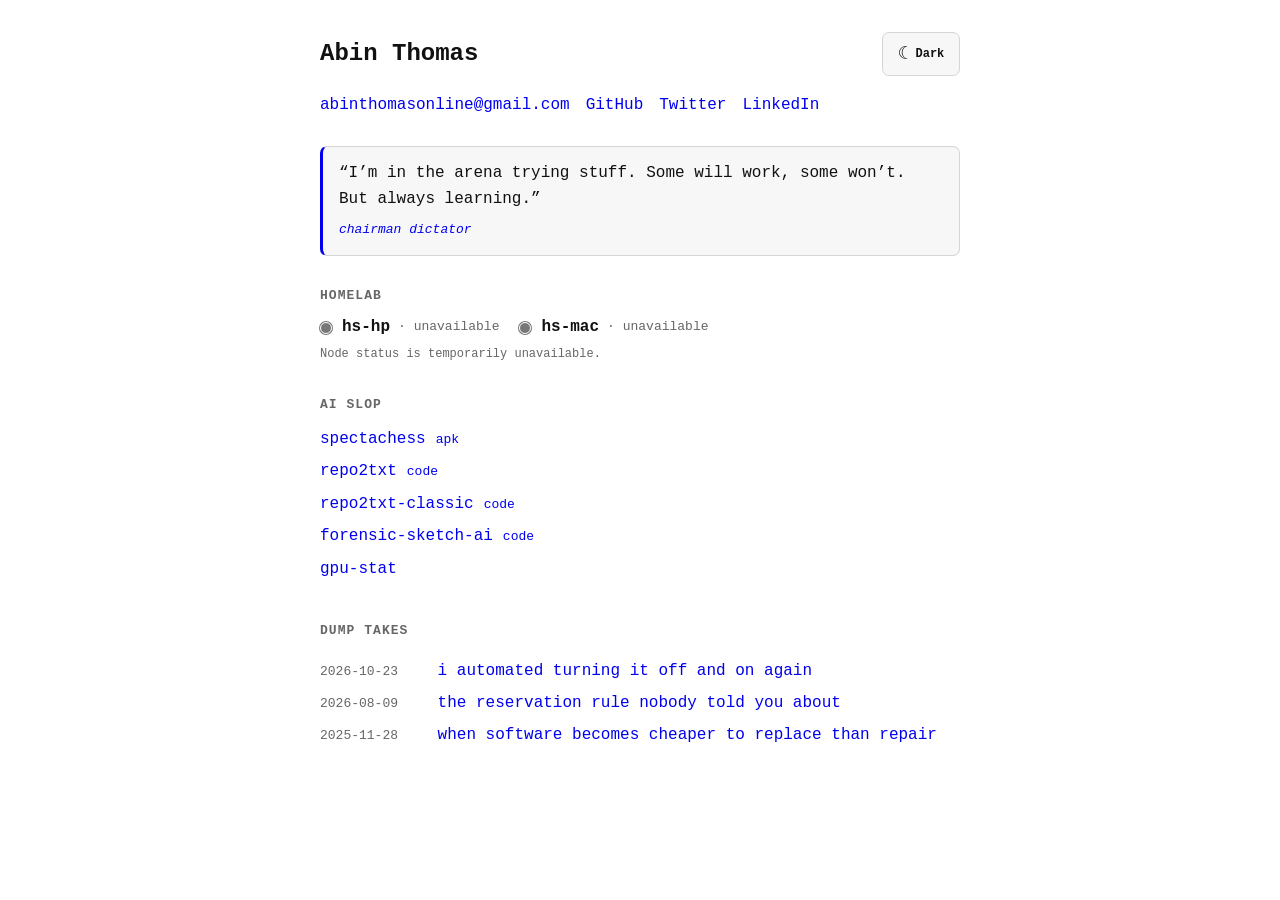
<file: index.html>
<!DOCTYPE html>
<html lang="en-IN">
<head>
  <meta charset="UTF-8">
  <meta name="viewport" content="width=device-width, initial-scale=1.0, viewport-fit=cover">
  <title>Abin Thomas | Projects and writing</title>
  <meta name="description" content="Projects and writing by Abin Thomas.">
  <meta name="author" content="Abin Thomas">
  <meta name="robots" content="index, follow">
  <meta name="theme-color" content="#ffffff">
  <link rel="canonical" href="https://abinthomas.in/">
  <link rel="shortcut icon" href="/favicon.ico">
  <link rel="icon" type="image/svg+xml" href="/favicon.svg">
  <link rel="icon" type="image/png" sizes="32x32" href="/favicon-32x32.png">
  <link rel="icon" type="image/png" sizes="16x16" href="/favicon-16x16.png">
  <link rel="apple-touch-icon" sizes="180x180" href="/apple-touch-icon.png">
  <link rel="manifest" href="/site.webmanifest">
  <link rel="stylesheet" href="/assets/css/site.css">

  <meta property="og:type" content="profile">
  <meta property="og:site_name" content="Abin Thomas">
  <meta property="og:title" content="Abin Thomas | Projects and writing">
  <meta property="og:description" content="Projects and writing by Abin Thomas.">
  <meta property="og:url" content="https://abinthomas.in/">
  <meta property="og:locale" content="en_IN">
  <meta property="og:image" content="https://abinthomas.in/images/og-abin-thomas.jpg">
  <meta property="og:image:type" content="image/jpeg">
  <meta property="og:image:width" content="1200">
  <meta property="og:image:height" content="630">
  <meta property="og:image:alt" content="A playful ink-blob mascot connecting modular software components">

  <meta name="twitter:card" content="summary_large_image">
  <meta name="twitter:title" content="Abin Thomas | Projects and writing">
  <meta name="twitter:description" content="Projects and writing by Abin Thomas.">
  <meta name="twitter:image" content="https://abinthomas.in/images/og-abin-thomas.jpg">
  <meta name="twitter:image:alt" content="A playful ink-blob mascot connecting modular software components">

  <script type="application/ld+json">
    {
      "@context": "https://schema.org",
      "@graph": [
        {
          "@type": "WebSite",
          "@id": "https://abinthomas.in/#website",
          "url": "https://abinthomas.in/",
          "name": "Abin Thomas",
          "description": "Projects and writing by Abin Thomas.",
          "image": "https://abinthomas.in/images/og-abin-thomas.jpg",
          "inLanguage": "en-IN"
        },
        {
          "@type": "Person",
          "@id": "https://abinthomas.in/#person",
          "name": "Abin Thomas",
          "url": "https://abinthomas.in/",
          "image": "https://abinthomas.in/images/og-abin-thomas.jpg",
          "email": "mailto:abinthomasonline@gmail.com",
          "sameAs": [
            "https://github.com/abinthomasonline/",
            "https://x.com/abintweeting",
            "https://www.linkedin.com/in/abinthomasonline/"
          ]
        }
      ]
    }
  </script>

  <script>
    (function () {
      var saved = null;
      try {
        saved = localStorage.getItem("theme");
      } catch (error) {
        saved = null;
      }
      var theme = saved === "dark" || saved === "light"
        ? saved
        : (window.matchMedia("(prefers-color-scheme: dark)").matches ? "dark" : "light");
      document.documentElement.classList.toggle("dark", theme === "dark");
    }());
  </script>

  <script async src="https://www.googletagmanager.com/gtag/js?id=G-705DZ6S6S2"></script>
  <script>
    window.dataLayer = window.dataLayer || [];
    function gtag(){window.dataLayer.push(arguments);}
    gtag("js", new Date());
    gtag("config", "G-705DZ6S6S2");
  </script>
</head>
<body>
  <header class="site-header">
    <div class="title-row">
      <h1 class="site-title">Abin Thomas</h1>
      <button class="theme-toggle" type="button" data-theme-toggle aria-label="Use dark theme" title="Use dark theme">
        <span data-theme-icon aria-hidden="true">☾</span>
        <span data-theme-label>Dark</span>
      </button>
    </div>

    <nav class="social-links" aria-label="Contact and profiles">
      <a class="email-link" href="mailto:abinthomasonline@gmail.com">abinthomasonline@gmail.com</a>
      <a rel="me noopener noreferrer" target="_blank" href="https://github.com/abinthomasonline/">GitHub</a>
      <a rel="me noopener noreferrer" target="_blank" href="https://x.com/abintweeting">Twitter</a>
      <a rel="me noopener noreferrer" target="_blank" href="https://www.linkedin.com/in/abinthomasonline/">LinkedIn</a>
    </nav>

    <blockquote class="site-quote">
      <p>“I’m in the arena trying stuff. Some will work, some won’t. But always learning.”</p>
      <footer><cite><a href="https://x.com/chamath/status/1693992134796603477" target="_blank" rel="noopener noreferrer">chairman dictator</a></cite></footer>
    </blockquote>
  </header>

  <main>
    <section class="site-section node-status" aria-labelledby="node-status-heading" data-node-status-root>
      <h2 class="section-title" id="node-status-heading">homelab</h2>
      <ul class="node-status-list" aria-label="Homelab node status">
        <li class="node-status-item" data-node-id="hs-hp" data-state="unknown">
          <span class="node-status-light" aria-hidden="true"></span>
          <span class="node-status-name">hs-hp</span>
          <span class="node-status-state" data-node-state>checking</span>
        </li>
        <li class="node-status-item" data-node-id="hs-mac" data-state="unknown">
          <span class="node-status-light" aria-hidden="true"></span>
          <span class="node-status-name">hs-mac</span>
          <span class="node-status-state" data-node-state>checking</span>
        </li>
      </ul>
      <p class="node-status-note">
        <span data-node-status-message role="status" aria-live="polite" aria-atomic="true">Checking node status…</span>
        <time data-node-status-updated hidden></time>
      </p>
      <noscript><p class="node-status-note">Node status requires JavaScript.</p></noscript>
    </section>

    <section class="site-section" aria-labelledby="projects-heading">
      <h2 class="section-title" id="projects-heading">ai slop</h2>
      <ul class="item-list">
        <li><a href="https://github.com/abinthomasonline/spectachess" target="_blank" rel="noopener noreferrer">spectachess</a><span class="item-actions"><a href="https://github.com/abinthomasonline/spectachess/releases/latest/download/SpectaChess.apk" target="_blank" rel="noopener noreferrer">apk</a></span></li>
        <li><a href="https://abinthomas.in/repo2txt/">repo2txt</a><span class="item-actions"><a href="https://github.com/abinthomasonline/repo2txt" target="_blank" rel="noopener noreferrer">code</a></span></li>
        <li><a href="https://repo2txt.simplebasedomain.com/" target="_blank" rel="noopener noreferrer">repo2txt-classic</a><span class="item-actions"><a href="https://github.com/abinthomasonline/repo2txt-classic" target="_blank" rel="noopener noreferrer">code</a></span></li>
        <li><a href="https://abinthomas.in/forensic-sketch-ai/">forensic-sketch-ai</a><span class="item-actions"><a href="https://github.com/abinthomasonline/forensic-sketch-ai" target="_blank" rel="noopener noreferrer">code</a></span></li>
        <li><a href="https://github.com/abinthomasonline/gpu-stat" target="_blank" rel="noopener noreferrer">gpu-stat</a></li>
      </ul>
    </section>

    <section class="site-section" aria-labelledby="takes-heading">
      <h2 class="section-title" id="takes-heading"><a href="/blog/">dump takes</a></h2>
      <ol class="post-list">
        <li><time datetime="2026-10-23">2026-10-23</time><a href="/blog/router-watchdog/">i automated turning it off and on again</a></li>
        <li><time datetime="2026-08-09">2026-08-09</time><a href="/blog/reservation-allocation/">the reservation rule nobody told you about</a></li>
        <li><time datetime="2025-11-28">2025-11-28</time><a href="/blog/software-repair-economy/">when software becomes cheaper to replace than repair</a></li>
      </ol>
    </section>
  </main>

  <script src="/assets/js/theme.js"></script>
  <script src="/assets/js/node-status.js"></script>
</body>
</html>
</file>
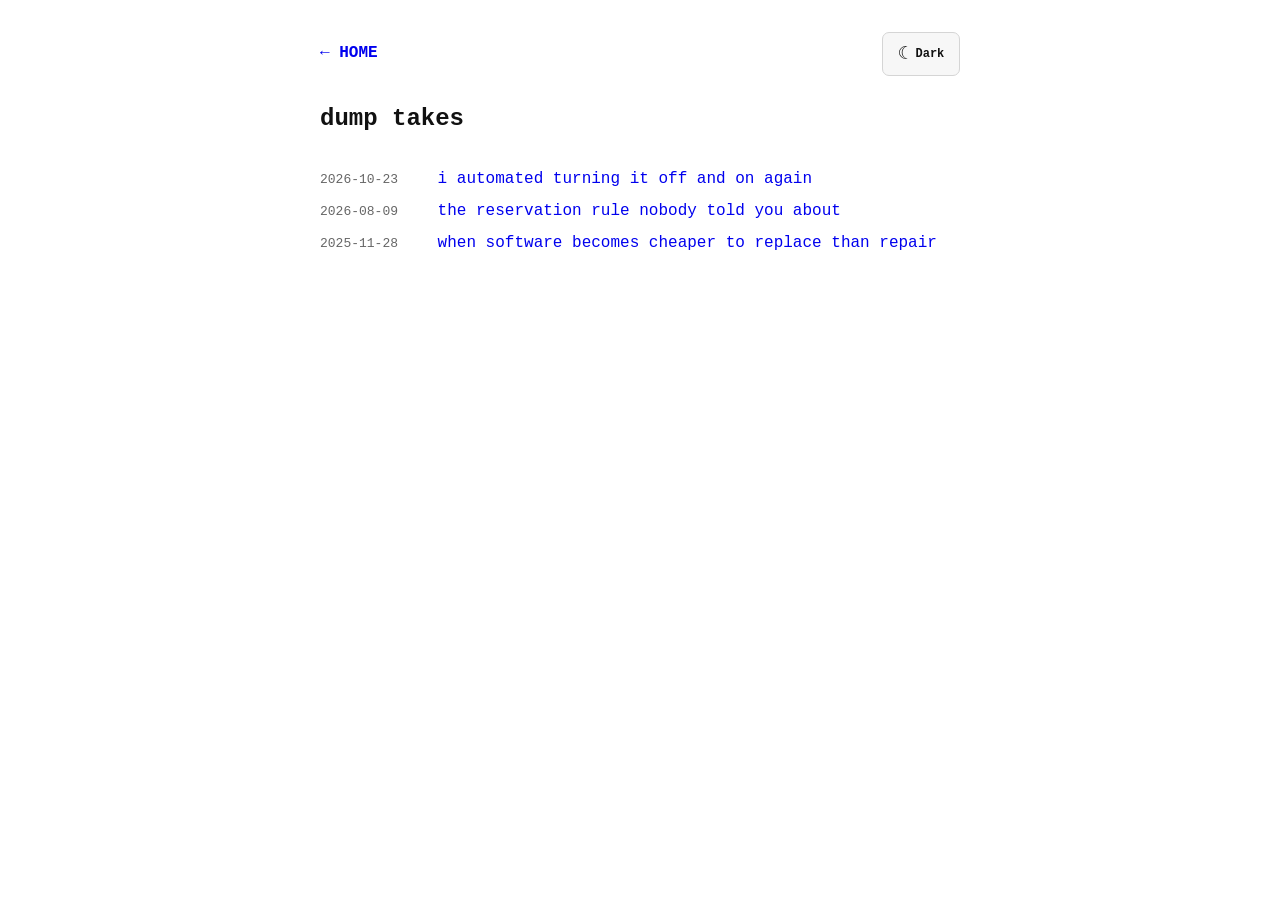
<file: blog/index.html>
<!DOCTYPE html>
<html lang="en-IN">
<head>
  <meta charset="UTF-8">
  <meta name="viewport" content="width=device-width, initial-scale=1.0, viewport-fit=cover">
  <title>Dump takes | Abin Thomas</title>
  <meta name="description" content="Writing by Abin Thomas.">
  <meta name="author" content="Abin Thomas">
  <meta name="robots" content="index, follow">
  <meta name="theme-color" content="#ffffff">
  <link rel="canonical" href="https://abinthomas.in/blog/">
  <link rel="shortcut icon" href="/favicon.ico">
  <link rel="icon" type="image/svg+xml" href="/favicon.svg">
  <link rel="stylesheet" href="/assets/css/site.css">
  <script>
    (function () {
      var saved = null;
      try {
        saved = localStorage.getItem("theme");
      } catch (error) {
        saved = null;
      }
      var theme = saved === "dark" || saved === "light"
        ? saved
        : (window.matchMedia("(prefers-color-scheme: dark)").matches ? "dark" : "light");
      document.documentElement.classList.toggle("dark", theme === "dark");
    }());
  </script>

  <script async src="https://www.googletagmanager.com/gtag/js?id=G-705DZ6S6S2"></script>
  <script>
    window.dataLayer = window.dataLayer || [];
    function gtag(){window.dataLayer.push(arguments);}
    gtag("js", new Date());
    gtag("config", "G-705DZ6S6S2");
  </script>
</head>
<body>
  <header>
    <div class="page-bar">
      <a class="home-link" href="/">← HOME</a>
      <button class="theme-toggle" type="button" data-theme-toggle aria-label="Use dark theme" title="Use dark theme">
        <span data-theme-icon aria-hidden="true">☾</span>
        <span data-theme-label>Dark</span>
      </button>
    </div>
    <h1 class="page-title">dump takes</h1>
  </header>

  <main class="site-section">
    <ol class="post-list">
      <li><time datetime="2026-10-23">2026-10-23</time><a href="/blog/router-watchdog/">i automated turning it off and on again</a></li>
      <li><time datetime="2026-08-09">2026-08-09</time><a href="/blog/reservation-allocation/">the reservation rule nobody told you about</a></li>
      <li><time datetime="2025-11-28">2025-11-28</time><a href="/blog/software-repair-economy/">when software becomes cheaper to replace than repair</a></li>
    </ol>
  </main>

  <script src="/assets/js/theme.js"></script>
</body>
</html>
</file>
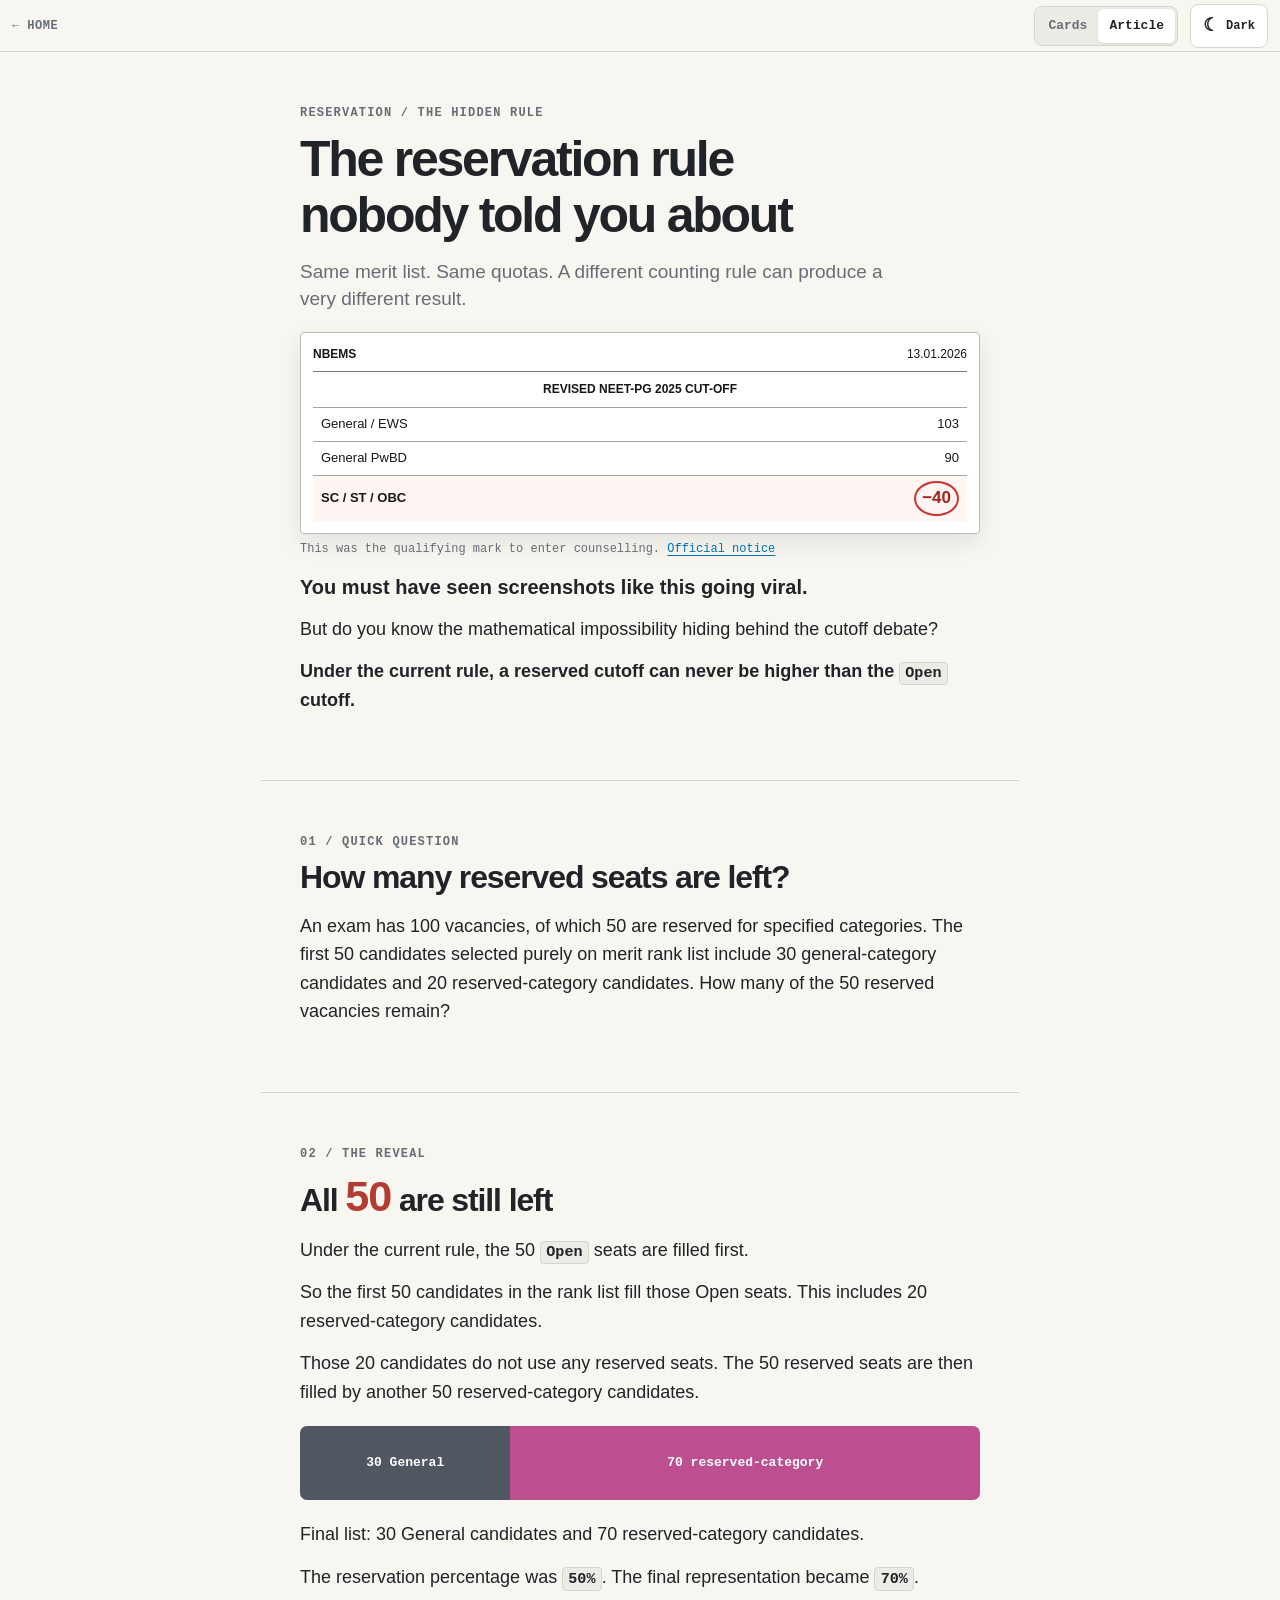
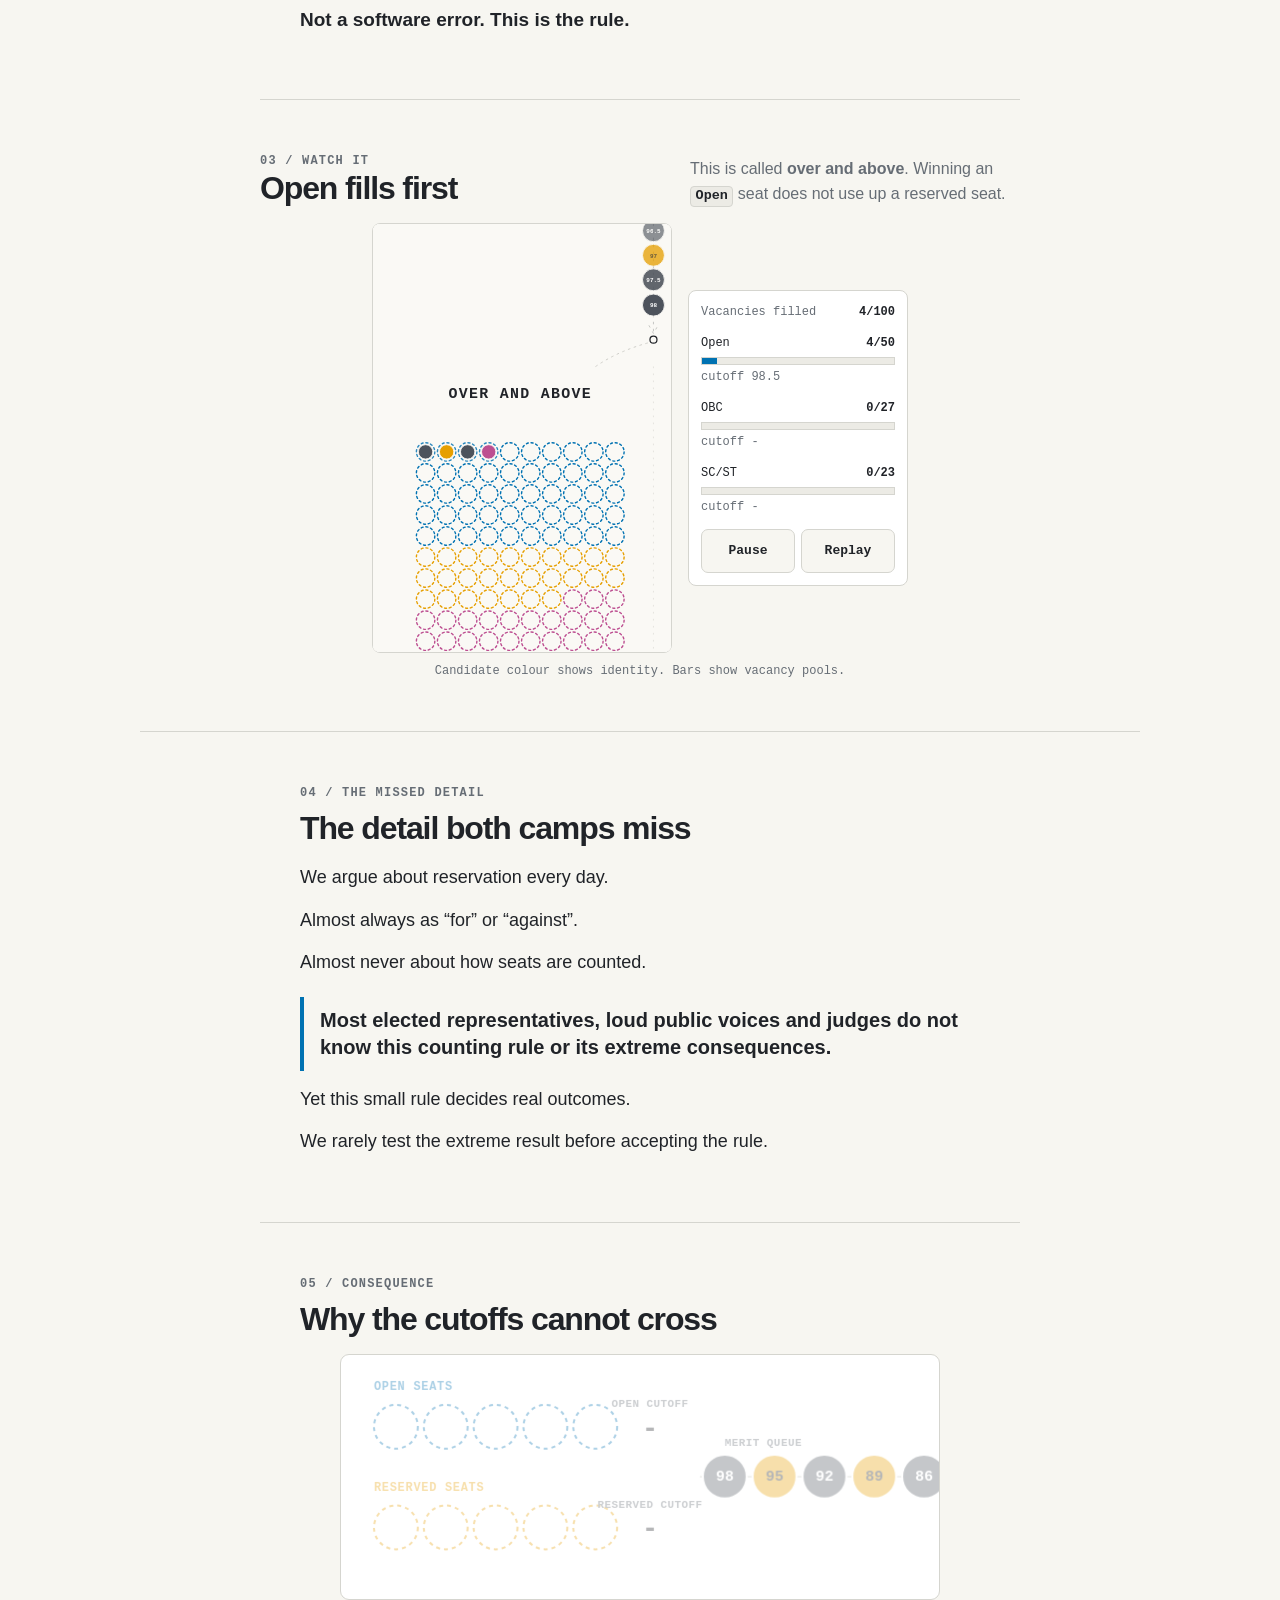
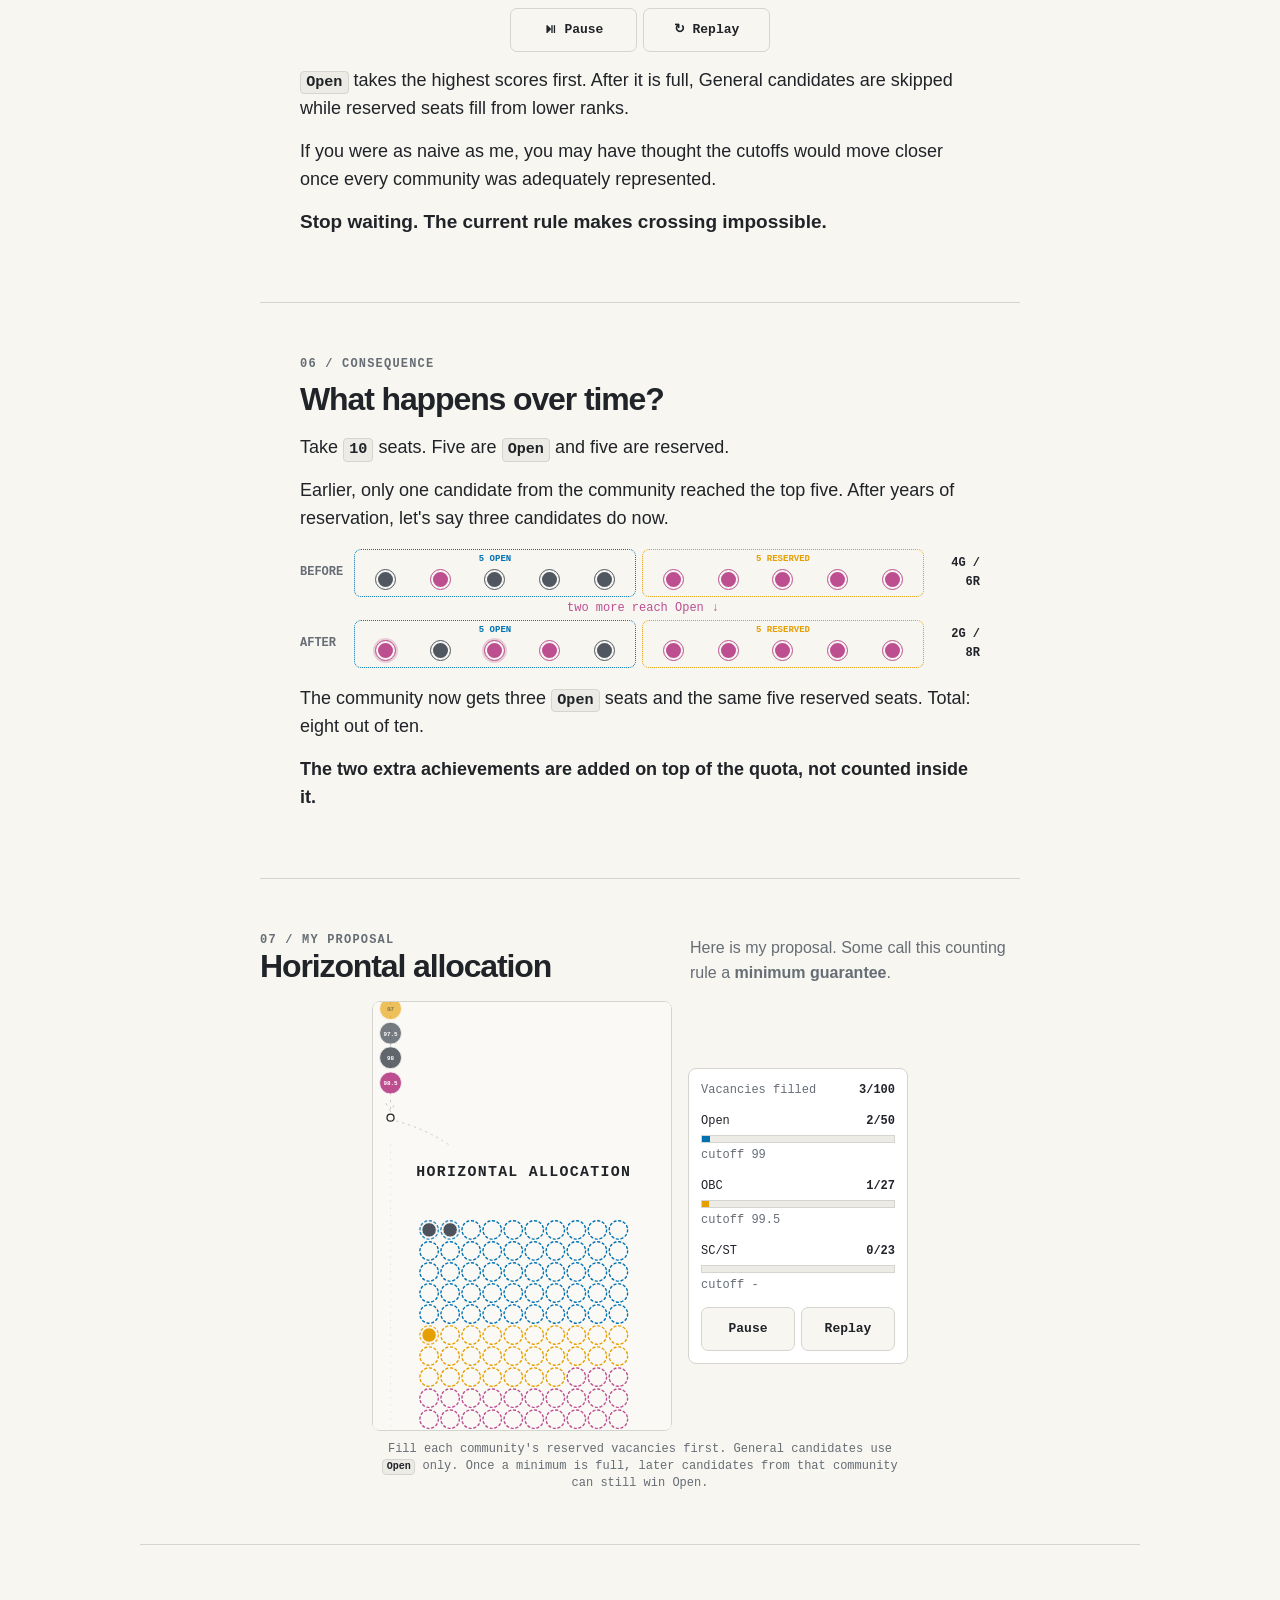
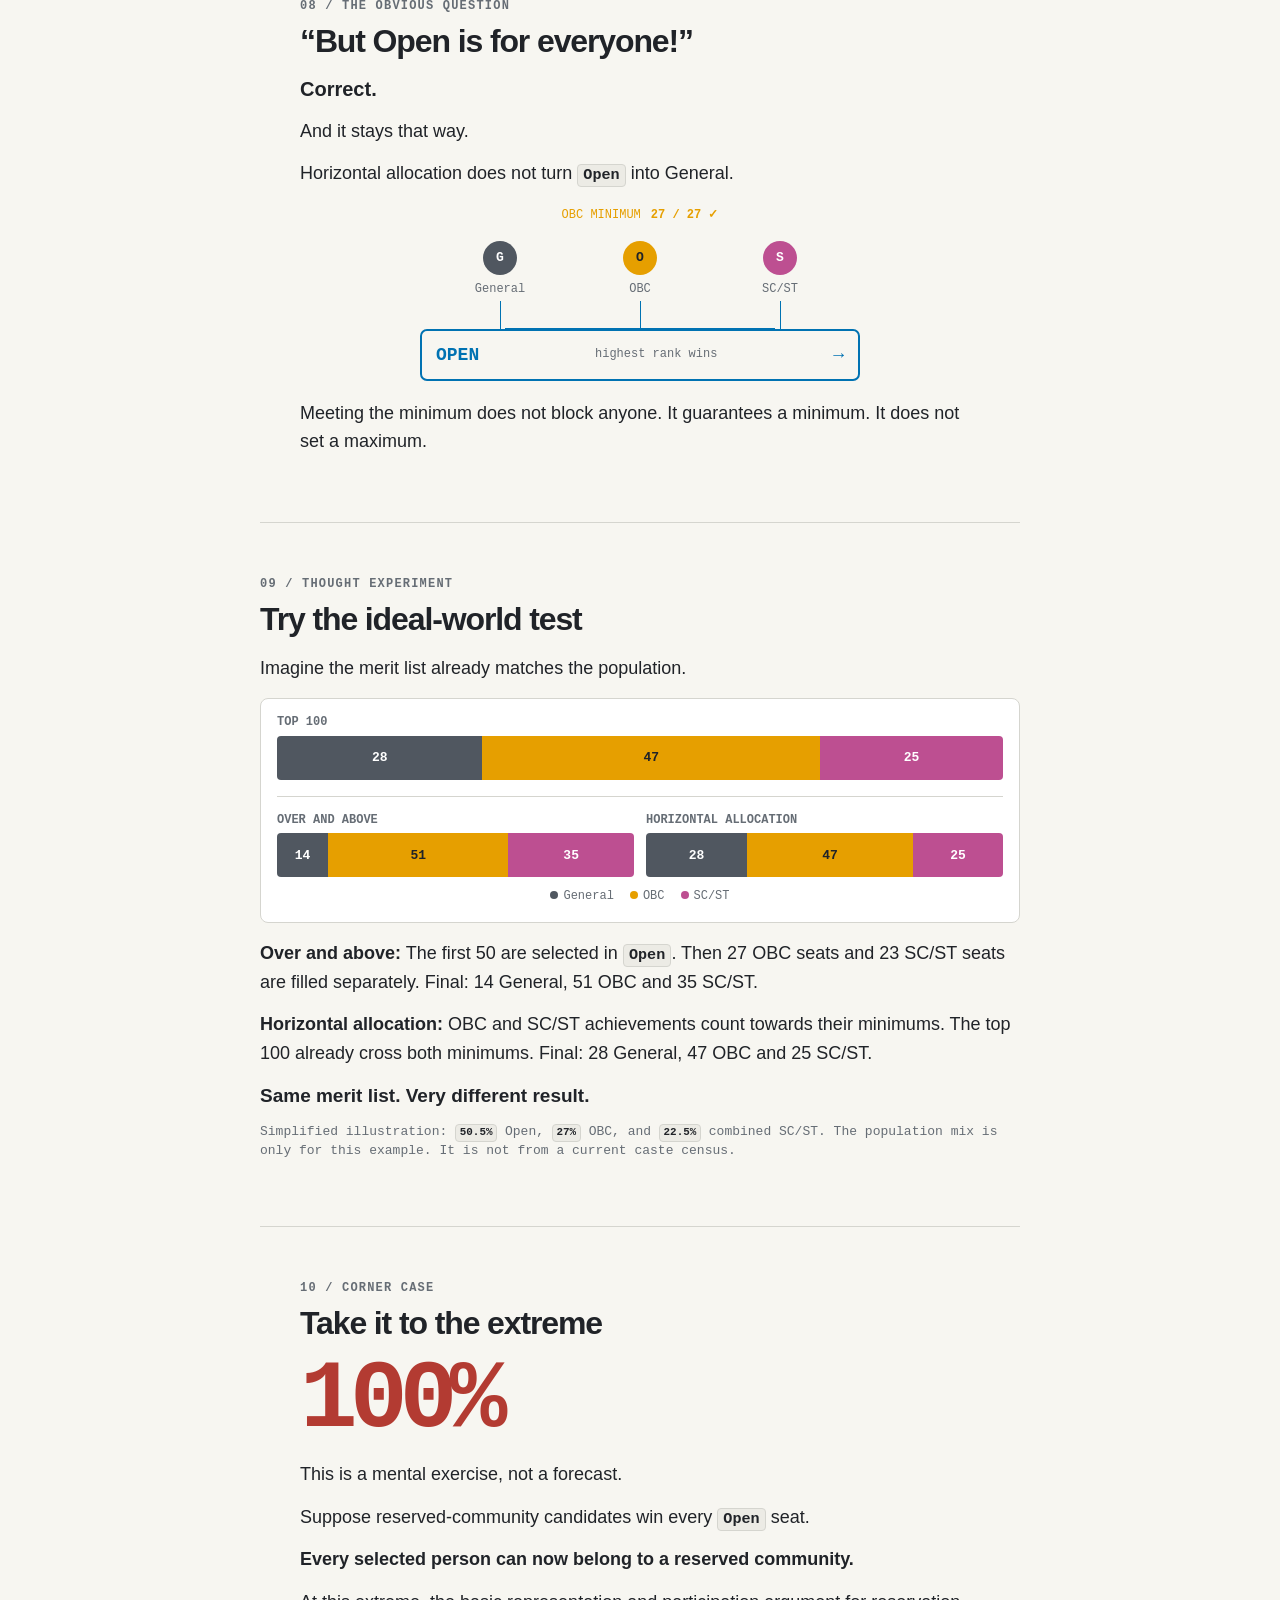
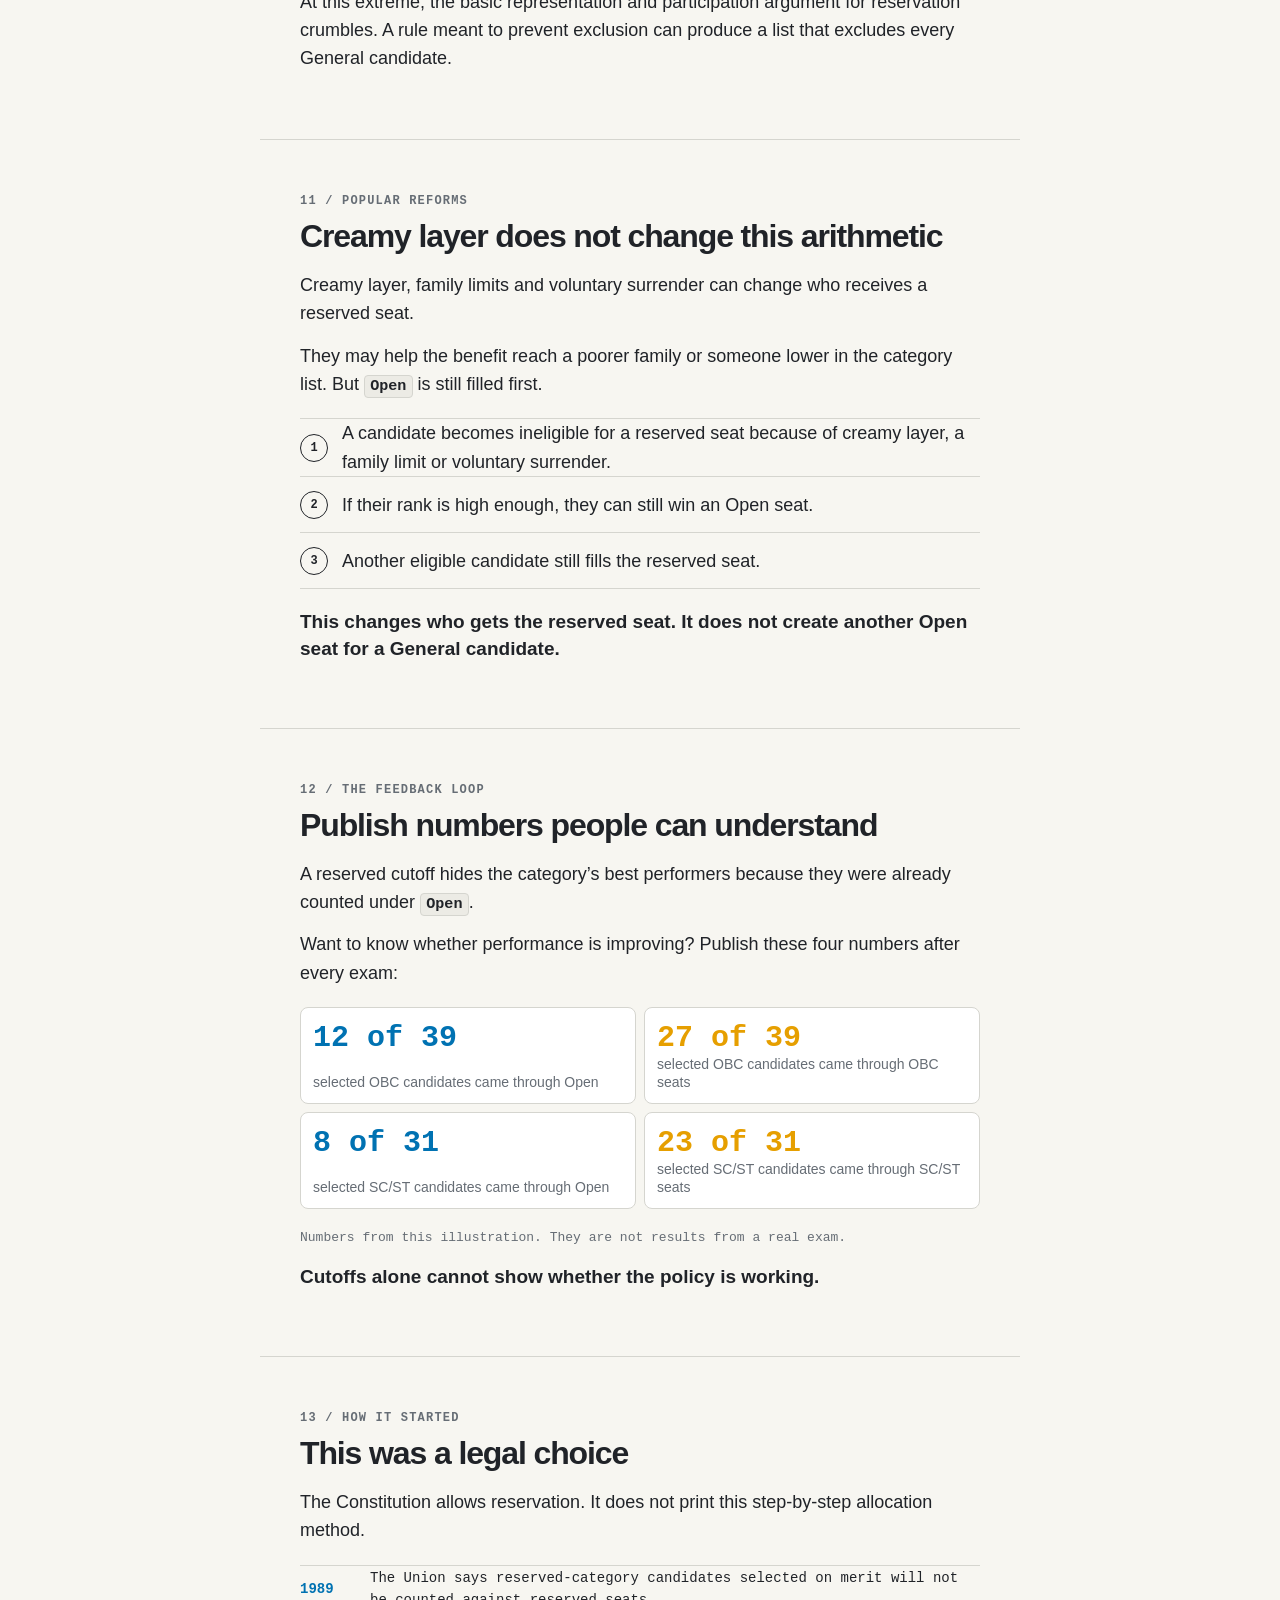
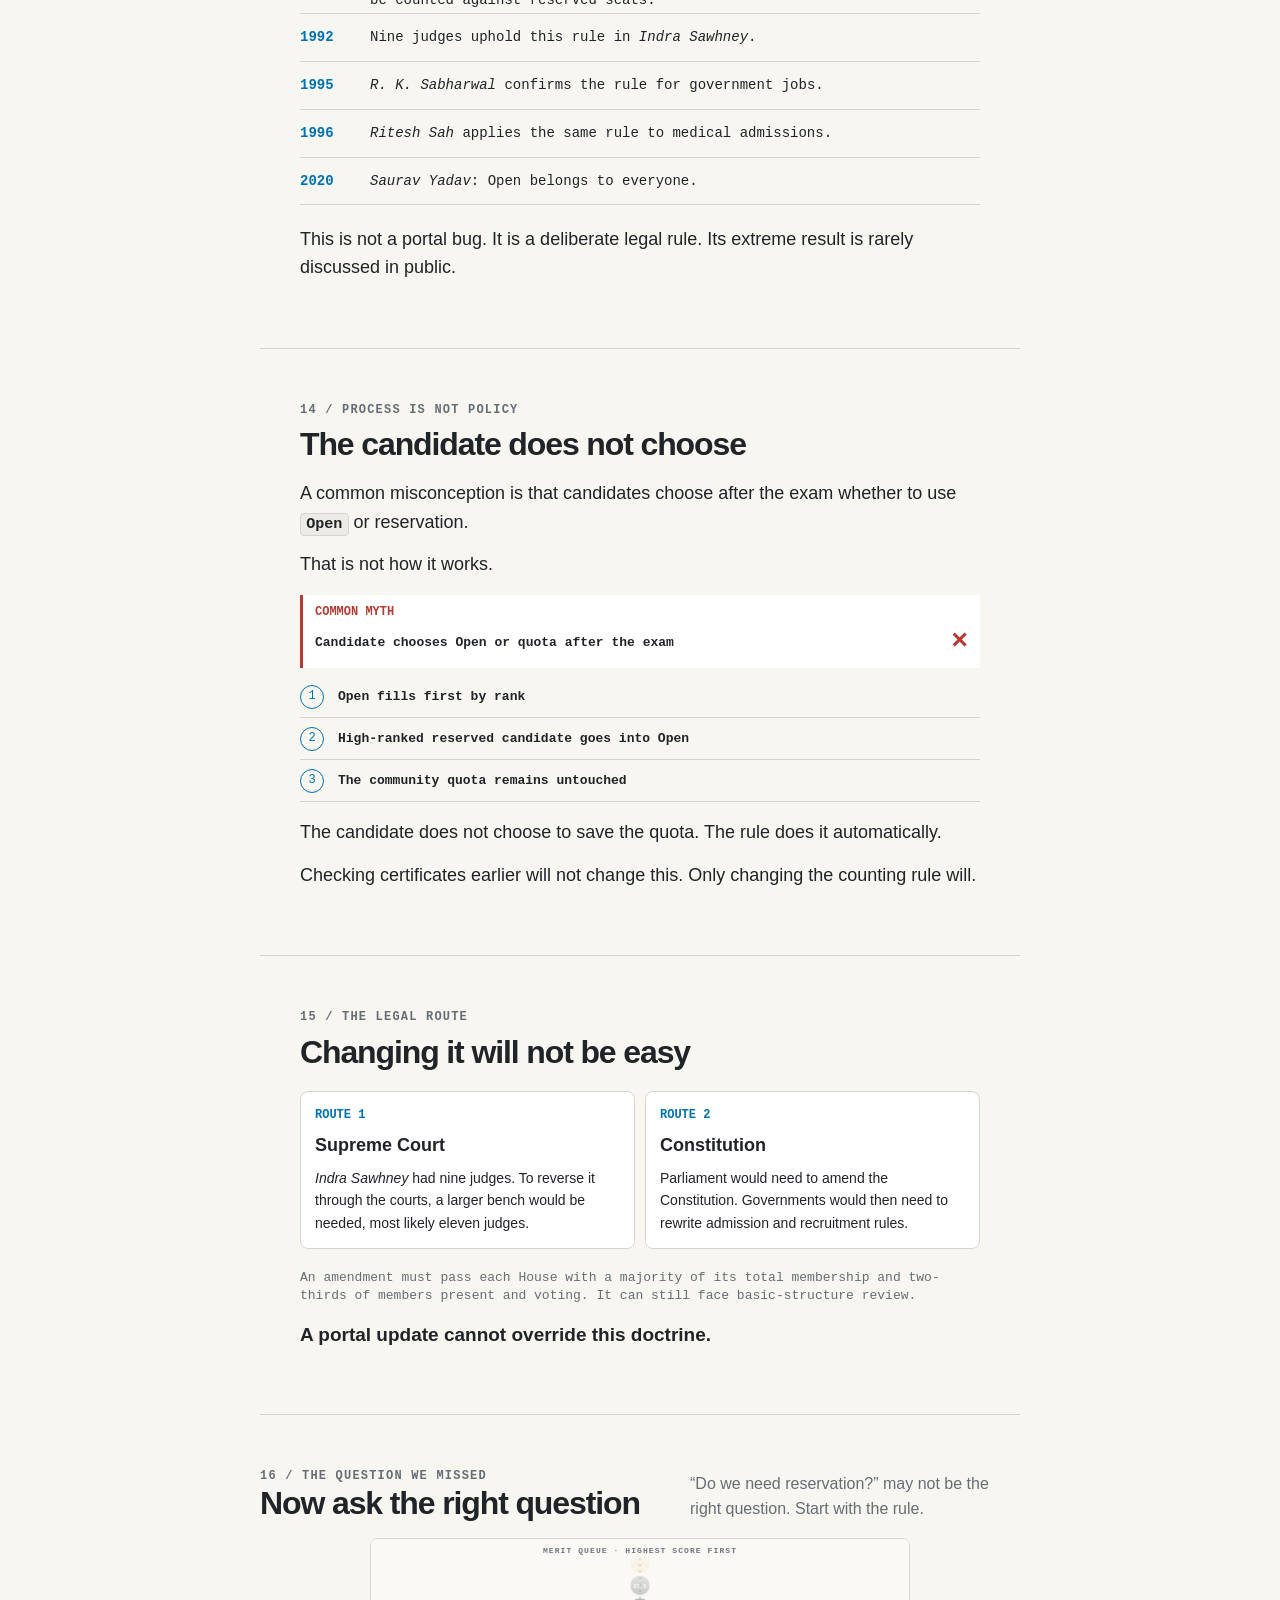
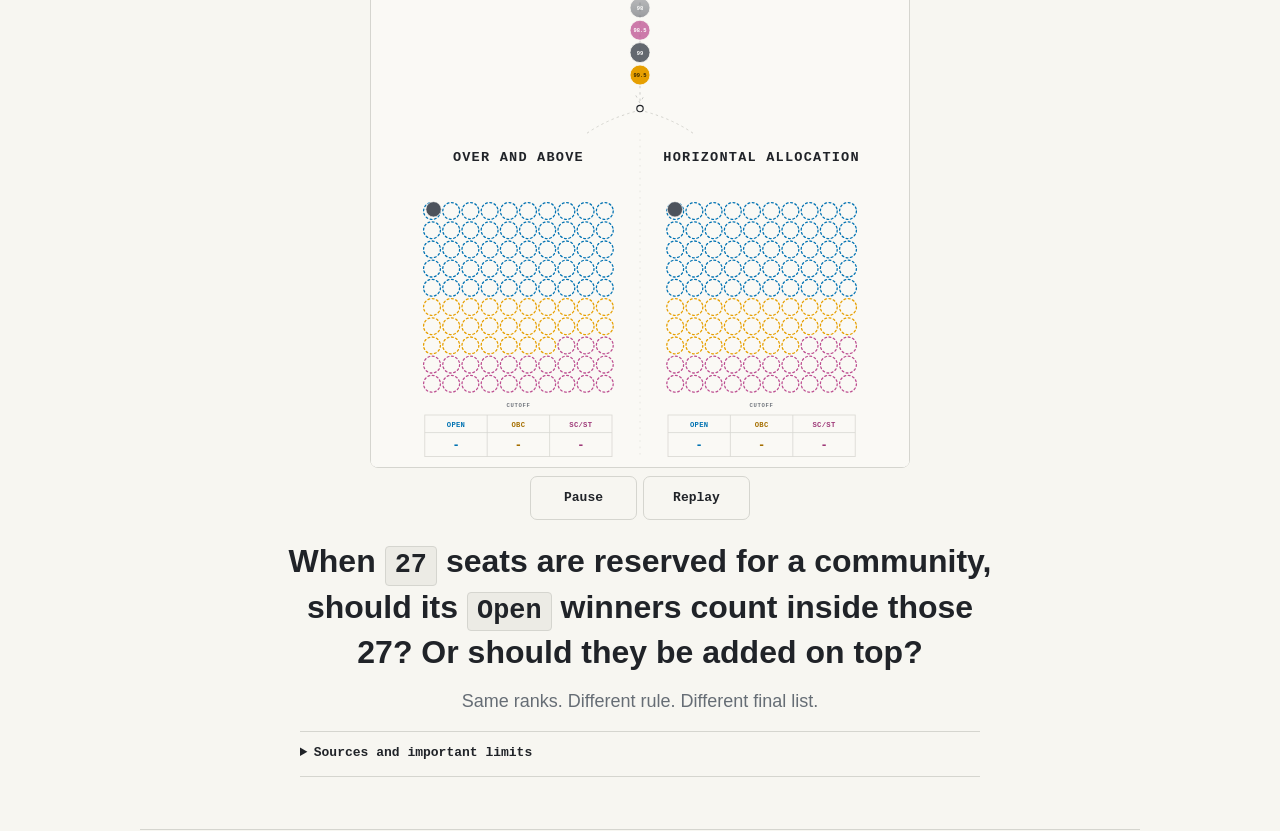
<file: blog/reservation-allocation/index.html>
<!DOCTYPE html>
<html lang="en-IN">
<head>
  <meta charset="UTF-8">
  <meta name="viewport" content="width=device-width, initial-scale=1.0, viewport-fit=cover">
  <title>The Reservation Rule Nobody Told You About | Abin Thomas</title>
  <meta name="description" content="Same merit list. Same quotas. A different counting rule can produce a very different result.">
  <meta name="author" content="Abin Thomas">
  <meta name="robots" content="index, follow">
  <meta name="theme-color" content="#f7f6f1">
  <link rel="canonical" href="https://abinthomas.in/blog/reservation-allocation/">
  <link rel="shortcut icon" href="/favicon.ico">
  <link rel="icon" type="image/svg+xml" href="/favicon.svg">
  <link rel="stylesheet" href="styles.css">

  <meta property="og:type" content="article">
  <meta property="og:site_name" content="Abin Thomas">
  <meta property="og:title" content="The Reservation Rule Nobody Told You About">
  <meta property="og:description" content="Same merit list. Same quotas. A different counting rule can produce a very different result.">
  <meta property="og:url" content="https://abinthomas.in/blog/reservation-allocation/">
  <meta property="og:locale" content="en_IN">
  <meta property="article:published_time" content="2026-08-09T00:00:00+05:30">

  <meta name="twitter:card" content="summary">
  <meta name="twitter:title" content="The Reservation Rule Nobody Told You About">
  <meta name="twitter:description" content="Same merit list. Same quotas. A different counting rule can produce a very different result.">

  <script type="application/ld+json">
    {
      "@context": "https://schema.org",
      "@type": "BlogPosting",
      "headline": "The Reservation Rule Nobody Told You About",
      "description": "Same merit list. Same quotas. A different counting rule can produce a very different result.",
      "datePublished": "2026-08-09T00:00:00+05:30",
      "author": {
        "@type": "Person",
        "name": "Abin Thomas",
        "url": "https://abinthomas.in/"
      },
      "mainEntityOfPage": "https://abinthomas.in/blog/reservation-allocation/"
    }
  </script>
  <script>
    (function () {
      var root = document.documentElement;
      var savedTheme;
      root.classList.add("js");
      try {
        savedTheme = localStorage.getItem("theme");
      } catch (error) {
        savedTheme = null;
      }
      var initialTheme = savedTheme === "dark" || savedTheme === "light"
        ? savedTheme
        : (window.matchMedia("(prefers-color-scheme: dark)").matches ? "dark" : "light");
      root.classList.toggle("dark", initialTheme === "dark");
    }());
  </script>

  <script async src="https://www.googletagmanager.com/gtag/js?id=G-705DZ6S6S2"></script>
  <script>
    window.dataLayer = window.dataLayer || [];
    function gtag(){window.dataLayer.push(arguments);}
    gtag("js", new Date());
    gtag("config", "G-705DZ6S6S2");
  </script>
</head>
<body>
  <header class="reader-toolbar">
    <a class="brand" href="/" aria-label="Back to homepage">← HOME</a>

    <div class="mode-switch" role="group" aria-label="Reading mode">
      <button type="button" data-set-mode="cards" aria-pressed="false" title="One idea at a time">Cards</button>
      <button type="button" data-set-mode="article" aria-pressed="false" title="Read as one page">Article</button>
    </div>

    <button class="theme-toggle" id="themeToggle" type="button" aria-label="Use dark theme" title="Use dark theme">
      <span data-theme-icon aria-hidden="true">☾</span>
      <span data-theme-label>Dark</span>
    </button>
  </header>

  <main class="reader-main">
    <article
      class="story-deck"
      id="storyDeck"
      aria-label="The reservation rule nobody told you about"
      aria-roledescription="carousel"
    >
      <section class="story-card cover-card" id="seen-this" data-title="Seen this screenshot?">
        <div class="card-inner">
          <p class="card-kicker">RESERVATION / THE HIDDEN RULE</p>
          <h1>The reservation rule nobody told you about</h1>
          <p class="deck-copy">Same merit list. Same quotas. A different counting rule can produce a very different result.</p>

          <figure class="notice-shot">
            <div class="notice-paper" role="img" aria-label="Recreated NEET-PG 2025 notice showing a revised qualifying score of minus 40 out of 800 for SC, ST and OBC candidates">
              <div class="notice-head"><b>NBEMS</b><span>13.01.2026</span></div>
              <p>REVISED NEET-PG 2025 CUT-OFF</p>
              <div class="notice-row"><span>General / EWS</span><span>103</span></div>
              <div class="notice-row"><span>General PwBD</span><span>90</span></div>
              <div class="notice-row notice-focus"><b>SC / ST / OBC</b><mark>−40</mark></div>
            </div>
            <figcaption>
              This was the qualifying mark to enter counselling. <a href="https://www.natboard.edu.in/viewNotice.php?NBE=NlZON01lQnErVzZvRXJoM2s1dHBXZz09" target="_blank" rel="noopener noreferrer">Official notice</a>
            </figcaption>
          </figure>

          <p class="lead">You must have seen screenshots like this going viral.</p>
          <p>But do you know the mathematical impossibility hiding behind the cutoff debate?</p>
          <p><strong>Under the current rule, a reserved cutoff can never be higher than the <code>Open</code> cutoff.</strong></p>
          <p class="swipe-hint">You are going to learn something new today. Swipe left. →</p>
        </div>
      </section>

      <section class="story-card" id="puzzle" data-title="How many reserved seats remain?">
        <div class="card-inner narrow-card">
          <p class="card-kicker">01 / QUICK QUESTION</p>
          <h2>How many reserved seats are left?</h2>
          <p class="puzzle-copy">An exam has 100 vacancies, of which 50 are reserved for specified categories. The first 50 candidates selected purely on merit rank list include 30 general-category candidates and 20 reserved-category candidates. How many of the 50 reserved vacancies remain?</p>
        </div>
      </section>

      <section class="story-card answer-card" id="answer" data-title="All 50 are still left">
        <div class="card-inner narrow-card">
          <p class="card-kicker">02 / THE REVEAL</p>
          <h2>All <span class="accent-number">50</span> are still left</h2>
          <p>Under the current rule, the 50 <code>Open</code> seats are filled first.</p>
          <p>So the first 50 candidates in the rank list fill those Open seats. This includes 20 reserved-category candidates.</p>
          <p>Those 20 candidates do not use any reserved seats. The 50 reserved seats are then filled by another 50 reserved-category candidates.</p>

          <div class="result-strip" role="img" aria-label="The final list contains 30 General candidates and 70 reserved-category candidates">
            <span class="general-result">30 General</span>
            <span class="reserved-result">70 reserved-category</span>
          </div>

          <p>Final list: 30 General candidates and 70 reserved-category candidates.</p>
          <p>The reservation percentage was <code>50%</code>. The final representation became <code>70%</code>.</p>
          <p class="strong-line">Not a software error. This is the rule.</p>
        </div>
      </section>

      <section class="story-card visual-card" id="over-and-above" data-title="The current rule">
        <div class="card-inner">
          <div class="visual-heading">
            <div>
              <p class="card-kicker">03 / WATCH IT</p>
              <h2>Open fills first</h2>
            </div>
            <p>This is called <strong>over and above</strong>. Winning an <code>Open</code> seat does not use up a reserved seat.</p>
          </div>

          <div class="animation-layout">
            <div class="animation-shell portrait-shell">
              <iframe
                class="animation-frame portrait-frame"
                data-animation-frame
                data-src="/blog/reservation-allocation/animation/index.html?view=oa&amp;compact=1&amp;controls=0&amp;speed=1.5"
                title="Over-and-above allocation animation"
              ></iframe>
            </div>

            <aside class="vacancy-panel" data-progress-view="oa">
              <div class="vacancy-heading">
                <span>Vacancies filled</span>
                <strong><span data-total>0</span>/100</strong>
              </div>

              <div class="vacancy-row" data-pool="open" data-capacity="50">
                <div><span>Open</span><b><span data-count>0</span>/50</b></div>
                <div class="vacancy-track"><span data-fill class="fill-open"></span></div>
                <small>cutoff <span data-cutoff>-</span></small>
              </div>
              <div class="vacancy-row" data-pool="obc" data-capacity="27">
                <div><span>OBC</span><b><span data-count>0</span>/27</b></div>
                <div class="vacancy-track"><span data-fill class="fill-obc"></span></div>
                <small>cutoff <span data-cutoff>-</span></small>
              </div>
              <div class="vacancy-row" data-pool="scst" data-capacity="23">
                <div><span>SC/ST</span><b><span data-count>0</span>/23</b></div>
                <div class="vacancy-track"><span data-fill class="fill-scst"></span></div>
                <small>cutoff <span data-cutoff>-</span></small>
              </div>

              <div class="animation-controls">
                <button type="button" data-animation-action="toggle">Pause</button>
                <button type="button" data-animation-action="replay">Replay</button>
              </div>
            </aside>
          </div>

          <p class="visual-note">Candidate colour shows identity. Bars show vacancy pools.</p>
        </div>
      </section>

      <section class="story-card" id="missed-detail" data-title="The detail both camps miss">
        <div class="card-inner narrow-card">
          <p class="card-kicker">04 / THE MISSED DETAIL</p>
          <h2>The detail both camps miss</h2>
          <p>We argue about reservation every day.</p>
          <p>Almost always as “for” or “against”.</p>
          <p>Almost never about how seats are counted.</p>

          <blockquote>Most elected representatives, loud public voices and judges do not know this counting rule or its extreme consequences.</blockquote>

          <p>Yet this small rule decides real outcomes.</p>
          <p>We rarely test the extreme result before accepting the rule.</p>
        </div>
      </section>

      <section class="story-card" id="cutoff-gap" data-title="Why cutoffs cannot cross">
        <div class="card-inner narrow-card">
          <p class="card-kicker">05 / CONSEQUENCE</p>
          <h2>Why the cutoffs cannot cross</h2>

          <div class="cutoff-demo" data-cutoff-demo>
            <svg class="cutoff-demo__stage" viewBox="0 0 600 245" role="img" aria-labelledby="cutoffDemoTitle cutoffDemoDescription">
              <title id="cutoffDemoTitle">Open seats fill before reserved seats</title>
              <desc id="cutoffDemoDescription">Twelve candidates arrive in merit order. Five Open seats fill first with both General and reserved-category candidates, ending at cutoff 86. General scores 83 and 77 are then discarded while five reserved-category candidates fill the reserved seats, ending at cutoff 65.</desc>
              <g class="cutoff-demo__scene" data-cutoff-demo-scene>
                <text x="33" y="35" class="cutoff-demo__row-label cutoff-demo__row-label--open">OPEN SEATS</text>
                <g data-cutoff-demo-seats="open"></g>
                <text x="33" y="136" class="cutoff-demo__row-label cutoff-demo__row-label--reserved">RESERVED SEATS</text>
                <g data-cutoff-demo-seats="reserved"></g>

                <text x="310" y="52" text-anchor="middle" class="cutoff-demo__cutoff-label">OPEN CUTOFF</text>
                <text x="310" y="82" text-anchor="middle" class="cutoff-demo__cutoff-value cutoff-demo__cutoff-value--open" data-cutoff-demo-open-cutoff>-</text>
                <text x="310" y="153" text-anchor="middle" class="cutoff-demo__cutoff-label">RESERVED CUTOFF</text>
                <text x="310" y="183" text-anchor="middle" class="cutoff-demo__cutoff-value cutoff-demo__cutoff-value--reserved" data-cutoff-demo-reserved-cutoff>-</text>

                <text x="385" y="91" class="cutoff-demo__queue-label">MERIT QUEUE</text>
                <line x1="360" y1="122" x2="594" y2="122" class="cutoff-demo__queue-line"></line>
                <g data-cutoff-demo-candidates></g>
              </g>
            </svg>
            <div class="animation-controls cutoff-demo__controls">
              <button type="button" data-cutoff-demo-action="toggle" aria-label="Pause cutoff animation"><span aria-hidden="true">⏯</span> <span data-cutoff-demo-control-label>Pause</span></button>
              <button type="button" data-cutoff-demo-action="replay">↻ Replay</button>
            </div>
            <p class="visually-hidden" data-cutoff-demo-status>Allocation ready.</p>
          </div>

          <p><code>Open</code> takes the highest scores first. After it is full, General candidates are skipped while reserved seats fill from lower ranks.</p>
          <p>If you were as naive as me, you may have thought the cutoffs would move closer once every community was adequately represented.</p>
          <p class="strong-line">Stop waiting. The current rule makes crossing impossible.</p>
        </div>
      </section>

      <section class="story-card" id="performance" data-title="What happens over time?">
        <div class="card-inner narrow-card">
          <p class="card-kicker">06 / CONSEQUENCE</p>
          <h2>What happens over time?</h2>
          <p>Take <code>10</code> seats. Five are <code>Open</code> and five are reserved.</p>
          <p>Earlier, only one candidate from the community reached the top five. After years of reservation, let's say three candidates do now.</p>

          <div class="seat-progress" role="img" aria-label="Before, Open has four General and one reserved-category candidate, followed by five reserved seats. After improvement, Open has two General and three reserved-category candidates, followed by the same five reserved seats.">
            <div class="seat-progress-row">
              <small>BEFORE</small>
              <div class="seat-groups">
                <div class="seat-group open-group"><span class="seat-group-label">5 OPEN</span><i class="person-dot general-dot"></i><i class="person-dot reserved-dot"></i><i class="person-dot general-dot"></i><i class="person-dot general-dot"></i><i class="person-dot general-dot"></i></div>
                <div class="seat-group reserved-group"><span class="seat-group-label">5 RESERVED</span><i class="person-dot reserved-dot"></i><i class="person-dot reserved-dot"></i><i class="person-dot reserved-dot"></i><i class="person-dot reserved-dot"></i><i class="person-dot reserved-dot"></i></div>
              </div>
              <strong>4G / 6R</strong>
            </div>
            <div class="seat-progress-arrow"><span>two more reach Open</span><b>↓</b></div>
            <div class="seat-progress-row improved-row">
              <small>AFTER</small>
              <div class="seat-groups">
                <div class="seat-group open-group"><span class="seat-group-label">5 OPEN</span><i class="person-dot reserved-dot improved-dot"></i><i class="person-dot general-dot"></i><i class="person-dot reserved-dot improved-dot"></i><i class="person-dot reserved-dot"></i><i class="person-dot general-dot"></i></div>
                <div class="seat-group reserved-group"><span class="seat-group-label">5 RESERVED</span><i class="person-dot reserved-dot"></i><i class="person-dot reserved-dot"></i><i class="person-dot reserved-dot"></i><i class="person-dot reserved-dot"></i><i class="person-dot reserved-dot"></i></div>
              </div>
              <strong>2G / 8R</strong>
            </div>
          </div>

          <p>The community now gets three <code>Open</code> seats and the same five reserved seats. Total: eight out of ten.</p>
          <p><strong>The two extra achievements are added on top of the quota, not counted inside it.</strong></p>
        </div>
      </section>

      <section class="story-card visual-card" id="minimum-guarantee" data-title="My proposal">
        <div class="card-inner">
          <div class="visual-heading">
            <div>
              <p class="card-kicker">07 / MY PROPOSAL</p>
              <h2>Horizontal allocation</h2>
            </div>
            <p>Here is my proposal. Some call this counting rule a <strong>minimum guarantee</strong>.</p>
          </div>

          <div class="animation-layout">
            <div class="animation-shell portrait-shell">
              <iframe
                class="animation-frame portrait-frame"
                data-animation-frame
                data-src="/blog/reservation-allocation/animation/index.html?view=mg&amp;compact=1&amp;controls=0&amp;speed=1.5"
                title="Horizontal-allocation animation"
              ></iframe>
            </div>

            <aside class="vacancy-panel" data-progress-view="mg">
              <div class="vacancy-heading">
                <span>Vacancies filled</span>
                <strong><span data-total>0</span>/100</strong>
              </div>

              <div class="vacancy-row" data-pool="open" data-capacity="50">
                <div><span>Open</span><b><span data-count>0</span>/50</b></div>
                <div class="vacancy-track"><span data-fill class="fill-open"></span></div>
                <small>cutoff <span data-cutoff>-</span></small>
              </div>
              <div class="vacancy-row" data-pool="obc" data-capacity="27">
                <div><span>OBC</span><b><span data-count>0</span>/27</b></div>
                <div class="vacancy-track"><span data-fill class="fill-obc"></span></div>
                <small>cutoff <span data-cutoff>-</span></small>
              </div>
              <div class="vacancy-row" data-pool="scst" data-capacity="23">
                <div><span>SC/ST</span><b><span data-count>0</span>/23</b></div>
                <div class="vacancy-track"><span data-fill class="fill-scst"></span></div>
                <small>cutoff <span data-cutoff>-</span></small>
              </div>

              <div class="animation-controls">
                <button type="button" data-animation-action="toggle">Pause</button>
                <button type="button" data-animation-action="replay">Replay</button>
              </div>
            </aside>
          </div>

          <p class="visual-note">Fill each community's reserved vacancies first. General candidates use <code>Open</code> only. Once a minimum is full, later candidates from that community can still win Open.</p>
        </div>
      </section>

      <section class="story-card open-card" id="open-for-all" data-title="Open stays open">
        <div class="card-inner narrow-card">
          <p class="card-kicker">08 / THE OBVIOUS QUESTION</p>
          <h2>“But Open is for everyone!”</h2>
          <p class="big-answer">Correct.</p>
          <p>And it stays that way.</p>
          <p>Horizontal allocation does not turn <code>Open</code> into General.</p>

          <div class="open-gate" role="img" aria-label="After the OBC minimum reaches 27 of 27, General, OBC and SC ST candidates can all continue to compete for Open seats.">
            <div class="minimum-met"><span>OBC MINIMUM</span><strong>27 / 27 ✓</strong></div>
            <div class="gate-candidates">
              <span class="gate-general"><i>G</i><small>General</small></span>
              <span class="gate-obc"><i>O</i><small>OBC</small></span>
              <span class="gate-scst"><i>S</i><small>SC/ST</small></span>
            </div>
            <div class="gate-lines" aria-hidden="true"><span></span><span></span><span></span></div>
            <div class="open-lane"><strong>OPEN</strong><span>highest rank wins</span><b>→</b></div>
          </div>

          <p>Meeting the minimum does not block anyone. It guarantees a minimum. It does not set a maximum.</p>
        </div>
      </section>

      <section class="story-card" id="ideal-world" data-title="The ideal-world test">
        <div class="card-inner">
          <p class="card-kicker">09 / THOUGHT EXPERIMENT</p>
          <h2>Try the ideal-world test</h2>
          <p>Imagine the merit list already matches the population.</p>

          <div class="composition-visual">
            <div class="composition-row">
              <small>TOP 100</small>
              <div class="stacked-bar" aria-label="28 General, 47 OBC, 25 SC ST">
                <span class="seg-general" style="--share:28.3">28</span>
                <span class="seg-obc" style="--share:46.5">47</span>
                <span class="seg-scst" style="--share:25.2">25</span>
              </div>
            </div>
            <div class="composition-split">
              <div>
                <small>OVER AND ABOVE</small>
                <div class="stacked-bar" aria-label="14 General, 51 OBC, 35 SC ST">
                  <span class="seg-general" style="--share:14.3">14</span>
                  <span class="seg-obc" style="--share:50.5">51</span>
                  <span class="seg-scst" style="--share:35.2">35</span>
                </div>
              </div>
              <div>
                <small>HORIZONTAL ALLOCATION</small>
                <div class="stacked-bar" aria-label="28 General, 47 OBC, 25 SC ST">
                  <span class="seg-general" style="--share:28.3">28</span>
                  <span class="seg-obc" style="--share:46.5">47</span>
                  <span class="seg-scst" style="--share:25.2">25</span>
                </div>
              </div>
            </div>
            <div class="composition-key"><span>General</span><span>OBC</span><span>SC/ST</span></div>
          </div>

          <p><strong>Over and above:</strong> The first 50 are selected in <code>Open</code>. Then 27 OBC seats and 23 SC/ST seats are filled separately. Final: 14 General, 51 OBC and 35 SC/ST.</p>
          <p><strong>Horizontal allocation:</strong> OBC and SC/ST achievements count towards their minimums. The top 100 already cross both minimums. Final: 28 General, 47 OBC and 25 SC/ST.</p>
          <p class="strong-line">Same merit list. Very different result.</p>
          <p class="fine-print article-only">Simplified illustration: <code>50.5%</code> Open, <code>27%</code> OBC, and <code>22.5%</code> combined SC/ST. The population mix is only for this example. It is not from a current caste census.</p>
        </div>
      </section>

      <section class="story-card extreme-card" id="extreme" data-title="Take it to the extreme">
        <div class="card-inner narrow-card">
          <p class="card-kicker">10 / CORNER CASE</p>
          <h2>Take it to the extreme</h2>
          <div class="hundred-mark">100%</div>
          <p>This is a mental exercise, not a forecast.</p>
          <p>Suppose reserved-community candidates win every <code>Open</code> seat.</p>
          <p><strong>Every selected person can now belong to a reserved community.</strong></p>
          <p>At this extreme, the basic representation and participation argument for reservation crumbles. A rule meant to prevent exclusion can produce a list that excludes every General candidate.</p>
        </div>
      </section>

      <section class="story-card" id="creamy-layer" data-title="Creamy layer and Open">
        <div class="card-inner narrow-card">
          <p class="card-kicker">11 / POPULAR REFORMS</p>
          <h2>Creamy layer does not change this arithmetic</h2>
          <p>Creamy layer, family limits and voluntary surrender can change who receives a reserved seat.</p>
          <p>They may help the benefit reach a poorer family or someone lower in the category list. But <code>Open</code> is still filled first.</p>

          <div class="three-step">
            <div><b>1</b><span>A candidate becomes ineligible for a reserved seat because of creamy layer, a family limit or voluntary surrender.</span></div>
            <div><b>2</b><span>If their rank is high enough, they can still win an Open seat.</span></div>
            <div><b>3</b><span>Another eligible candidate still fills the reserved seat.</span></div>
          </div>

          <p class="strong-line">This changes who gets the reserved seat. It does not create another Open seat for a General candidate.</p>
        </div>
      </section>

      <section class="story-card" id="missing-number" data-title="Publish useful numbers">
        <div class="card-inner narrow-card">
          <p class="card-kicker">12 / THE FEEDBACK LOOP</p>
          <h2>Publish numbers people can understand</h2>
          <p>A reserved cutoff hides the category’s best performers because they were already counted under <code>Open</code>.</p>
          <p>Want to know whether performance is improving? Publish these four numbers after every exam:</p>

          <div class="metric-grid example-metrics">
            <div><strong>12 of 39</strong><span>selected OBC candidates came through Open</span></div>
            <div><strong>27 of 39</strong><span>selected OBC candidates came through OBC seats</span></div>
            <div><strong>8 of 31</strong><span>selected SC/ST candidates came through Open</span></div>
            <div><strong>23 of 31</strong><span>selected SC/ST candidates came through SC/ST seats</span></div>
          </div>

          <p class="fine-print">Numbers from this illustration. They are not results from a real exam.</p>
          <p class="strong-line">Cutoffs alone cannot show whether the policy is working.</p>
        </div>
      </section>

      <section class="story-card" id="legal-choice" data-title="This was a legal choice">
        <div class="card-inner narrow-card">
          <p class="card-kicker">13 / HOW IT STARTED</p>
          <h2>This was a legal choice</h2>
          <p>The Constitution allows reservation. It does not print this step-by-step allocation method.</p>

          <ol class="mini-timeline">
            <li><time>1989</time><span>The Union says reserved-category candidates selected on merit will not be counted against reserved seats.</span></li>
            <li><time>1992</time><span>Nine judges uphold this rule in <i>Indra Sawhney</i>.</span></li>
            <li class="article-only"><time>1995</time><span><i>R. K. Sabharwal</i> confirms the rule for government jobs.</span></li>
            <li><time>1996</time><span><i>Ritesh Sah</i> applies the same rule to medical admissions.</span></li>
            <li class="article-only"><time>2020</time><span><i>Saurav Yadav</i>: Open belongs to everyone.</span></li>
          </ol>

          <p>This is not a portal bug. It is a deliberate legal rule. Its extreme result is rarely discussed in public.</p>
        </div>
      </section>

      <section class="story-card" id="certificates" data-title="The candidate does not choose">
        <div class="card-inner narrow-card">
          <p class="card-kicker">14 / PROCESS IS NOT POLICY</p>
          <h2>The candidate does not choose</h2>
          <p>A common misconception is that candidates choose after the exam whether to use <code>Open</code> or reservation.</p>
          <p>That is not how it works.</p>

          <div class="allocation-reality" role="img" aria-label="The system fills Open first, automatically places every sufficiently high-ranked candidate there, and leaves the complete reserved pool to be filled later.">
            <div class="allocation-myth"><small>COMMON MYTH</small><strong>Candidate chooses Open or quota after the exam</strong><b>✕</b></div>
            <ol>
              <li><span>1</span><strong>Open fills first by rank</strong></li>
              <li><span>2</span><strong>High-ranked reserved candidate goes into Open</strong></li>
              <li><span>3</span><strong>The community quota remains untouched</strong></li>
            </ol>
          </div>

          <p>The candidate does not choose to save the quota. The rule does it automatically.</p>
          <p>Checking certificates earlier will not change this. Only changing the counting rule will.</p>
        </div>
      </section>

      <section class="story-card" id="change" data-title="Changing it will not be easy">
        <div class="card-inner narrow-card">
          <p class="card-kicker">15 / THE LEGAL ROUTE</p>
          <h2>Changing it will not be easy</h2>

          <div class="route-grid">
            <div>
              <small>ROUTE 1</small>
              <strong>Supreme Court</strong>
              <p><i>Indra Sawhney</i> had nine judges. To reverse it through the courts, a larger bench would be needed, most likely eleven judges.</p>
            </div>
            <div>
              <small>ROUTE 2</small>
              <strong>Constitution</strong>
              <p>Parliament would need to amend the Constitution. Governments would then need to rewrite admission and recruitment rules.</p>
            </div>
          </div>

          <p class="fine-print article-only">An amendment must pass each House with a majority of its total membership and two-thirds of members present and voting. It can still face basic-structure review.</p>
          <p class="strong-line">A portal update cannot override this doctrine.</p>
        </div>
      </section>

      <section class="story-card final-card visual-card" id="right-question" data-title="Ask the right question">
        <div class="card-inner">
          <div class="visual-heading final-heading">
            <div>
              <p class="card-kicker">16 / THE QUESTION WE MISSED</p>
              <h2>Now ask the right question</h2>
            </div>
            <p>“Do we need reservation?” may not be the right question. Start with the rule.</p>
          </div>

          <div class="animation-shell compare-shell">
            <iframe
              class="animation-frame compare-frame"
              data-animation-frame
              data-src="/blog/reservation-allocation/animation/index.html?view=compare&amp;compact=1&amp;controls=0&amp;speed=1.5"
              title="Over-and-above and horizontal allocation compared"
            ></iframe>
          </div>
          <div class="animation-controls compare-controls">
            <button type="button" data-animation-action="toggle">Pause</button>
            <button type="button" data-animation-action="replay">Replay</button>
          </div>

          <blockquote class="final-question">When <code>27</code> seats are reserved for a community, should its <code>Open</code> winners count inside those 27? Or should they be added on top?</blockquote>
          <p class="closing-copy">Same ranks. Different rule. Different final list.</p>

          <details class="sources-panel">
            <summary>Sources and important limits</summary>
            <div>
              <p><strong>Two cutoffs:</strong> the NEET-PG image is a counselling-eligibility cutoff. The maths here is about the last score used to fill a vacancy pool from one common merit list.</p>
              <p><strong>Open is not General:</strong> General describes a candidate. Open describes a seat that any eligible candidate can win.</p>
              <p><strong>Naming:</strong> horizontal reservations usually cover cross-cutting groups such as women or persons with disabilities. This proposal borrows their minimum-counting method for vertical caste categories.</p>
              <p><strong>Simplified animation:</strong> SC and ST are combined; EWS, preferences, rounds, relaxations and state rules are omitted.</p>
              <ul>
                <li><a href="https://documents.doptcirculars.nic.in/D2/D02adm/Chapter-08.pdf" target="_blank" rel="noopener noreferrer">DoPT archive: 22 May 1989 instruction</a></li>
                <li><a href="https://api.sci.gov.in/supremecourt/2015/12301/12301_2015_12_1502_35291_Judgement_28-Apr-2022.pdf" target="_blank" rel="noopener noreferrer">Supreme Court: key <i>Indra Sawhney</i> and <i>R. K. Sabharwal</i> passages</a></li>
                <li><a href="https://api.sci.gov.in/jonew/judis/15988.pdf" target="_blank" rel="noopener noreferrer">Supreme Court: <i>Ritesh R. Sah</i></a></li>
                <li><a href="https://api.sci.gov.in/jonew/judis/41069.pdf" target="_blank" rel="noopener noreferrer">Supreme Court: <i>Samta Aandolan Samiti</i></a></li>
                <li><a href="https://api.sci.gov.in/supremecourt/2019/44789/44789_2019_34_1501_25207_Judgement_18-Dec-2020.pdf" target="_blank" rel="noopener noreferrer">Supreme Court: <i>Saurav Yadav</i></a></li>
                <li><a href="https://www.ideasforindia.in/topics/governance/design-choices-for-implementing-affirmative-action" target="_blank" rel="noopener noreferrer">Ashutosh Thakur: design choices for affirmative action</a></li>
                <li><a href="https://arxiv.org/abs/2305.11758" target="_blank" rel="noopener noreferrer">Aygün and Turhan: over-and-above implementation</a></li>
              </ul>
            </div>
          </details>
        </div>
      </section>
    </article>
  </main>

  <nav class="deck-nav" aria-label="Story cards">
    <div class="deck-progress" aria-hidden="true"><span id="deckProgressFill"></span></div>
    <button type="button" id="previousCard" aria-label="Previous card">←</button>
    <div class="deck-status">
      <span id="cardCount">01 / 17</span>
      <strong id="cardTitle">Seen this screenshot?</strong>
      <span class="card-scroll-cue" id="cardScrollCue" aria-hidden="true">Scroll ↓</span>
    </div>
    <button type="button" id="nextCard" aria-label="Next card">→</button>
  </nav>

  <p class="visually-hidden" id="cardAnnouncement" aria-live="polite"></p>
  <script src="article.js"></script>
  <script src="cutoff-demo.js"></script>
</body>
</html>
</file>
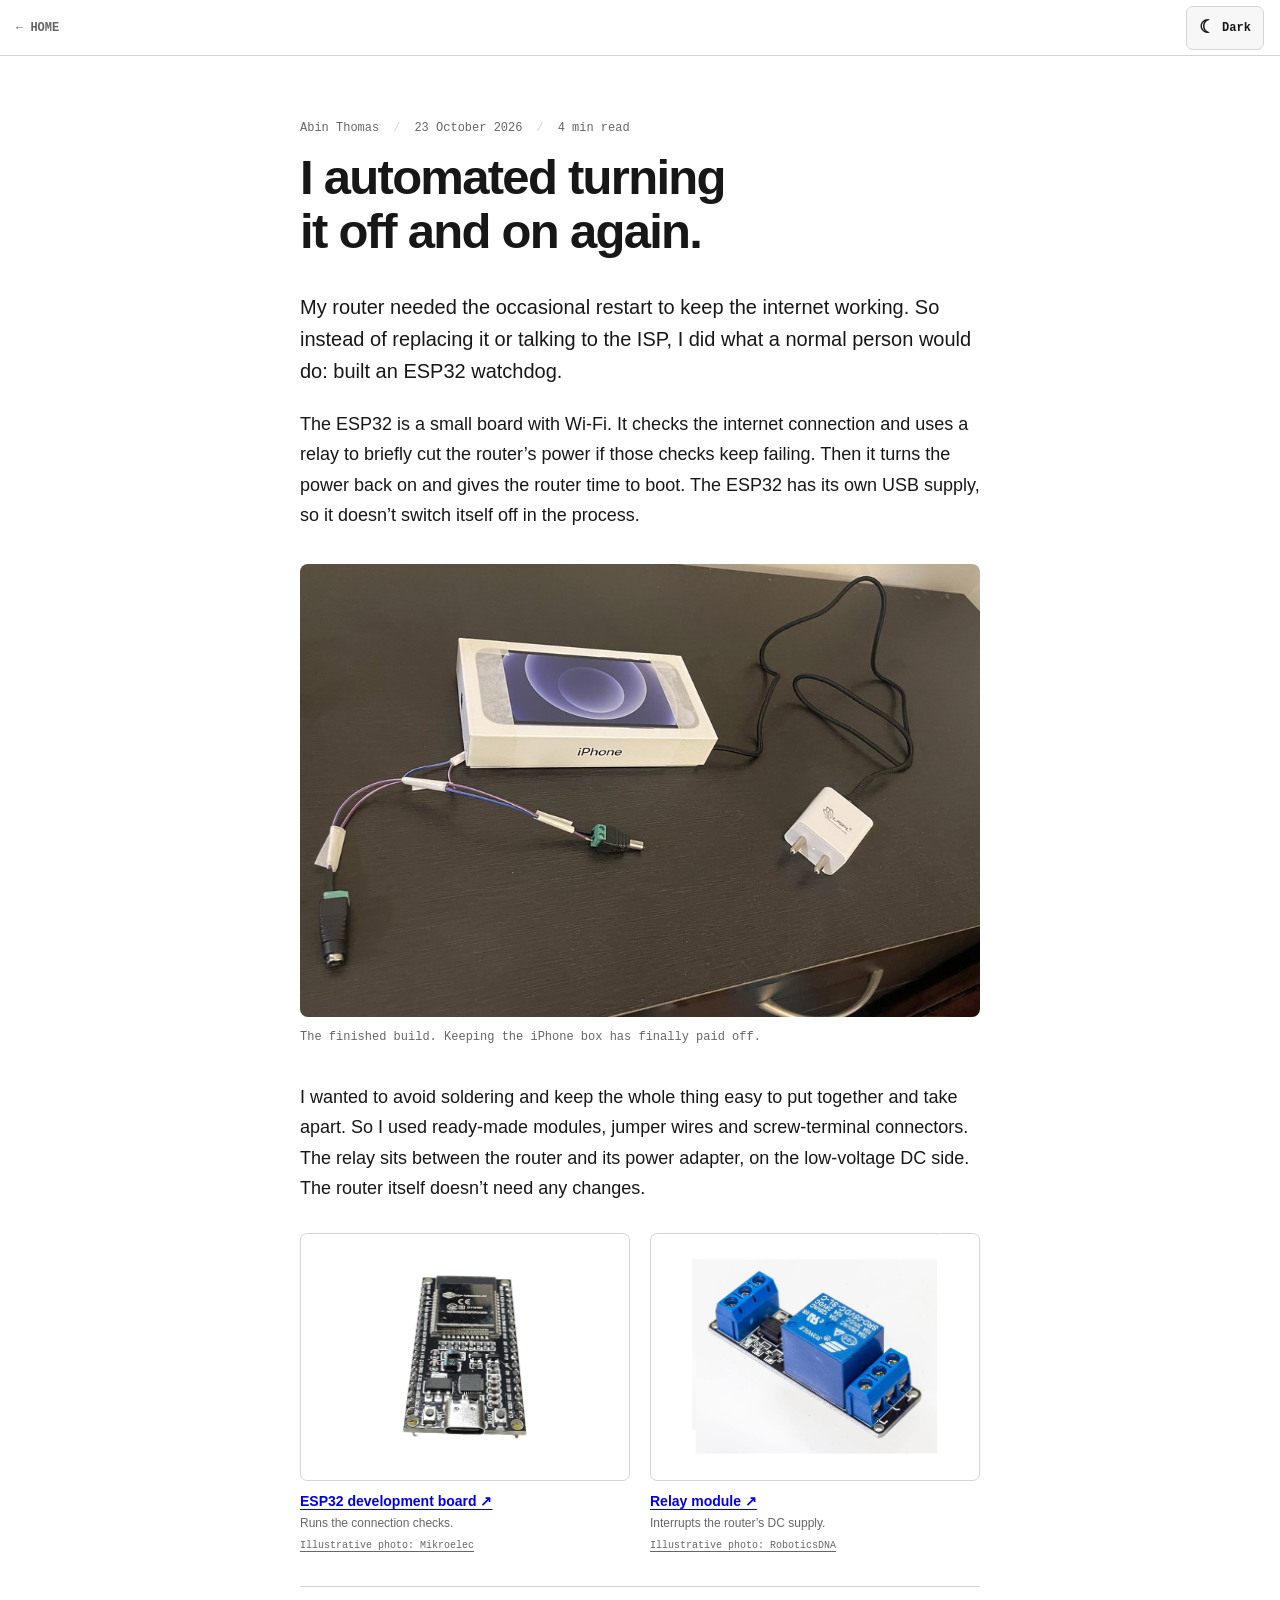
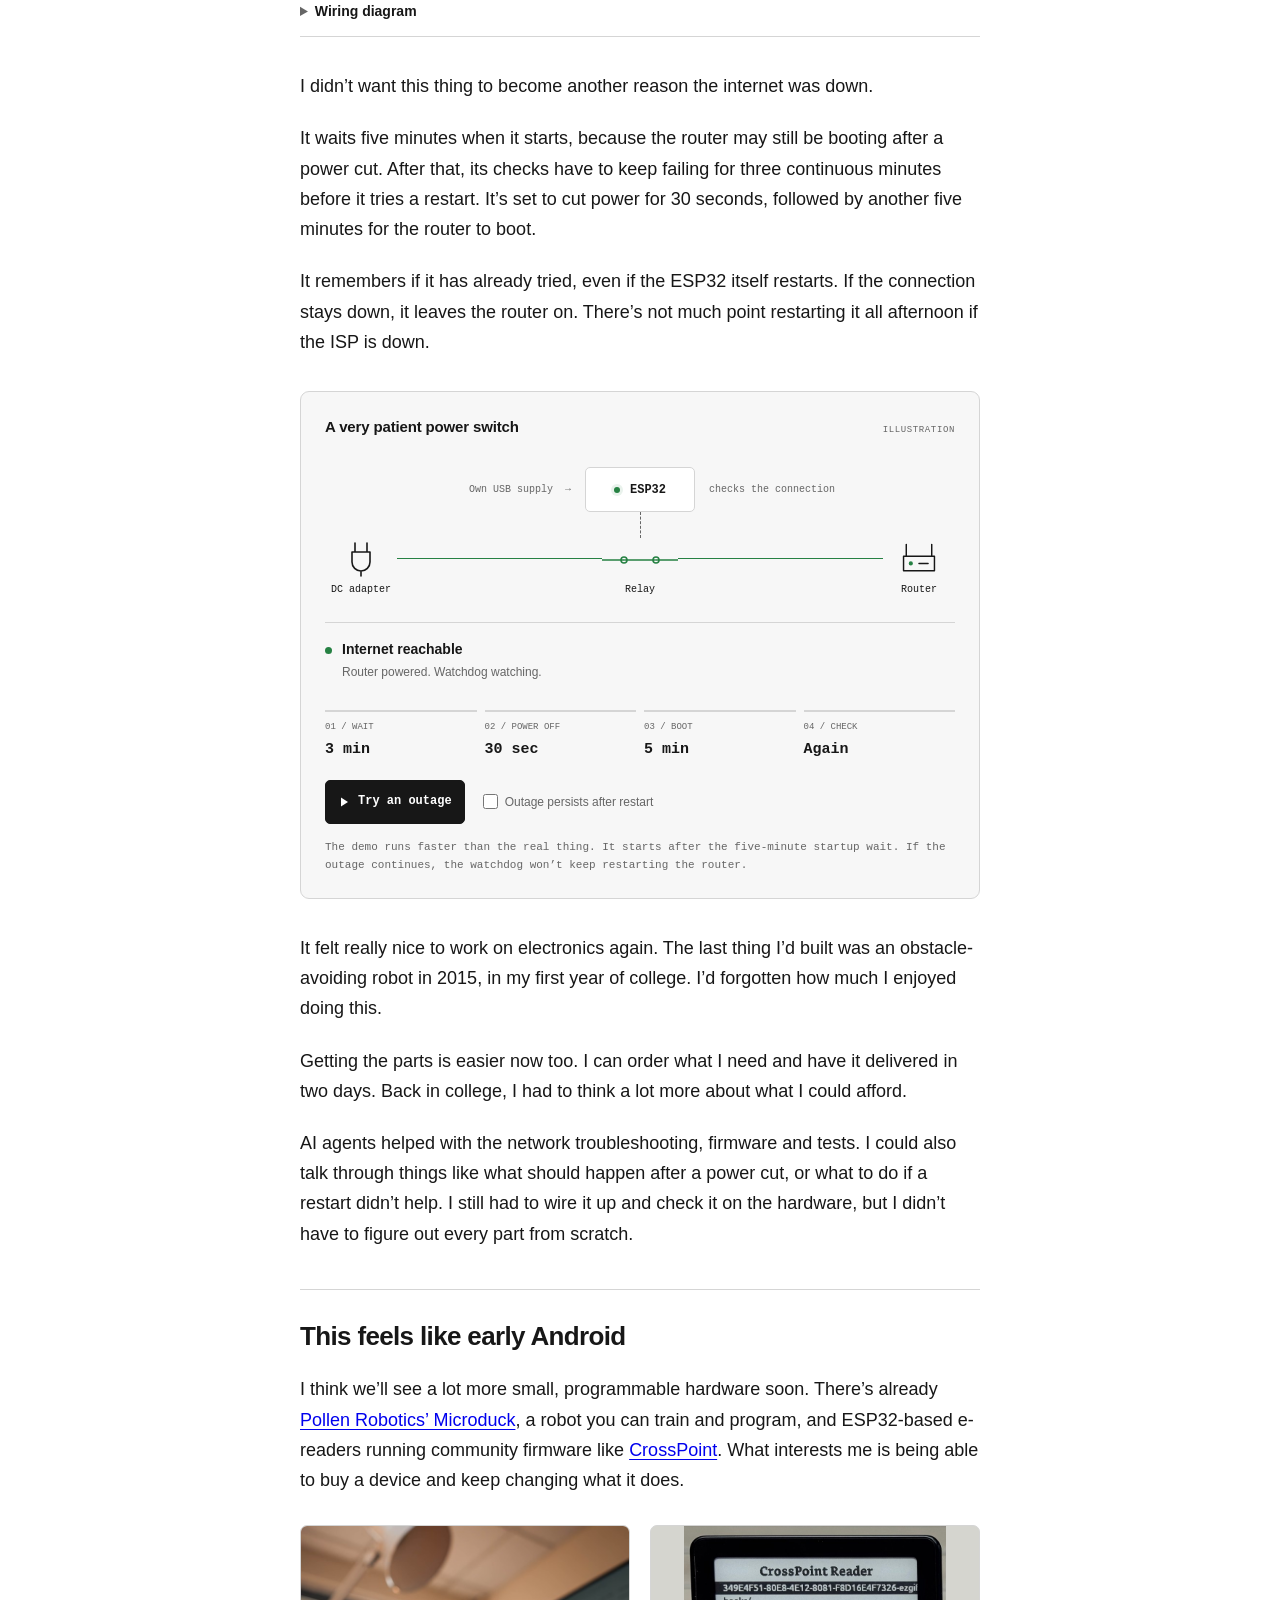
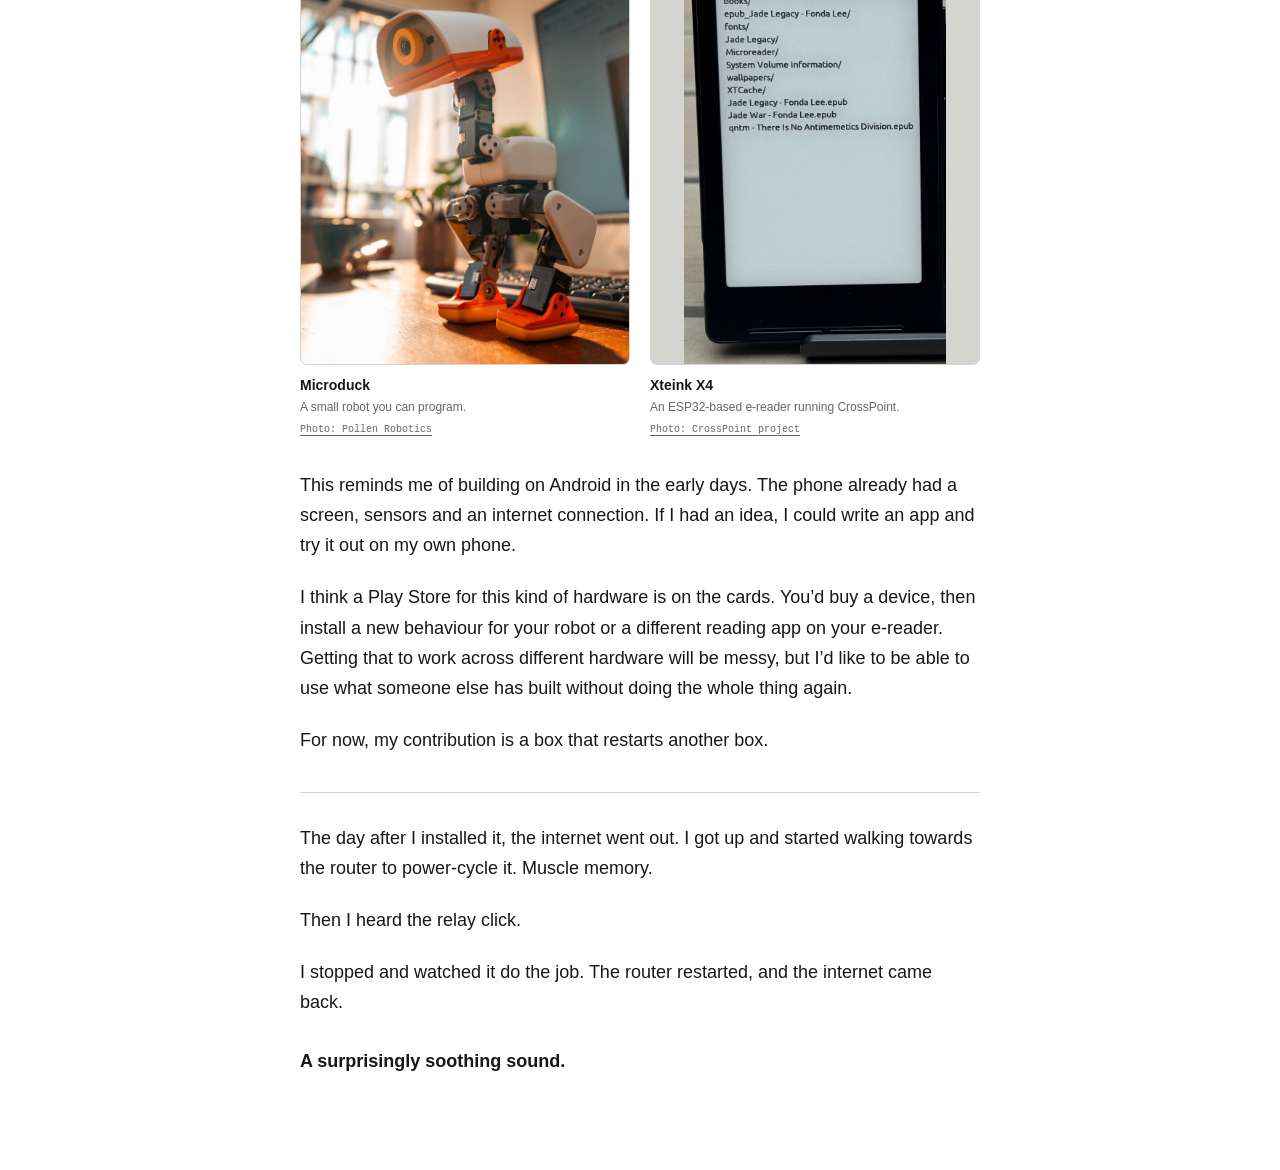
<file: blog/router-watchdog/index.html>
<!DOCTYPE html>
<html lang="en-IN">
<head>
  <meta charset="UTF-8">
  <meta name="viewport" content="width=device-width, initial-scale=1.0, viewport-fit=cover">
  <title>I automated turning it off and on again | Abin Thomas</title>
  <meta name="description" content="An ESP32, a relay, an old iPhone box, and a return to electronics after eleven years.">
  <meta name="author" content="Abin Thomas">
  <meta name="robots" content="index, follow">
  <meta name="theme-color" content="#ffffff">
  <link rel="icon" type="image/svg+xml" href="/favicon.svg">
  <link rel="stylesheet" href="/assets/css/post.css">
  <link rel="stylesheet" href="styles.css">
  <link rel="canonical" href="https://abinthomas.in/blog/router-watchdog/">
  <meta property="og:type" content="article">
  <meta property="og:site_name" content="Abin Thomas">
  <meta property="og:title" content="I automated turning it off and on again">
  <meta property="og:description" content="An ESP32, a relay, an old iPhone box, and a return to electronics after eleven years.">
  <meta property="og:url" content="https://abinthomas.in/blog/router-watchdog/">
  <meta property="og:locale" content="en_IN">
  <meta property="og:image" content="https://abinthomas.in/blog/router-watchdog/og.jpg">
  <meta property="og:image:type" content="image/jpeg">
  <meta property="og:image:width" content="1200">
  <meta property="og:image:height" content="630">
  <meta property="og:image:alt" content="My ESP32 router watchdog in an old iPhone box, with its power connectors and USB supply.">
  <meta property="article:published_time" content="2026-10-23T13:58:45+05:30">
  <meta name="twitter:card" content="summary_large_image">
  <meta name="twitter:title" content="I automated turning it off and on again">
  <meta name="twitter:description" content="An ESP32, a relay, an old iPhone box, and a return to electronics after eleven years.">
  <meta name="twitter:image" content="https://abinthomas.in/blog/router-watchdog/og.jpg">
  <meta name="twitter:image:alt" content="My ESP32 router watchdog in an old iPhone box, with its power connectors and USB supply.">

  <script>
    (function () {
      var saved = null;
      try { saved = localStorage.getItem('theme'); } catch (error) {}
      var dark = saved === 'dark' || (saved !== 'light' && window.matchMedia('(prefers-color-scheme: dark)').matches);
      document.documentElement.classList.toggle('dark', dark);
    }());
  </script>
  <script type="application/ld+json">
{
  "@context": "https://schema.org",
  "@type": "BlogPosting",
  "headline": "I automated turning it off and on again",
  "description": "An ESP32, a relay, an old iPhone box, and a return to electronics after eleven years.",
  "datePublished": "2026-10-23T13:58:45+05:30",
  "dateModified": "2026-10-23T13:58:45+05:30",
  "image": "https://abinthomas.in/blog/router-watchdog/og.jpg",
  "inLanguage": "en-IN",
  "author": {
    "@type": "Person",
    "name": "Abin Thomas",
    "url": "https://abinthomas.in/"
  },
  "mainEntityOfPage": "https://abinthomas.in/blog/router-watchdog/"
}
  </script>

  <script async src="https://www.googletagmanager.com/gtag/js?id=G-705DZ6S6S2"></script>
  <script>
    window.dataLayer = window.dataLayer || [];
    function gtag(){window.dataLayer.push(arguments);}
    gtag("js", new Date());
    gtag("config", "G-705DZ6S6S2");
  </script>
</head>
<body>
  <header class="post-toolbar">
    <a class="home-link" href="/" aria-label="Back to homepage">← HOME</a>
    <button class="theme-toggle" type="button" data-theme-toggle aria-label="Use dark theme" title="Use dark theme">
      <span data-theme-icon aria-hidden="true">☾</span>
      <span data-theme-label>Dark</span>
    </button>
  </header>

  <main class="post-main">
    <article>
      <header class="article-heading">
        <p class="post-meta"><span>Abin Thomas</span><time datetime="2026-10-23">23 October 2026</time><span>4 min read</span></p>
        <h1 class="post-title">I automated turning it off and on again.</h1>
      </header>

      <div class="post-body">
        <p class="opening">My router needed the occasional restart to keep the internet working. So instead of replacing it or talking to the ISP, I did what a normal person would do: built an ESP32 watchdog.</p>

        <p>The ESP32 is a small board with Wi-Fi. It checks the internet connection and uses a relay to briefly cut the router’s power if those checks keep failing. Then it turns the power back on and gives the router time to boot. The ESP32 has its own USB supply, so it doesn’t switch itself off in the process.</p>

        <figure class="build-photo">
          <a href="build.jpg" target="_blank" rel="noopener" aria-label="Open a larger photograph of the finished build">
            <img src="build.jpg" srcset="build-small.jpg 900w, build.jpg 1800w" sizes="(max-width: 712px) calc(100vw - 32px), 680px" width="1800" height="1200" alt="The finished watchdog in a taped-up iPhone box, with DC barrel connectors on the left and its separate USB power adapter on the right." fetchpriority="high">
          </a>
          <figcaption>The finished build. Keeping the iPhone box has finally paid off.</figcaption>
        </figure>

        <p>I wanted to avoid soldering and keep the whole thing easy to put together and take apart. So I used ready-made modules, jumper wires and screw-terminal connectors. The relay sits between the router and its power adapter, on the low-voltage DC side. The router itself doesn’t need any changes.</p>

        <div class="photo-pair parts-photos" aria-label="The two main components">
          <figure>
            <a class="product-image" href="https://robu.in/product/38pin-cp2102-esp-32-wifibluetooth-development-board-with-type-c-usb-interface/" aria-label="View the ESP32 board on Robu" target="_blank" rel="noopener noreferrer">
              <img src="media/esp32.jpg" width="1000" height="1000" alt="A 38-pin ESP32 development board with a USB-C connector and two rows of header pins." loading="lazy">
            </a>
            <figcaption><strong><a href="https://robu.in/product/38pin-cp2102-esp-32-wifibluetooth-development-board-with-type-c-usb-interface/" target="_blank" rel="noopener noreferrer">ESP32 development board ↗</a></strong><span>Runs the connection checks.</span><a class="image-credit" href="https://www.mikroelec.com/product/697/esp32-wroom-38pin-type-c-cp2102-development-board" target="_blank" rel="noopener noreferrer">Illustrative photo: Mikroelec</a></figcaption>
          </figure>
          <figure>
            <a class="product-image" href="https://robu.in/product/1-channel-5v-10a-relay-control-board-module-optocoupler/" aria-label="View the relay module on Robu" target="_blank" rel="noopener noreferrer">
              <img src="media/relay.jpg" width="1000" height="998" alt="A single-channel relay module with a blue relay and screw terminals for its control and switched connections." loading="lazy">
            </a>
            <figcaption><strong><a href="https://robu.in/product/1-channel-5v-10a-relay-control-board-module-optocoupler/" target="_blank" rel="noopener noreferrer">Relay module ↗</a></strong><span>Interrupts the router’s DC supply.</span><a class="image-credit" href="https://roboticsdna.in/product/1-channel-5v-10a-relay-control-board-module-with-optocoupler/" target="_blank" rel="noopener noreferrer">Illustrative photo: RoboticsDNA</a></figcaption>
          </figure>
        </div>

        <details class="wiring-details">
          <summary>Wiring diagram</summary>
          <figure>
            <a class="wiring-image" href="media/wiring.svg" target="_blank" rel="noopener" aria-label="Open the full-size wiring diagram">
              <img src="media/wiring.svg" width="680" height="500" alt="An independent USB supply powers the ESP32. VIN, GND and GPIO26 connect to relay VCC, GND and IN. The router's positive DC supply passes through relay COM and NC; its negative lead goes straight through. NO is unused." loading="lazy">
            </a>
            <figcaption>This shows the wiring with the router powered. GPIO26 is the pin label, not the 26th pin on the board. I still need to measure the relay input and check what happens during resets.</figcaption>
            <a class="wiring-link" href="media/wiring.svg" target="_blank" rel="noopener">Open full-size diagram ↗</a>
          </figure>
        </details>

        <p>I didn’t want this thing to become another reason the internet was down.</p>

        <p>It waits five minutes when it starts, because the router may still be booting after a power cut. After that, its checks have to keep failing for three continuous minutes before it tries a restart. It’s set to cut power for 30 seconds, followed by another five minutes for the router to boot.</p>

        <p>It remembers if it has already tried, even if the ESP32 itself restarts. If the connection stays down, it leaves the router on. There’s not much point restarting it all afternoon if the ISP is down.</p>

        <figure class="watchdog-demo" aria-labelledby="demo-title">
          <div class="demo-heading">
            <h2 id="demo-title">A very patient power switch</h2>
            <span class="demo-tag">ILLUSTRATION</span>
          </div>

          <div class="circuit" data-phase="healthy">
            <div class="controller">
              <span class="usb-input">Own USB supply <span aria-hidden="true">→</span></span>
              <div class="chip"><span class="indicator" aria-hidden="true"></span> ESP32</div>
              <span class="controller-task">checks the connection</span>
            </div>
            <div class="control-line" aria-hidden="true"><span></span></div>
            <div class="power-path">
              <div class="power-end"><svg viewBox="0 0 40 40" aria-hidden="true"><path d="M14 5v9m12-9v9M11 14h18v10a9 9 0 0 1-18 0zM20 33v5"/></svg><span>DC adapter</span></div>
              <span class="wire wire-in" aria-hidden="true"></span>
              <div class="relay"><svg viewBox="0 0 76 48" aria-hidden="true"><path d="M0 30h22m32 0h22"/><circle cx="22" cy="30" r="3"/><circle cx="54" cy="30" r="3"/><path class="relay-contact" d="M23 30h30"/></svg><span>Relay</span></div>
              <span class="wire wire-out" aria-hidden="true"></span>
              <div class="power-end router"><svg viewBox="0 0 44 40" aria-hidden="true"><path d="M8 18V5m28 13V5M5 18h34v16H5z"/><circle class="router-light" cx="13" cy="26" r="1.5"/><path d="M22 26h10"/></svg><span>Router</span></div>
            </div>
          </div>

          <div class="demo-status" role="status" aria-live="polite" aria-atomic="true">
            <span class="status-dot" aria-hidden="true"></span>
            <div><strong id="demo-state">Internet reachable</strong><span id="demo-detail">Router powered. Watchdog watching.</span></div>
          </div>

          <ol class="restart-stages" aria-label="Restart sequence">
            <li data-step="qualify"><span>01 / WAIT</span><strong>3 min</strong></li>
            <li data-step="cut"><span>02 / POWER OFF</span><strong>30 sec</strong></li>
            <li data-step="boot"><span>03 / BOOT</span><strong>5 min</strong></li>
            <li data-step="result"><span>04 / CHECK</span><strong>Again</strong></li>
          </ol>

          <div class="demo-controls" hidden>
            <button class="play-button" type="button" id="play-outage"><svg width="12" height="12" viewBox="0 0 12 12" aria-hidden="true"><path d="M3 1.5 10 6 3 10.5z" fill="currentColor"/></svg><span>Try an outage</span></button>
            <label class="persist-option"><input type="checkbox" id="outage-persists"> Outage persists after restart</label>
          </div>
          <figcaption>The demo runs faster than the real thing. It starts after the five-minute startup wait. If the outage continues, the watchdog won’t keep restarting the router.</figcaption>
        </figure>

        <p>It felt really nice to work on electronics again. The last thing I’d built was an obstacle-avoiding robot in 2015, in my first year of college. I’d forgotten how much I enjoyed doing this.</p>

        <p>Getting the parts is easier now too. I can order what I need and have it delivered in two days. Back in college, I had to think a lot more about what I could afford.</p>

        <p>AI agents helped with the network troubleshooting, firmware and tests. I could also talk through things like what should happen after a power cut, or what to do if a restart didn’t help. I still had to wire it up and check it on the hardware, but I didn’t have to figure out every part from scratch.</p>

        <section class="future-section" aria-labelledby="future-heading">
          <h2 id="future-heading">This feels like early Android</h2>

          <p>I think we’ll see a lot more small, programmable hardware soon. There’s already <a href="https://pollen-robotics.com/microduck/blog/introducing-microduck/" target="_blank" rel="noopener noreferrer">Pollen Robotics’ Microduck</a>, a robot you can train and program, and ESP32-based e-readers running community firmware like <a href="https://github.com/crosspoint-reader/crosspoint-reader" target="_blank" rel="noopener noreferrer">CrossPoint</a>. What interests me is being able to buy a device and keep changing what it does.</p>

          <div class="photo-pair hardware-examples" aria-label="Examples of programmable hardware">
            <figure>
              <a class="product-image" href="https://pollen-robotics.com/microduck/" aria-label="Learn about Microduck at Pollen Robotics" target="_blank" rel="noopener noreferrer">
                <img src="media/microduck.jpg" width="675" height="1200" alt="Pollen Robotics’ orange and white Microduck robot standing on a desk." loading="lazy">
              </a>
              <figcaption><strong>Microduck</strong><span>A small robot you can program.</span><a class="image-credit" href="https://pollen-robotics.com/microduck/press-kit/" target="_blank" rel="noopener noreferrer">Photo: Pollen Robotics</a></figcaption>
            </figure>
            <figure class="ereader-photo">
              <a class="product-image" href="https://github.com/crosspoint-reader/crosspoint-reader" aria-label="Explore CrossPoint firmware for e-readers" target="_blank" rel="noopener noreferrer">
                <img src="media/xteink-x4.jpg" width="721" height="1200" alt="An Xteink X4 e-reader showing the CrossPoint menu." loading="lazy">
              </a>
              <figcaption><strong>Xteink X4</strong><span>An ESP32-based e-reader running CrossPoint.</span><a class="image-credit" href="https://github.com/crosspoint-reader/crosspoint-reader/blob/develop/docs/images/comparison/menu.jpg" target="_blank" rel="noopener noreferrer">Photo: CrossPoint project</a></figcaption>
            </figure>
          </div>

          <p>This reminds me of building on Android in the early days. The phone already had a screen, sensors and an internet connection. If I had an idea, I could write an app and try it out on my own phone.</p>

          <p>I think a Play Store for this kind of hardware is on the cards. You’d buy a device, then install a new behaviour for your robot or a different reading app on your e-reader. Getting that to work across different hardware will be messy, but I’d like to be able to use what someone else has built without doing the whole thing again.</p>
        </section>

        <p>For now, my contribution is a box that restarts another box.</p>

        <div class="ending">
          <p>The day after I installed it, the internet went out. I got up and started walking towards the router to power-cycle it. Muscle memory.</p>
          <p>Then I heard the relay click.</p>
          <p>I stopped and watched it do the job. The router restarted, and the internet came back.</p>
          <p class="last-line">A surprisingly soothing sound.</p>
        </div>
      </div>
    </article>
  </main>
  <script src="/assets/js/theme.js"></script>
  <script src="demo.js"></script>
</body>
</html>
</file>
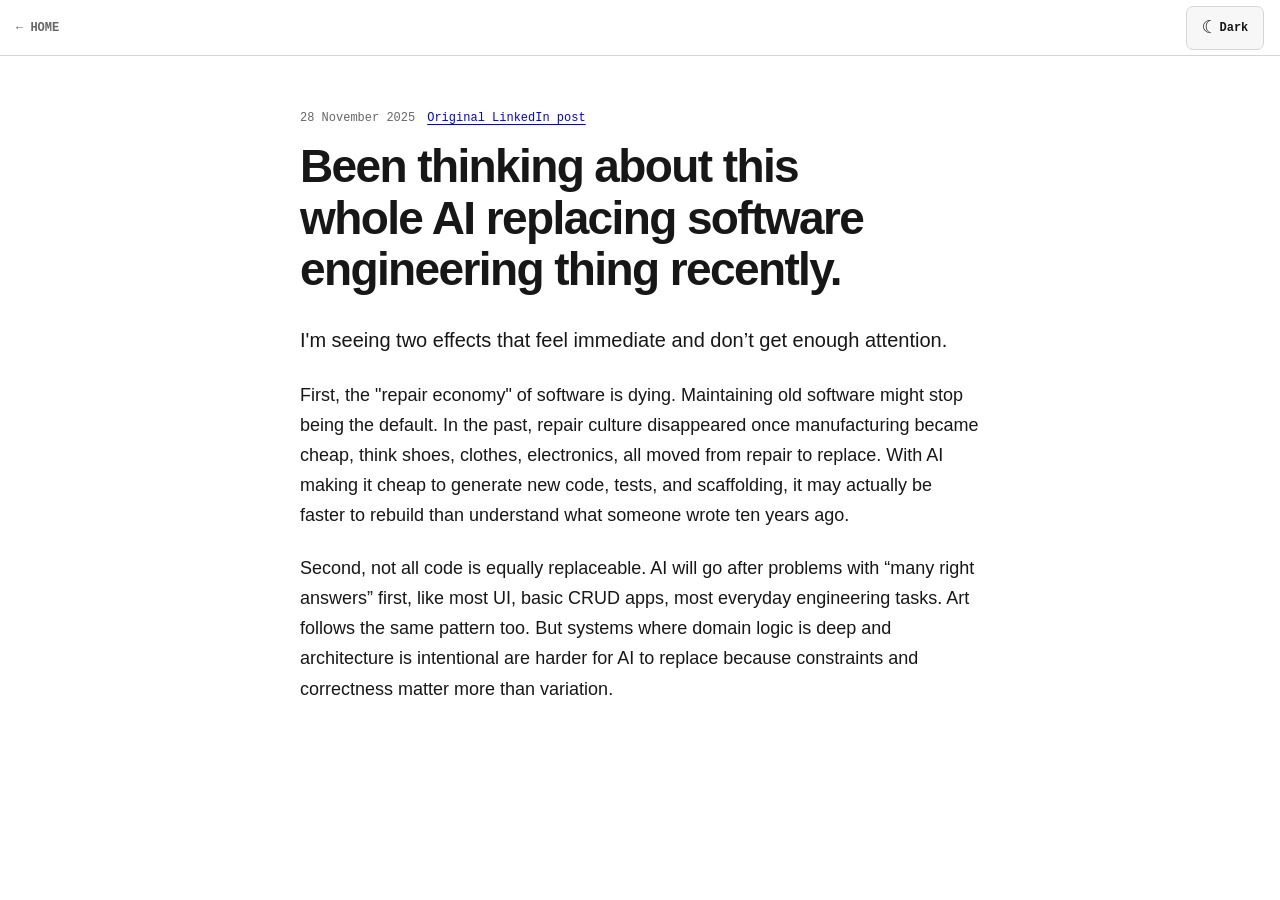
<file: blog/software-repair-economy/index.html>
<!DOCTYPE html>
<html lang="en-IN">
<head>
  <meta charset="UTF-8">
  <meta name="viewport" content="width=device-width, initial-scale=1.0, viewport-fit=cover">
  <title>Been Thinking About AI Replacing Software Engineering | Abin Thomas</title>
  <meta name="description" content="Two immediate effects AI may have on software engineering: replacement over repair, and uneven replaceability across different kinds of code.">
  <meta name="author" content="Abin Thomas">
  <meta name="robots" content="index, follow">
  <meta name="theme-color" content="#ffffff">
  <link rel="canonical" href="https://abinthomas.in/blog/software-repair-economy/">
  <link rel="shortcut icon" href="/favicon.ico">
  <link rel="icon" type="image/svg+xml" href="/favicon.svg">
  <link rel="stylesheet" href="/assets/css/post.css">

  <meta property="og:type" content="article">
  <meta property="og:site_name" content="Abin Thomas">
  <meta property="og:title" content="Been Thinking About AI Replacing Software Engineering">
  <meta property="og:description" content="The repair economy of software and why not all code is equally replaceable.">
  <meta property="og:url" content="https://abinthomas.in/blog/software-repair-economy/">
  <meta property="article:published_time" content="2025-11-28T00:04:43+05:30">

  <script type="application/ld+json">
    {
      "@context": "https://schema.org",
      "@type": "BlogPosting",
      "headline": "Been Thinking About AI Replacing Software Engineering",
      "description": "The repair economy of software and why not all code is equally replaceable.",
      "datePublished": "2025-11-28T00:04:43+05:30",
      "author": {
        "@type": "Person",
        "name": "Abin Thomas",
        "url": "https://abinthomas.in/"
      },
      "mainEntityOfPage": "https://abinthomas.in/blog/software-repair-economy/"
    }
  </script>

  <script>
    (function () {
      var saved = null;
      try {
        saved = localStorage.getItem("theme");
      } catch (error) {
        saved = null;
      }
      var theme = saved === "dark" || saved === "light"
        ? saved
        : (window.matchMedia("(prefers-color-scheme: dark)").matches ? "dark" : "light");
      document.documentElement.classList.toggle("dark", theme === "dark");
    }());
  </script>

  <script async src="https://www.googletagmanager.com/gtag/js?id=G-705DZ6S6S2"></script>
  <script>
    window.dataLayer = window.dataLayer || [];
    function gtag(){window.dataLayer.push(arguments);}
    gtag("js", new Date());
    gtag("config", "G-705DZ6S6S2");
  </script>
</head>
<body>
  <header class="post-toolbar">
    <a class="home-link" href="/" aria-label="Back to homepage">← HOME</a>
    <button class="theme-toggle" type="button" data-theme-toggle aria-label="Use dark theme" title="Use dark theme">
      <span data-theme-icon aria-hidden="true">☾</span>
      <span data-theme-label>Dark</span>
    </button>
  </header>

  <main class="post-main">
    <article>
      <p class="post-meta">
        <time datetime="2025-11-28">28 November 2025</time>
        <a href="https://www.linkedin.com/posts/abinthomasonline_been-thinking-about-this-whole-ai-replacing-activity-7399878355786846208-RFyl" target="_blank" rel="noopener noreferrer">Original LinkedIn post</a>
      </p>

      <h1 class="post-title">Been thinking about this whole AI replacing software engineering thing recently.</h1>

      <div class="post-body">
        <p>I'm seeing two effects that feel immediate and don’t get enough attention.</p>

        <p>First, the "repair economy" of software is dying. Maintaining old software might stop being the default. In the past, repair culture disappeared once manufacturing became cheap, think shoes, clothes, electronics, all moved from repair to replace. With AI making it cheap to generate new code, tests, and scaffolding, it may actually be faster to rebuild than understand what someone wrote ten years ago.</p>

        <p>Second, not all code is equally replaceable. AI will go after problems with “many right answers” first, like most UI, basic CRUD apps, most everyday engineering tasks. Art follows the same pattern too. But systems where domain logic is deep and architecture is intentional are harder for AI to replace because constraints and correctness matter more than variation.</p>
      </div>
    </article>
  </main>

  <script src="/assets/js/theme.js"></script>
</body>
</html>
</file>
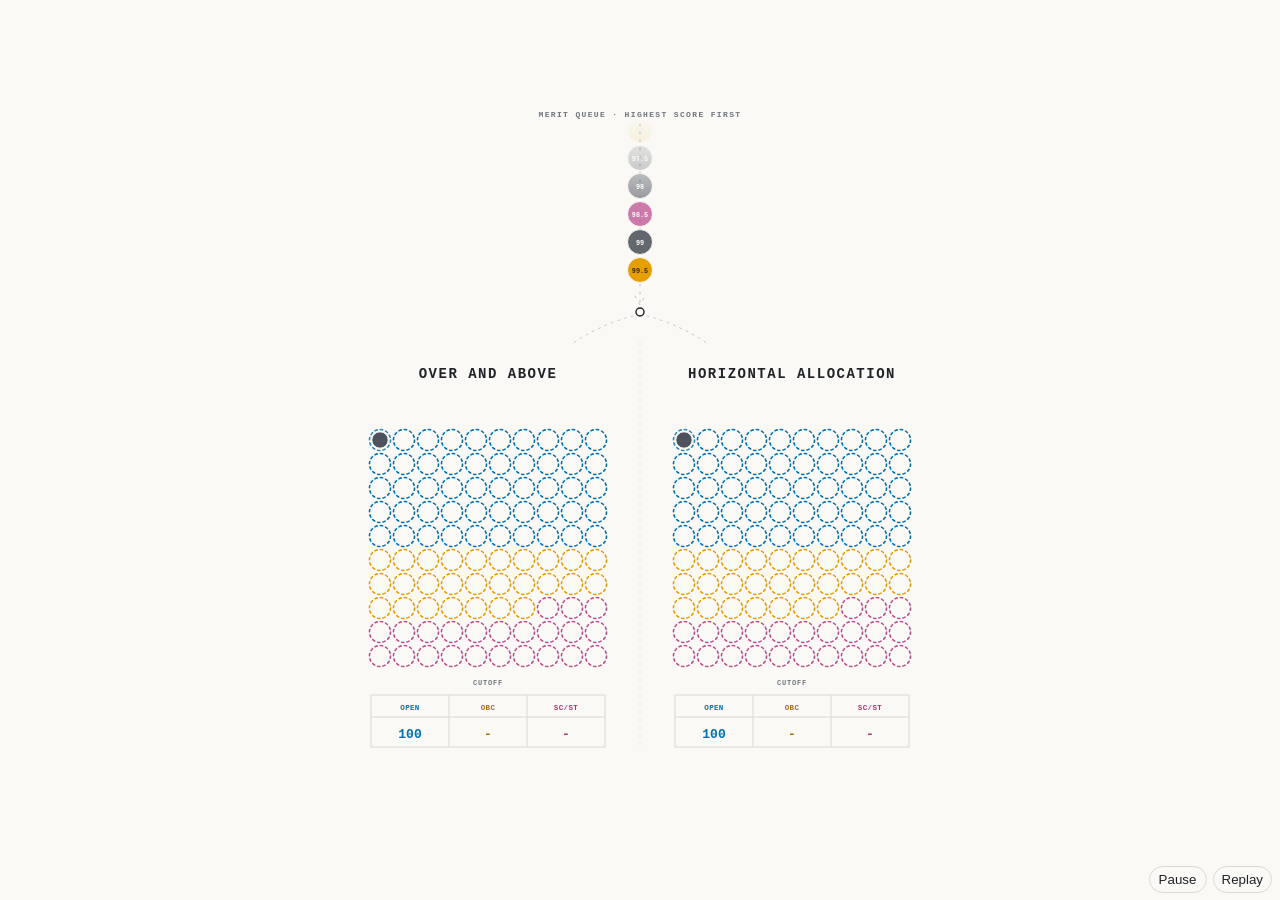
<file: blog/reservation-allocation/animation/index.html>
<!DOCTYPE html>
<html lang="en">
<head>
  <meta charset="UTF-8">
  <meta name="viewport" content="width=device-width, initial-scale=1.0">
  <title>Two Ways to Count Reservation | Abin Thomas</title>
  <meta name="description" content="One merit queue, the same 100 vacancies, and two different reservation allocation rules.">
  <meta name="author" content="Abin Thomas">
  <meta name="robots" content="noindex, nofollow">
  <meta id="themeColor" name="theme-color" content="#faf9f5">
  <link rel="canonical" href="https://abinthomas.in/blog/reservation-allocation/animation/">
  <link rel="shortcut icon" href="/favicon.ico">
  <link rel="icon" type="image/svg+xml" href="/favicon.svg">

  <meta property="og:type" content="article">
  <meta property="og:site_name" content="Abin Thomas">
  <meta property="og:title" content="Same vacancies. Same merit queue. Different counting rule.">
  <meta property="og:description" content="A visual comparison of over-and-above and horizontal allocation.">
  <meta property="og:url" content="https://abinthomas.in/blog/reservation-allocation/animation/">
  <meta property="og:locale" content="en_IN">

  <script>
    (function () {
      var requestedTheme = new URLSearchParams(window.location.search).get("theme");
      var initialTheme = requestedTheme === "dark" || requestedTheme === "light"
        ? requestedTheme
        : (window.matchMedia("(prefers-color-scheme: dark)").matches ? "dark" : "light");
      document.documentElement.dataset.theme = initialTheme;
    }());
  </script>

  <style>
    :root {
      color-scheme: light;
      --paper: #faf9f5;
      --ink: #202328;
      --muted: #70757d;
      --faint: #d9d8d2;
      --axis: #bfc1bd;
      --branch: #c9c9c3;
      --divider: #e3e2dc;
      --open: #0072b2;
      --open-label: #0072b2;
      --general: #4d535c;
      --obc: #e69f00;
      --obc-label: #a56f00;
      --scst: #bd4f91;
      --scst-label: #9e3978;
      --reject: #b34a40;
      --score-on-dark: #ffffff;
      --score-on-obc: #352600;
      --control-bg: rgba(250, 249, 245, 0.94);
    }

    :root[data-theme="dark"] {
      color-scheme: dark;
      --paper: #191a1d;
      --ink: #e9e7df;
      --muted: #aaaeb5;
      --faint: #464950;
      --axis: #646870;
      --branch: #555961;
      --divider: #3c3f45;
      --open: #66b3ff;
      --open-label: #82c2ff;
      --general: #aeb4bd;
      --obc: #ffc04a;
      --obc-label: #ffd271;
      --scst: #ee8bc9;
      --scst-label: #f09ed2;
      --reject: #ff8a80;
      --score-on-dark: #16181c;
      --score-on-obc: #352600;
      --control-bg: rgba(25, 26, 29, 0.94);
    }

    * {
      box-sizing: border-box;
    }

    html,
    body {
      min-width: 0;
      min-height: 100%;
      margin: 0;
      background: var(--paper);
    }

    body {
      overflow-x: hidden;
      color: var(--ink);
      font-family: ui-monospace, SFMono-Regular, Menlo, Monaco, Consolas, "Liberation Mono", monospace;
    }

    main {
      display: grid;
      min-height: 100svh;
      place-items: center;
    }

    body[data-view="oa"] main,
    body[data-view="mg"] main {
      padding-bottom: 34px;
    }

    .animation {
      display: block;
      width: min(100vw, 80svh, 720px);
      height: auto;
      max-height: 100svh;
      background: var(--paper);
      outline: none;
      touch-action: manipulation;
      user-select: none;
    }

    body[data-view="oa"] .animation,
    body[data-view="mg"] .animation {
      width: min(100vw, 48.6svh, 420px);
      max-height: calc(100svh - 34px);
    }

    body[data-view="compare"] .animation {
      width: min(100vw, 102.86svh, 720px);
      max-height: calc(100svh - 34px);
    }

    body[data-compact="true"] main {
      min-height: 100svh;
    }

    body[data-compact="true"] .animation {
      max-width: 100vw;
    }

    body[data-compact="true"][data-view="oa"] .animation,
    body[data-compact="true"][data-view="mg"] .animation {
      width: min(100vw, 72.03svh, 340px);
    }

    body[data-compact="true"][data-view="oa"] .side-title,
    body[data-compact="true"][data-view="mg"] .side-title {
      font-size: 17px;
    }

    body[data-compact="true"][data-view="oa"] .candidate-score,
    body[data-compact="true"][data-view="mg"] .candidate-score {
      font-size: 6.8px;
    }

    body[data-compact="true"][data-view="compare"] .eyebrow {
      font-size: 10px;
    }

    body[data-compact="true"][data-view="compare"] .side-title {
      font-size: 17px;
    }

    body[data-compact="true"][data-view="compare"] .cutoff-table-heading {
      font-size: 9px;
    }

    body[data-compact="true"][data-view="compare"] .cutoff-table-value {
      font-size: 15px;
    }

    body[data-compact="true"][data-view="oa"] .cutoff-caption,
    body[data-compact="true"][data-view="mg"] .cutoff-caption,
    body[data-compact="true"][data-view="oa"] g[aria-label="Over-and-above cutoffs"],
    body[data-compact="true"][data-view="mg"] g[aria-label="Horizontal-allocation cutoffs"] {
      display: none;
    }

    body[data-controls="hidden"] main {
      padding-bottom: 0;
    }

    body[data-controls="hidden"] .animation {
      max-height: 100svh;
    }

    body[data-controls="hidden"] .embed-controls {
      display: none;
    }

    body[data-view="oa"] [data-system="proposed"],
    body[data-view="mg"] [data-system="current"] {
      display: none;
    }

    .embed-controls {
      position: fixed;
      right: 8px;
      bottom: 7px;
      z-index: 2;
      display: flex;
      gap: 6px;
    }

    .embed-control {
      min-width: 58px;
      padding: 5px 8px;
      border: 1px solid var(--faint);
      border-radius: 999px;
      background: var(--control-bg);
      color: var(--ink);
      font: 700 10px/1 inherit;
      cursor: pointer;
    }

    .embed-control:hover,
    .embed-control:focus-visible {
      border-color: var(--muted);
      outline: none;
    }

    text {
      font-family: inherit;
    }

    .eyebrow {
      fill: var(--muted);
      font-size: 8px;
      font-weight: 700;
      letter-spacing: 1.35px;
      text-anchor: middle;
    }

    .side-title {
      fill: var(--ink);
      font-size: 14px;
      font-weight: 800;
      letter-spacing: 1.5px;
      text-anchor: middle;
    }

    .cutoff-caption {
      fill: var(--muted);
      font-size: 7px;
      font-weight: 750;
      letter-spacing: 0.8px;
      text-anchor: middle;
    }

    .cutoff-table-frame,
    .cutoff-table-rule {
      fill: none;
      stroke: var(--faint);
      stroke-width: 1;
    }

    .cutoff-table-heading {
      font-size: 7.5px;
      font-weight: 800;
      letter-spacing: 0.35px;
      text-anchor: middle;
    }

    .cutoff-table-value {
      font-size: 13px;
      font-weight: 850;
      text-anchor: middle;
    }

    .cutoff-table-heading.open,
    .cutoff-table-value.open {
      fill: var(--open-label);
    }

    .cutoff-table-heading.obc,
    .cutoff-table-value.obc {
      fill: var(--obc-label);
    }

    .cutoff-table-heading.scst,
    .cutoff-table-value.scst {
      fill: var(--scst-label);
    }

    .axis {
      fill: none;
      stroke: var(--axis);
      stroke-dasharray: 2 6;
      stroke-linecap: round;
      stroke-width: 1;
    }

    .fork {
      fill: var(--paper);
      stroke: var(--ink);
      stroke-width: 1.4;
    }

    .branch {
      fill: none;
      stroke: var(--branch);
      stroke-dasharray: 2 5;
      stroke-linecap: round;
      stroke-width: 1;
    }

    .divider {
      stroke: var(--divider);
      stroke-dasharray: 1 7;
      stroke-linecap: round;
      stroke-width: 1;
    }

    .vacancy {
      fill: none;
      stroke-dasharray: 2.3 3.2;
      stroke-linecap: round;
      stroke-width: 1.6;
      transition: opacity 160ms ease;
    }

    .vacancy.open {
      stroke: var(--open);
    }

    .vacancy.obc {
      stroke: var(--obc);
    }

    .vacancy.scst {
      stroke: var(--scst);
    }

    .vacancy.filled {
      opacity: 0.82;
    }

    .vacancy.pulse {
      animation: vacancy-pulse 620ms ease-out;
    }

    @keyframes vacancy-pulse {
      0% {
        stroke-width: 1.6;
      }
      35% {
        stroke-width: 4;
      }
      100% {
        stroke-width: 1.6;
      }
    }

    .candidate-circle {
      stroke: var(--paper);
      stroke-width: 1;
    }

    .candidate-circle.general {
      fill: var(--general);
    }

    .candidate-circle.obc {
      fill: var(--obc);
    }

    .candidate-circle.scst {
      fill: var(--scst);
    }

    .candidate-score {
      fill: var(--score-on-dark);
      font-size: 6.8px;
      font-weight: 800;
      text-anchor: middle;
    }

    .candidate-score.obc {
      fill: var(--score-on-obc);
    }

    .reject-mark {
      fill: var(--reject);
      font-size: 17px;
      font-weight: 600;
      text-anchor: middle;
    }

    .canvas-background {
      fill: var(--paper);
    }

    .screen-reader-only {
      position: absolute;
      width: 1px;
      height: 1px;
      padding: 0;
      margin: -1px;
      overflow: hidden;
      clip: rect(0, 0, 0, 0);
      white-space: nowrap;
      border: 0;
    }

    @media (prefers-reduced-motion: reduce) {
      .vacancy.pulse {
        animation: none;
      }
    }
  </style>
</head>
<body>
  <main>
    <svg
      id="allocationAnimation"
      class="animation"
      viewBox="0 0 720 700"
      role="img"
      tabindex="0"
      aria-labelledby="animationTitle animationDescription"
      data-phase="loading"
    >
      <title id="animationTitle">Over-and-above and horizontal allocation compared</title>
      <desc id="animationDescription">
        Each candidate in a shared merit queue is processed under both rules. Over-and-above fills Open vacancies first and category vacancies afterward. Horizontal allocation, also called minimum guarantee, fills each candidate's applicable category minimum first, then allows every category to compete for remaining Open vacancies.
        For 100 visible vacancies, 50.5% Open, 27% OBC and 22.5% SC/ST are rounded to 50, 27 and 23 seats. The illustrative queue is constructed around population shares of 28.3% General, 46.5% OBC and 25.2% SC/ST. The top 50 contain 30 General, 12 OBC and 8 SC/ST candidates. Reserved-category candidates become more common later in the queue. This is an illustration, not empirical examination data.
      </desc>

      <defs>
        <linearGradient id="queueFadeGradient" x1="0" y1="0" x2="0" y2="1">
          <stop offset="0" stop-color="white" stop-opacity="0"/>
          <stop offset="0.22" stop-color="white" stop-opacity="0.4"/>
          <stop offset="0.48" stop-color="white" stop-opacity="1"/>
          <stop offset="1" stop-color="white" stop-opacity="1"/>
        </linearGradient>
        <mask id="queueFade">
          <rect x="320" y="16" width="80" height="188" fill="url(#queueFadeGradient)"/>
        </mask>
      </defs>

      <rect class="canvas-background" width="720" height="700"/>

      <text id="queueHeading" x="360" y="17" class="eyebrow">MERIT QUEUE · HIGHEST SCORE FIRST</text>
      <path class="axis" d="M360 24 V205"/>
      <path class="axis" d="M355 196 L360 205 L365 196"/>
      <g id="queueLayer" mask="url(#queueFade)"></g>

      <path class="branch" data-system="current" d="M360 214 Q320 224 292 244"/>
      <path class="branch" data-system="proposed" d="M360 214 Q400 224 428 244"/>
      <circle class="fork" cx="360" cy="212" r="4"/>

      <line class="divider" x1="360" y1="243" x2="360" y2="648"/>

      <g id="currentSystem" data-system="current" aria-label="Over-and-above allocation">
        <text x="208" y="278" class="side-title">OVER AND ABOVE</text>

        <g id="currentSlots"></g>

        <text x="208" y="585" class="cutoff-caption">CUTOFF</text>
        <g aria-label="Over-and-above cutoffs">
          <rect x="91" y="595" width="234" height="52" class="cutoff-table-frame"/>
          <path d="M91 617 H325 M169 595 V647 M247 595 V647" class="cutoff-table-rule"/>
          <text x="130" y="610" class="cutoff-table-heading open">OPEN</text>
          <text x="208" y="610" class="cutoff-table-heading obc">OBC</text>
          <text x="286" y="610" class="cutoff-table-heading scst">SC/ST</text>
          <text id="currentOpenCutoff" x="130" y="638" class="cutoff-table-value open">-</text>
          <text id="currentObcCutoff" x="208" y="638" class="cutoff-table-value obc">-</text>
          <text id="currentScstCutoff" x="286" y="638" class="cutoff-table-value scst">-</text>
        </g>
      </g>

      <g id="proposedSystem" data-system="proposed" aria-label="Horizontal allocation">
        <text x="512" y="278" class="side-title">HORIZONTAL ALLOCATION</text>

        <g id="proposedSlots"></g>

        <text x="512" y="585" class="cutoff-caption">CUTOFF</text>
        <g aria-label="Horizontal-allocation cutoffs">
          <rect x="395" y="595" width="234" height="52" class="cutoff-table-frame"/>
          <path d="M395 617 H629 M473 595 V647 M551 595 V647" class="cutoff-table-rule"/>
          <text x="434" y="610" class="cutoff-table-heading open">OPEN</text>
          <text x="512" y="610" class="cutoff-table-heading obc">OBC</text>
          <text x="590" y="610" class="cutoff-table-heading scst">SC/ST</text>
          <text id="proposedOpenCutoff" x="434" y="638" class="cutoff-table-value open">-</text>
          <text id="proposedObcCutoff" x="512" y="638" class="cutoff-table-value obc">-</text>
          <text id="proposedScstCutoff" x="590" y="638" class="cutoff-table-value scst">-</text>
        </g>
      </g>

      <g id="travellerLayer"></g>
      <g id="effectLayer"></g>
    </svg>

    <p class="screen-reader-only" id="motionHelp">
      The animation starts automatically. Press Space to pause or resume, or press R to replay.
    </p>

    <div class="embed-controls" aria-label="Animation controls">
      <button id="pauseControl" class="embed-control" type="button">Pause</button>
      <button id="replayControl" class="embed-control" type="button">Replay</button>
    </div>
  </main>

  <script>
    (function () {
      "use strict";

      var svg = document.getElementById("allocationAnimation");
      var queueLayer = document.getElementById("queueLayer");
      var travellerLayer = document.getElementById("travellerLayer");
      var effectLayer = document.getElementById("effectLayer");
      var pauseControl = document.getElementById("pauseControl");
      var replayControl = document.getElementById("replayControl");
      var themeColor = document.getElementById("themeColor");
      var params = new URLSearchParams(window.location.search);
      var requestedView = params.get("view");
      var view = requestedView === "oa" || requestedView === "mg"
        ? requestedView
        : "compare";
      var compact = params.get("compact") === "1";
      var hideControls = params.get("controls") === "0";
      var requestedTheme = params.get("theme");
      var colorSchemeQuery = window.matchMedia("(prefers-color-scheme: dark)");
      var themeSource = requestedTheme === "dark" || requestedTheme === "light"
        ? "query"
        : "system";
      var speed = Math.max(0.25, Math.min(40, Number(params.get("speed")) || 1));
      var playOnce = params.get("once") === "1";
      var forceReduced = params.get("reduced") === "1";
      var reducedMotion = forceReduced || window.matchMedia("(prefers-reduced-motion: reduce)").matches;
      var paused = false;
      var pausedByVisibility = false;
      var pauseStarted = 0;
      var totalPausedTime = 0;
      var runToken = 0;
      var firstLoop = true;

      function applyTheme(theme, source) {
        var nextTheme = theme === "dark" ? "dark" : "light";
        document.documentElement.dataset.theme = nextTheme;
        document.body.dataset.theme = nextTheme;
        themeColor.setAttribute("content", nextTheme === "dark" ? "#191a1d" : "#faf9f5");
        if (source) {
          themeSource = source;
        }
      }

      applyTheme(
        themeSource === "query"
          ? requestedTheme
          : (colorSchemeQuery.matches ? "dark" : "light")
      );

      function handleSystemThemeChange(event) {
        if (themeSource === "system") {
          applyTheme(event.matches ? "dark" : "light");
        }
      }

      if (typeof colorSchemeQuery.addEventListener === "function") {
        colorSchemeQuery.addEventListener("change", handleSystemThemeChange);
      } else if (typeof colorSchemeQuery.addListener === "function") {
        colorSchemeQuery.addListener(handleSystemThemeChange);
      }

      document.body.dataset.view = view;
      document.body.dataset.compact = compact ? "true" : "false";
      document.body.dataset.controls = hideControls ? "hidden" : "visible";
      if (compact && view !== "compare") {
        queueLayer.removeAttribute("mask");
      }
      if (view === "oa") {
        svg.setAttribute("viewBox", compact ? "40 80 340 488" : "40 0 340 700");
        svg.setAttribute("aria-label", "Over-and-above reservation allocation");
        document.getElementById("queueHeading").setAttribute("x", "210");
        document.getElementById("proposedSystem").setAttribute("aria-hidden", "true");
      } else if (view === "mg") {
        svg.setAttribute("viewBox", compact ? "340 80 340 488" : "340 0 340 700");
        svg.setAttribute("aria-label", "Horizontal allocation, also called minimum guarantee");
        document.getElementById("queueHeading").setAttribute("x", "510");
        document.getElementById("currentSystem").setAttribute("aria-hidden", "true");
      } else if (compact) {
        svg.setAttribute("viewBox", "24 0 672 660");
      }

      // The complete synthetic queue stays near the supplied population proportions.
      // Its top 50 match the article's 30 General plus 20 reserved-category example.
      // Later ranks include more OBC and SC/ST candidates. This is illustrative, not empirical.
      var queueBands = [
        { G: 30, O: 12, S: 8 },
        { G: 8, O: 23, S: 19 },
        { G: 4, O: 35, S: 11 }
      ];

      function buildRankBand(targets) {
        var counts = { G: 0, O: 0, S: 0 };
        var categories = ["G", "O", "S"];
        var result = [];
        var length = targets.G + targets.O + targets.S;

        for (var rank = 1; rank <= length; rank += 1) {
          var selected = categories[0];
          var largestDeficit = rank * targets[selected] - length * counts[selected];

          for (var index = 1; index < categories.length; index += 1) {
            var category = categories[index];
            var deficit = rank * targets[category] - length * counts[category];
            if (deficit > largestDeficit) {
              selected = category;
              largestDeficit = deficit;
            }
          }

          result.push(selected);
          counts[selected] += 1;
        }

        return result;
      }

      var categorySequence = queueBands.reduce(function (sequence, band) {
        return sequence.concat(buildRankBand(band));
      }, []);

      var candidates = categorySequence.map(function (category, index) {
        return {
          rank: index + 1,
          score: 100 - index * 0.5,
          category: category
        };
      });

      var categoryNames = {
        G: "General",
        O: "OBC",
        S: "SC/ST"
      };

      var categoryClasses = {
        G: "general",
        O: "obc",
        S: "scst"
      };

      var capacities = {
        open: 50,
        obc: 27,
        scst: 23
      };
      var totalVacancies = 100;
      var firstLoopStartRank = 1;
      var finalRank = 116;

      var poolGeometry = {
        open: { startIndex: 0 },
        obc: { startIndex: 50 },
        scst: { startIndex: 77 }
      };

      function makeState(name) {
        return {
          name: name,
          counts: { open: 0, obc: 0, scst: 0 },
          categories: { G: 0, O: 0, S: 0 },
          cutoffs: { open: null, obc: null, scst: null },
          total: 0,
          skipped: 0,
          completedAt: null,
          slots: { open: [], obc: [], scst: [] }
        };
      }

      var systems = {
        current: makeState("current"),
        proposed: makeState("proposed")
      };

      function systemProgress(state) {
        return {
          total: state.total,
          counts: {
            open: state.counts.open,
            obc: state.counts.obc,
            scst: state.counts.scst
          },
          cutoffs: {
            open: state.cutoffs.open,
            obc: state.cutoffs.obc,
            scst: state.cutoffs.scst
          },
          categories: {
            G: state.categories.G,
            O: state.categories.O,
            S: state.categories.S
          }
        };
      }

      function emitProgress() {
        window.parent.postMessage({
          type: "reservation-animation-progress",
          view: view,
          rank: Number(svg.dataset.rank) || 0,
          phase: svg.dataset.phase || "loading",
          current: systemProgress(systems.current),
          proposed: systemProgress(systems.proposed)
        }, "*");
      }

      function syncControls() {
        pauseControl.textContent = paused ? "Play" : "Pause";
        pauseControl.setAttribute("aria-label", paused ? "Resume animation" : "Pause animation");
      }

      function setPhase(phase) {
        svg.dataset.phase = phase;
        syncControls();
        emitProgress();
      }

      function svgElement(name, attributes) {
        var element = document.createElementNS("http://www.w3.org/2000/svg", name);
        Object.keys(attributes || {}).forEach(function (key) {
          element.setAttribute(key, attributes[key]);
        });
        return element;
      }

      function poolClass(pool) {
        return pool === "scst" ? "scst" : pool;
      }

      function buildSlots(systemName, startX) {
        var state = systems[systemName];
        var layer = document.getElementById(systemName + "Slots");
        var startY = 340;
        var pitch = 24;

        ["open", "obc", "scst"].forEach(function (pool) {
          var geometry = poolGeometry[pool];
          for (var index = 0; index < capacities[pool]; index += 1) {
            var gridIndex = geometry.startIndex + index;
            var column = gridIndex % 10;
            var row = Math.floor(gridIndex / 10);
            var x = startX + column * pitch;
            var y = startY + row * pitch;
            var ring = svgElement("circle", {
              cx: x,
              cy: y,
              r: 10.5,
              "class": "vacancy " + poolClass(pool),
              "data-system": systemName,
              "data-pool": pool,
              "data-index": index
            });

            layer.appendChild(ring);
            state.slots[pool].push({
              x: x,
              y: y,
              ring: ring,
              occupant: null
            });
          }
        });
      }

      buildSlots("current", 100);
      buildSlots("proposed", 404);

      function candidateGroup(candidate, radius, showScore) {
        var group = svgElement("g", {
          "aria-label": categoryNames[candidate.category] + " candidate, score " + candidate.score
        });
        var categoryClass = categoryClasses[candidate.category];
        var circle = svgElement("circle", {
          cx: 0,
          cy: 0,
          r: radius,
          "class": "candidate-circle " + categoryClass
        });
        group.appendChild(circle);
        if (showScore) {
          var label = svgElement("text", {
            x: 0,
            y: 2.7,
            "class": "candidate-score " + categoryClass
          });
          label.textContent = candidate.score;
          group.appendChild(label);
        }
        return group;
      }

      function queueOpacity(index) {
        if (index === 0) {
          return 1;
        }
        return Math.max(0.18, 1 - index * 0.125);
      }

      function renderQueue(startRank) {
        queueLayer.replaceChildren();
        var visible = 7;

        for (var index = visible - 1; index >= 0; index -= 1) {
          var candidate = candidates[startRank - 1 + index];
          if (!candidate) {
            continue;
          }
          var y = 170 - index * 28;
          var group = candidateGroup(candidate, 12.5, true);
          group.setAttribute("class", "queue-candidate");
          group.setAttribute("data-offset", index);
          group.setAttribute("transform", "translate(360 " + y + ")");
          group.setAttribute("opacity", queueOpacity(index));
          queueLayer.appendChild(group);
        }
      }

      function easeInOut(t) {
        return t < 0.5
          ? 4 * t * t * t
          : 1 - Math.pow(-2 * t + 2, 3) / 2;
      }

      function easeOut(t) {
        return 1 - Math.pow(1 - t, 3);
      }

      function effectiveNow() {
        return performance.now() - totalPausedTime - (paused ? performance.now() - pauseStarted : 0);
      }

      function waitWhilePaused() {
        if (!paused) {
          return Promise.resolve();
        }
        return new Promise(function (resolve) {
          function poll() {
            if (!paused) {
              resolve();
              return;
            }
            window.setTimeout(poll, 32);
          }
          poll();
        });
      }

      function sleep(duration, token) {
        var target = effectiveNow() + duration / speed;

        return new Promise(function (resolve) {
          function frame() {
            if (token !== runToken) {
              resolve();
              return;
            }
            if (paused) {
              window.requestAnimationFrame(frame);
              return;
            }
            if (effectiveNow() >= target) {
              resolve();
              return;
            }
            window.requestAnimationFrame(frame);
          }
          frame();
        });
      }

      function animateQueueToFork(startRank, duration, token) {
        renderQueue(startRank);
        var groups = Array.from(queueLayer.querySelectorAll(".queue-candidate"));
        var started = effectiveNow();
        var scaledDuration = duration / speed;

        return new Promise(function (resolve) {
          function frame() {
            if (token !== runToken) {
              resolve();
              return;
            }
            if (paused) {
              window.requestAnimationFrame(frame);
              return;
            }

            var progress = Math.min(1, (effectiveNow() - started) / scaledDuration);
            var eased = easeInOut(progress);

            groups.forEach(function (group) {
              var index = Number(group.getAttribute("data-offset"));
              var baseY = 170 - index * 28;
              var y = index === 0
                ? baseY + 42 * eased
                : baseY + 28 * eased;
              var scale = index === 0 ? 1 + 0.08 * eased : 1;
              var opacity = index === 0
                ? 1
                : Math.min(1, queueOpacity(index) + 0.125 * eased);
              group.setAttribute(
                "transform",
                "translate(360 " + y.toFixed(2) + ") scale(" + scale.toFixed(3) + ")"
              );
              group.setAttribute("opacity", opacity.toFixed(3));
            });

            if (progress < 1) {
              window.requestAnimationFrame(frame);
              return;
            }

            renderQueue(startRank + 1);
            resolve();
          }

          window.requestAnimationFrame(frame);
        });
      }

      function decideCurrent(state, candidate) {
        if (state.total >= totalVacancies) {
          return { kind: "complete" };
        }
        if (state.counts.open < capacities.open) {
          return { kind: "assign", pool: "open" };
        }
        if (candidate.category === "O" && state.counts.obc < capacities.obc) {
          return { kind: "assign", pool: "obc" };
        }
        if (candidate.category === "S" && state.counts.scst < capacities.scst) {
          return { kind: "assign", pool: "scst" };
        }
        return { kind: "reject" };
      }

      function decideProposed(state, candidate) {
        if (state.total >= totalVacancies) {
          return { kind: "complete" };
        }
        if (candidate.category === "O" && state.counts.obc < capacities.obc) {
          return { kind: "assign", pool: "obc" };
        }
        if (candidate.category === "S" && state.counts.scst < capacities.scst) {
          return { kind: "assign", pool: "scst" };
        }
        if (state.counts.open < capacities.open) {
          return { kind: "assign", pool: "open" };
        }
        return { kind: "reject" };
      }

      function decide(systemName, candidate) {
        return systemName === "current"
          ? decideCurrent(systems.current, candidate)
          : decideProposed(systems.proposed, candidate);
      }

      function destinationFor(systemName, action) {
        if (action.kind === "assign") {
          var state = systems[systemName];
          return state.slots[action.pool][state.counts[action.pool]];
        }
        if (action.kind === "reject") {
          return {
            x: systemName === "current" ? 54 : 666,
            y: 470
          };
        }
        return {
          x: systemName === "current" ? 208 : 512,
          y: 310
        };
      }

      function createTraveller(candidate, systemName) {
        var group = candidateGroup(candidate, 12.5, false);
        group.setAttribute("class", "traveller");
        group.setAttribute("data-system", systemName);
        group.setAttribute("transform", "translate(360 212)");
        travellerLayer.appendChild(group);
        return group;
      }

      function showReject(systemName, point) {
        var mark = svgElement("text", {
          x: point.x,
          y: point.y + 5,
          "class": "reject-mark",
          "data-system": systemName
        });
        mark.textContent = "×";
        effectLayer.appendChild(mark);

        var started = performance.now();
        var duration = 420 / speed;

        function frame(now) {
          var progress = Math.min(1, (now - started) / duration);
          mark.setAttribute("opacity", String(1 - progress));
          mark.setAttribute(
            "transform",
            "translate(0 " + (progress * 8).toFixed(2) + ")"
          );
          if (progress < 1) {
            window.requestAnimationFrame(frame);
          } else {
            mark.remove();
          }
        }

        window.requestAnimationFrame(frame);
      }

      function animateTraveller(group, systemName, action, destination, duration, token) {
        var start = { x: 360, y: 212 };
        var control = {
          x: start.x + (destination.x - start.x) * 0.68,
          y: start.y + Math.min(62, Math.max(28, (destination.y - start.y) * 0.28))
        };
        var started = effectiveNow();
        var scaledDuration = duration / speed;

        return new Promise(function (resolve) {
          function frame() {
            if (token !== runToken) {
              group.remove();
              resolve();
              return;
            }
            if (paused) {
              window.requestAnimationFrame(frame);
              return;
            }

            var progress = Math.min(1, (effectiveNow() - started) / scaledDuration);
            var eased = easeInOut(progress);
            var inverse = 1 - eased;
            var x = inverse * inverse * start.x
              + 2 * inverse * eased * control.x
              + eased * eased * destination.x;
            var y = inverse * inverse * start.y
              + 2 * inverse * eased * control.y
              + eased * eased * destination.y;
            var scale = action.kind === "assign"
              ? 1 - eased * 0.24
              : 1 - eased * 0.35;
            var opacity = action.kind === "assign"
              ? 1
              : Math.max(0, 1 - Math.max(0, eased - 0.58) / 0.42);

            group.setAttribute(
              "transform",
              "translate(" + x.toFixed(2) + " " + y.toFixed(2) + ") scale(" + scale.toFixed(3) + ")"
            );
            group.setAttribute("opacity", opacity.toFixed(3));

            if (progress < 1) {
              window.requestAnimationFrame(frame);
              return;
            }

            group.remove();
            if (action.kind === "reject") {
              showReject(systemName, destination);
            }
            resolve();
          }

          window.requestAnimationFrame(frame);
        });
      }

      function fillSlot(systemName, pool, candidate) {
        var state = systems[systemName];
        var slot = state.slots[pool][state.counts[pool]];
        var occupant = candidateGroup(candidate, 8.2, false);
        occupant.setAttribute("class", "occupant");
        occupant.setAttribute("transform", "translate(" + slot.x + " " + slot.y + ")");
        occupant.setAttribute("data-category", candidate.category);
        occupant.setAttribute("data-score", candidate.score);
        occupant.setAttribute("data-pool", pool);

        document.getElementById(systemName + "Slots").appendChild(occupant);
        slot.occupant = occupant;
        slot.ring.classList.add("filled");
        slot.ring.classList.remove("pulse");
        void slot.ring.getBoundingClientRect();
        slot.ring.classList.add("pulse");

        state.counts[pool] += 1;
        state.categories[candidate.category] += 1;
        state.cutoffs[pool] = candidate.score;
        state.total += 1;
        if (state.total === totalVacancies) {
          state.completedAt = candidate.rank;
        }

        updateSystemLabels(systemName);
      }

      function markRejected(systemName) {
        systems[systemName].skipped += 1;
        updateSystemLabels(systemName);
      }

      function updateSystemLabels(systemName) {
        var state = systems[systemName];

        ["open", "obc", "scst"].forEach(function (pool) {
          var idPart = pool === "open"
            ? "Open"
            : pool === "obc"
              ? "Obc"
              : "Scst";
          var element = document.getElementById(systemName + idPart + "Cutoff");
          element.textContent = state.cutoffs[pool] === null ? "-" : state.cutoffs[pool];
        });
      }

      var fixedTiming = { approach: 140, travel: 320, gap: 60 };

      async function allocateCopy(systemName, candidate, action, duration, token) {
        if (action.kind === "complete") {
          return;
        }

        var destination = destinationFor(systemName, action);
        var traveller = createTraveller(candidate, systemName);
        await animateTraveller(traveller, systemName, action, destination, duration, token);

        if (token !== runToken) {
          return;
        }
        if (action.kind === "assign") {
          fillSlot(systemName, action.pool, candidate);
        } else if (action.kind === "reject") {
          markRejected(systemName);
        }
      }

      function allocateCandidateInstantly(candidate) {
        ["current", "proposed"].forEach(function (systemName) {
          var action = decide(systemName, candidate);
          if (action.kind === "assign") {
            fillSlot(systemName, action.pool, candidate);
          } else if (action.kind === "reject") {
            markRejected(systemName);
          }
        });
      }

      function visibleSystemsAreComplete() {
        if (view === "oa") {
          return systems.current.total >= totalVacancies;
        }
        if (view === "mg") {
          return systems.proposed.total >= totalVacancies;
        }
        return systems.current.total >= totalVacancies
          && systems.proposed.total >= totalVacancies;
      }

      function resetSystems(loopStartRank) {
        svg.dataset.phase = "reset";
        syncControls();

        ["current", "proposed"].forEach(function (systemName) {
          var oldState = systems[systemName];

          Object.keys(oldState.slots).forEach(function (pool) {
            oldState.slots[pool].forEach(function (slot) {
              if (slot.occupant) {
                slot.occupant.remove();
                slot.occupant = null;
              }
              slot.ring.classList.remove("filled", "pulse");
            });
          });

          oldState.counts = { open: 0, obc: 0, scst: 0 };
          oldState.categories = { G: 0, O: 0, S: 0 };
          oldState.cutoffs = { open: null, obc: null, scst: null };
          oldState.total = 0;
          oldState.skipped = 0;
          oldState.completedAt = null;
          updateSystemLabels(systemName);
        });

        travellerLayer.replaceChildren();
        effectLayer.replaceChildren();

        for (var index = 0; index < loopStartRank - 1; index += 1) {
          allocateCandidateInstantly(candidates[index]);
        }

        ["current", "proposed"].forEach(function (systemName) {
          ["open", "obc", "scst"].forEach(function (pool) {
            systems[systemName].slots[pool].forEach(function (slot) {
              slot.ring.classList.remove("pulse");
            });
          });
        });

        svg.dataset.rank = String(loopStartRank - 1);
        renderQueue(loopStartRank);
        emitProgress();
      }

      function applyInstantly() {
        resetSystems(1);

        for (var index = 0; index < finalRank; index += 1) {
          allocateCandidateInstantly(candidates[index]);
          if (visibleSystemsAreComplete()) {
            break;
          }
        }

        var completedRank = index + 1;
        renderQueue(completedRank + 1);
        svg.dataset.rank = String(completedRank);
        setPhase("complete");
      }

      async function runAnimation() {
        var token = ++runToken;
        var loopStartRank = firstLoop ? firstLoopStartRank : 1;
        firstLoop = false;
        totalPausedTime = 0;
        pauseStarted = 0;
        paused = false;
        pausedByVisibility = false;
        resetSystems(loopStartRank);
        setPhase("running");

        await sleep(500, token);

        for (var index = loopStartRank - 1; index < finalRank; index += 1) {
          if (token !== runToken) {
            return;
          }

          var candidate = candidates[index];
          svg.dataset.rank = candidate.rank;
          var timing = fixedTiming;

          await animateQueueToFork(candidate.rank, timing.approach, token);

          var currentAction = decide("current", candidate);
          var proposedAction = decide("proposed", candidate);

          await Promise.all([
            allocateCopy("current", candidate, currentAction, timing.travel, token),
            allocateCopy("proposed", candidate, proposedAction, timing.travel, token)
          ]);

          emitProgress();
          if (visibleSystemsAreComplete()) {
            break;
          }
          await sleep(timing.gap, token);
        }

        if (token !== runToken) {
          return;
        }

        setPhase("complete");

        if (!playOnce) {
          await sleep(2500, token);
          if (token === runToken) {
            runAnimation();
          }
        }
      }

      function replayAnimation() {
        if (reducedMotion) {
          applyInstantly();
        } else {
          runAnimation();
        }
      }

      function togglePause() {
        if (svg.dataset.phase === "complete") {
          replayAnimation();
          return;
        }

        paused = !paused;
        if (paused) {
          pausedByVisibility = false;
          pauseStarted = performance.now();
          setPhase("paused");
        } else {
          totalPausedTime += performance.now() - pauseStarted;
          pauseStarted = 0;
          pausedByVisibility = false;
          setPhase("running");
        }
      }

      svg.addEventListener("click", togglePause);
      svg.addEventListener("keydown", function (event) {
        if (event.code === "Space") {
          event.preventDefault();
          togglePause();
        }
        if (event.key.toLowerCase() === "r") {
          event.preventDefault();
          replayAnimation();
        }
      });

      pauseControl.addEventListener("click", togglePause);
      replayControl.addEventListener("click", function () {
        replayAnimation();
      });

      window.addEventListener("message", function (event) {
        var message = event.data;
        if (!message) {
          return;
        }

        if (message.type === "reservation-animation-theme") {
          if (message.theme === "dark" || message.theme === "light") {
            applyTheme(message.theme, "message");
          }
          return;
        }

        if (message.type !== "reservation-animation-control") {
          return;
        }

        if (message.action === "toggle") {
          togglePause();
        } else if (message.action === "replay") {
          replayAnimation();
        }
      });

      document.addEventListener("visibilitychange", function () {
        if (document.hidden && !paused && svg.dataset.phase === "running") {
          paused = true;
          pausedByVisibility = true;
          pauseStarted = performance.now();
          setPhase("paused");
        } else if (!document.hidden && pausedByVisibility) {
          totalPausedTime += performance.now() - pauseStarted;
          pauseStarted = 0;
          paused = false;
          pausedByVisibility = false;
          setPhase("running");
        }
      });

      if (reducedMotion) {
        applyInstantly();
      } else {
        runAnimation();
      }
    }());
  </script>
</body>
</html>
</file>
<file: assets/css/site.css>
:root {
  color-scheme: light;
  --paper: #ffffff;
  --panel: #f7f7f7;
  --ink: #111111;
  --muted: #666666;
  --line: #d5d5d5;
  --accent: #0000ee;
  --status-online: #16803a;
  --status-degraded: #a85b00;
  --status-offline: #bd2525;
  --status-unknown: #777777;
  --mono: ui-monospace, SFMono-Regular, Menlo, Monaco, Consolas, "Liberation Mono", monospace;
}

html.dark,
body.dark {
  color-scheme: dark;
  --paper: #1a1a1a;
  --panel: #222222;
  --ink: #e0e0e0;
  --muted: #aaaaaa;
  --line: #555555;
  --accent: #66b3ff;
  --status-online: #4ade80;
  --status-degraded: #fbbf24;
  --status-offline: #fb7185;
  --status-unknown: #a3a3a3;
}

* {
  box-sizing: border-box;
}

html {
  min-height: 100%;
  background: var(--paper);
  color: var(--ink);
}

body {
  width: min(100%, 672px);
  min-height: 100dvh;
  margin: 0 auto;
  padding: max(32px, env(safe-area-inset-top)) max(16px, env(safe-area-inset-right)) max(56px, env(safe-area-inset-bottom)) max(16px, env(safe-area-inset-left));
  background: var(--paper);
  color: var(--ink);
  font: 16px/1.6 var(--mono);
}

html.theme-ready body {
  transition: background 180ms ease, color 180ms ease;
}

a {
  color: var(--accent);
  text-decoration: none;
  text-underline-offset: 3px;
}

a:hover {
  text-decoration: underline;
}

a:focus-visible,
button:focus-visible {
  outline: 2px solid var(--accent);
  outline-offset: 3px;
}

.site-header {
  margin-bottom: 30px;
}

.title-row,
.page-bar {
  display: flex;
  gap: 16px;
  align-items: center;
  justify-content: space-between;
}

.site-title,
.page-title {
  margin: 0;
  font-size: 24px;
  line-height: 1.25;
}

.page-title {
  margin-top: 28px;
}

.theme-toggle {
  display: inline-flex;
  min-width: 78px;
  min-height: 44px;
  flex: 0 0 auto;
  gap: 7px;
  align-items: center;
  justify-content: center;
  border: 1px solid var(--line);
  border-radius: 7px;
  padding: 0 10px;
  background: var(--panel);
  color: var(--ink);
  font: 750 12px/1 var(--mono);
  cursor: pointer;
}

.theme-toggle [data-theme-icon] {
  font-size: 18px;
}

.social-links {
  display: flex;
  flex-wrap: wrap;
  gap: 6px 16px;
  margin-top: 12px;
}

.social-links a {
  display: inline-flex;
  min-height: 36px;
  align-items: center;
  white-space: nowrap;
}

.site-quote {
  margin: 22px 0 0;
  border: 1px solid var(--line);
  border-left: 3px solid var(--accent);
  border-radius: 7px;
  padding: 14px 16px;
  background: var(--panel);
}

.site-quote p,
.site-quote footer {
  margin: 0;
}

.site-quote footer {
  margin-top: 8px;
  color: var(--muted);
  font-size: 13px;
}

.site-section {
  margin-top: 30px;
}

.section-title {
  margin: 0 0 8px;
  color: var(--muted);
  font-size: 13px;
  font-weight: 800;
  letter-spacing: 0.08em;
  text-transform: uppercase;
}

.section-title a {
  display: inline-flex;
  min-height: 32px;
  align-items: center;
  color: inherit;
}

.node-status-list {
  display: flex;
  flex-wrap: wrap;
  gap: 8px 20px;
  margin: 0;
  padding: 0;
  list-style: none;
}

.node-status-item {
  display: grid;
  min-width: 160px;
  grid-template-columns: 14px auto auto;
  gap: 8px;
  align-items: center;
}

.node-status-light {
  color: var(--status-unknown);
  width: 12px;
  height: 12px;
  border: 1px solid var(--paper);
  border-radius: 50%;
  background: currentColor;
  box-shadow: 0 0 0 1px currentColor;
}

.node-status-item[data-state="online"] .node-status-light {
  color: var(--status-online);
}

.node-status-item[data-state="degraded"] .node-status-light {
  color: var(--status-degraded);
}

.node-status-item[data-state="offline"] .node-status-light {
  color: var(--status-offline);
}

.node-status-name {
  font-weight: 750;
}

.node-status-state {
  color: var(--muted);
  font-size: 13px;
}

.node-status-state::before {
  content: "· ";
}

.node-status-note {
  margin: 5px 0 0;
  color: var(--muted);
  font-size: 12px;
}

.node-status-note time::before {
  content: " ";
}

.item-list,
.post-list {
  display: grid;
  gap: 0;
  margin: 0;
  padding: 0;
  list-style: none;
}

.item-list li,
.post-list li {
  min-height: 32px;
  padding: 0;
}

.item-list li {
  display: flex;
  flex-wrap: wrap;
  gap: 4px 10px;
  align-items: baseline;
}

.item-list li > a,
.item-actions,
.item-actions a,
.post-list a {
  display: inline-flex;
  min-height: 32px;
  align-items: center;
}

.item-actions a {
  min-width: 24px;
}

.item-actions {
  color: var(--muted);
  font-size: 13px;
}

.post-list li {
  display: grid;
  grid-template-columns: 11ch minmax(0, 1fr);
  gap: 12px;
  align-items: baseline;
}

.post-list time {
  color: var(--muted);
  font-size: 13px;
}

.home-link {
  display: inline-flex;
  min-height: 44px;
  align-items: center;
  font-weight: 750;
}

@media (max-width: 430px) {
  body {
    width: 100%;
    padding: max(20px, env(safe-area-inset-top)) max(14px, env(safe-area-inset-right)) max(56px, env(safe-area-inset-bottom)) max(14px, env(safe-area-inset-left));
  }

  .theme-toggle {
    min-width: 72px;
  }

  .post-list li {
    grid-template-columns: minmax(0, 1fr);
    gap: 1px;
  }
}
</file>
<file: blog/reservation-allocation/styles.css>
:root {
  color-scheme: light;
  --paper: #f7f6f1;
  --panel: #ffffff;
  --ink: #202328;
  --muted: #666d75;
  --line: #d5d5cf;
  --soft: #ecebe5;
  --open: #0072b2;
  --general: #505760;
  --obc: #e69f00;
  --scst: #bd4f91;
  --danger: #b33b32;
  --toolbar-height: 52px;
  --nav-height: 56px;
  --sans: Inter, ui-sans-serif, -apple-system, BlinkMacSystemFont, "Segoe UI", sans-serif;
  --mono: ui-monospace, SFMono-Regular, Menlo, Monaco, Consolas, "Liberation Mono", monospace;
}

* {
  box-sizing: border-box;
}

html {
  min-height: 100%;
  overflow-x: clip;
  background: var(--paper);
  scroll-behavior: smooth;
  scroll-padding-top: calc(var(--toolbar-height) + env(safe-area-inset-top));
}

html[data-reader-mode="cards"] {
  height: 100dvh;
  overflow: hidden;
}

body {
  min-width: 0;
  min-height: 100dvh;
  margin: 0;
  padding-top: calc(var(--toolbar-height) + env(safe-area-inset-top));
  background: var(--paper);
  color: var(--ink);
  font-family: var(--sans);
  font-size: 17px;
  line-height: 1.48;
}

html.dark,
body.dark {
  color-scheme: dark;
  --paper: #181a1d;
  --panel: #22252a;
  --ink: #f0eee8;
  --muted: #a9afb7;
  --line: #454950;
  --soft: #292c31;
  --open: #66b3ff;
  --general: #aeb4bd;
  --obc: #ffc04a;
  --scst: #ee8bc9;
  --danger: #ff8278;
}

button,
input,
select,
textarea {
  font: inherit;
}

button,
a {
  -webkit-tap-highlight-color: transparent;
}

a {
  color: var(--open);
  text-underline-offset: 3px;
}

a:focus-visible,
button:focus-visible,
summary:focus-visible {
  outline: 2px solid var(--open);
  outline-offset: 2px;
}

p,
ul,
ol,
figure,
blockquote {
  margin: 0 0 12px;
}

h1,
h2,
h3 {
  margin: 0 0 16px;
  font-family: var(--sans);
  line-height: 1.12;
  text-wrap: balance;
}

h1 {
  max-width: 640px;
  font-size: clamp(34px, 7vw, 50px);
  letter-spacing: -0.045em;
}

h2 {
  font-size: clamp(26px, 4vw, 32px);
  letter-spacing: -0.035em;
}

h3 {
  font-size: 20px;
}

strong,
b {
  font-weight: 760;
}

p code,
li code,
blockquote code,
.three-step code,
.question-box code {
  display: inline-block;
  border: 1px solid var(--line);
  border-radius: 4px;
  padding: 0.08em 0.34em;
  background: var(--soft);
  color: var(--ink);
  font: 750 0.84em/1.25 var(--mono);
  white-space: nowrap;
}

.reader-toolbar {
  position: fixed;
  top: 0;
  right: 0;
  left: 0;
  z-index: 50;
  display: grid;
  grid-template-columns: minmax(70px, 1fr) auto auto;
  gap: 12px;
  align-items: center;
  height: calc(var(--toolbar-height) + env(safe-area-inset-top));
  padding: env(safe-area-inset-top) 12px 0;
  border-bottom: 1px solid var(--line);
  background: color-mix(in srgb, var(--paper) 93%, transparent);
  backdrop-filter: blur(14px);
}

.brand {
  display: inline-flex;
  width: fit-content;
  min-width: 54px;
  min-height: 44px;
  align-items: center;
  color: var(--muted);
  font: 750 12px/1 var(--mono);
  letter-spacing: 0.04em;
  text-decoration: none;
  white-space: nowrap;
}

.brand:hover {
  color: var(--open);
}

.mode-switch {
  display: flex;
  border: 1px solid var(--line);
  border-radius: 8px;
  padding: 2px;
  background: var(--soft);
}

.mode-switch button {
  min-height: 34px;
  border: 0;
  border-radius: 6px;
  padding: 0 11px;
  background: transparent;
  color: var(--muted);
  font: 700 13px/1 var(--mono);
  cursor: pointer;
}

.mode-switch button[aria-pressed="true"] {
  background: var(--panel);
  color: var(--ink);
  box-shadow: 0 1px 3px rgba(20, 22, 25, 0.08);
}

.theme-toggle {
  display: inline-flex;
  width: auto;
  min-width: 78px;
  height: 44px;
  gap: 7px;
  align-items: center;
  justify-content: center;
  border: 1px solid var(--line);
  border-radius: 8px;
  padding: 0 10px;
  background: var(--panel);
  color: var(--ink);
  font: 750 12px/1 var(--mono);
  cursor: pointer;
}

.theme-toggle [data-theme-icon] {
  font-size: 18px;
}

.reader-main {
  min-width: 0;
}

.story-deck {
  display: block;
  width: 100%;
}

.story-card {
  width: calc(100% - 32px);
  max-width: 760px;
  margin: 0 auto;
  border-bottom: 1px solid var(--line);
  scroll-margin-top: calc(var(--toolbar-height) + env(safe-area-inset-top));
}

.story-card.visual-card {
  max-width: 1000px;
}

.card-inner {
  width: 100%;
  max-width: 920px;
  margin: 0 auto;
  padding: 52px 0;
}

.narrow-card,
.cover-card .card-inner {
  max-width: 680px;
}

.card-kicker,
.fine-print,
.visual-note,
.flow-label,
.flow-arrow,
.composition-key,
.notice-shot figcaption,
.vacancy-panel,
.mini-timeline,
.route-grid small,
.before-after small,
.not-this small {
  font-family: var(--mono);
}

.card-kicker {
  margin-bottom: 8px;
  color: var(--muted);
  font-size: 12px;
  font-weight: 800;
  letter-spacing: 0.1em;
}

.deck-copy {
  max-width: 600px;
  color: var(--muted);
  font-size: 19px;
  line-height: 1.4;
}

.lead,
.big-answer {
  font-size: 20px;
  font-weight: 740;
  line-height: 1.35;
}

.swipe-hint {
  display: none;
  margin-top: 16px;
  color: var(--open);
  font: 750 13px/1.3 var(--mono);
}

.notice-shot {
  margin: 20px 0 16px;
}

.notice-paper {
  overflow: hidden;
  border: 1px solid #bbbcb8;
  border-radius: 4px;
  padding: 12px;
  background: #fff;
  color: #171717;
  font-family: Arial, Helvetica, sans-serif;
  box-shadow: 0 8px 24px rgba(22, 24, 27, 0.09);
}

.notice-head,
.notice-row {
  display: flex;
  align-items: center;
  justify-content: space-between;
}

.notice-head {
  padding-bottom: 7px;
  border-bottom: 1px solid #777;
  font-size: 12px;
}

.notice-paper > p {
  margin: 8px 0;
  font-size: 12px;
  font-weight: 700;
  text-align: center;
}

.notice-row {
  min-height: 34px;
  border-top: 1px solid #a4a4a4;
  padding: 5px 8px;
  font-size: 13px;
}

.notice-focus {
  background: #fff5f3;
}

.notice-focus mark {
  border: 2px solid #c7372f;
  border-radius: 50%;
  padding: 2px 6px;
  background: transparent;
  color: #a2241e;
  font-size: 17px;
  font-weight: 800;
}

.notice-shot figcaption {
  margin-top: 7px;
  color: var(--muted);
  font-size: 12px;
  line-height: 1.4;
}

.seat-equation {
  display: grid;
  grid-template-columns: 1.15fr auto 1fr auto 1fr;
  gap: 8px;
  align-items: center;
  margin: 24px 0;
  text-align: center;
}

.seat-equation > div {
  display: grid;
  min-height: 88px;
  border: 1px solid var(--line);
  border-radius: 8px;
  place-content: center;
  background: var(--panel);
}

.seat-equation strong {
  font: 850 32px/1 var(--mono);
}

.seat-equation span {
  font-size: 14px;
}

.seat-equation .open-box {
  border-color: var(--open);
  color: var(--open);
}

.seat-equation .reserved-box {
  border-color: var(--obc);
}

.rank-mix {
  margin: 16px 0;
}

.rank-mix > small {
  display: block;
  margin-bottom: 6px;
  color: var(--muted);
  font: 800 12px/1.3 var(--mono);
  letter-spacing: 0.05em;
}

.rank-mix > div {
  display: flex;
  min-height: 64px;
  overflow: hidden;
  border-radius: 7px;
  color: #fff;
  font: 750 13px/1.25 var(--mono);
}

.rank-mix span {
  display: grid;
  padding: 8px;
  place-content: center;
  text-align: center;
}

.rank-mix b {
  display: block;
  font-size: 22px;
}

.mix-general {
  flex: 3;
  background: var(--general);
}

.mix-reserved {
  flex: 2;
  background: linear-gradient(110deg, var(--obc) 0 55%, var(--scst) 55% 100%);
  color: #202328;
  text-shadow: 0 1px rgba(255, 255, 255, 0.3);
}

.question-box {
  margin-top: 24px;
  border-left: 4px solid var(--danger);
  padding: 12px 16px;
  background: var(--panel);
}

.question-box span,
.question-box strong {
  display: block;
}

.question-box strong {
  margin-top: 4px;
  font-size: 20px;
}

.accent-number {
  color: var(--danger);
  font-size: 1.35em;
}

.result-strip {
  display: flex;
  height: 74px;
  margin: 20px 0;
  overflow: hidden;
  border-radius: 7px;
  color: #fff;
  font: 750 13px/1.25 var(--mono);
  text-align: center;
}

.result-strip span {
  display: grid;
  flex: 1;
  padding: 8px;
  place-items: center;
}

.open-result {
  background: var(--open);
}

.general-result {
  flex: 3 !important;
  background: var(--general);
}

.reserved-result {
  flex: 7 !important;
  background: var(--scst);
}

.merit-ladder {
  max-width: 520px;
  margin: 16px auto;
}

.ladder-label,
.ladder-cutoff,
.ladder-continues,
.cutoff-inequality {
  font-family: var(--mono);
}

.ladder-label {
  margin-bottom: 6px;
  font-size: 12px;
  font-weight: 850;
  letter-spacing: 0.06em;
  text-align: center;
}

.ladder-open-label {
  color: var(--open);
}

.ladder-reserved-label {
  color: var(--obc);
}

.ladder-scores {
  display: grid;
  grid-template-columns: repeat(5, 1fr);
  gap: 7px;
}

.ladder-scores span,
.ladder-scores b {
  display: grid;
  aspect-ratio: 1;
  max-width: 38px;
  border: 1px solid currentColor;
  border-radius: 50%;
  place-self: center;
  place-items: center;
  font: 800 12px/1 var(--mono);
}

.ladder-open-scores {
  color: var(--open);
}

.ladder-reserved-scores {
  color: var(--obc);
}

.ladder-scores b {
  background: currentColor;
}

.ladder-open-scores b::after,
.ladder-reserved-scores b::after {
  font-size: 12px;
}

.ladder-open-scores b::after {
  color: #fff;
  content: "86";
}

.ladder-reserved-scores b::after {
  color: #202328;
  content: "71";
}

.ladder-scores b {
  font-size: 0;
}

.ladder-cutoff {
  display: flex;
  justify-content: center;
  gap: 7px;
  margin-top: 5px;
  color: var(--muted);
  font-size: 12px;
}

.ladder-open-cutoff strong {
  color: var(--open);
}

.ladder-reserved-cutoff strong {
  color: var(--obc);
}

.ladder-continues {
  display: flex;
  justify-content: center;
  gap: 8px;
  margin: 8px 0;
  color: var(--muted);
  font-size: 12px;
}

.cutoff-inequality {
  display: flex;
  justify-content: center;
  gap: 12px;
  align-items: center;
  margin-top: 8px;
  font-size: 22px;
}

.cutoff-inequality strong:first-child {
  color: var(--obc);
}

.cutoff-inequality strong:last-child {
  color: var(--open);
}

.cutoff-demo {
  width: 100%;
  max-width: 600px;
  margin: 14px auto;
}

.cutoff-demo__stage {
  display: block;
  width: 100%;
  height: auto;
  overflow: hidden;
  border: 1px solid var(--line);
  border-radius: 9px;
  background: var(--panel);
}

.cutoff-demo__scene {
  will-change: opacity;
}

.cutoff-demo__row-label,
.cutoff-demo__queue-label,
.cutoff-demo__cutoff-label,
.cutoff-demo__cutoff-value,
.cutoff-demo__candidate-score {
  font-family: var(--mono);
}

.cutoff-demo__row-label {
  font-size: 12px;
  font-weight: 850;
  letter-spacing: 0.06em;
}

.cutoff-demo__row-label--open {
  fill: var(--open);
}

.cutoff-demo__row-label--reserved {
  fill: var(--obc);
}

.cutoff-demo__seat {
  fill: none;
  stroke-width: 2;
  stroke-dasharray: 4 4;
  vector-effect: non-scaling-stroke;
}

.cutoff-demo__seat--open {
  stroke: var(--open);
}

.cutoff-demo__seat--reserved {
  stroke: var(--obc);
}

.cutoff-demo__queue-line {
  fill: none;
  stroke: var(--line);
  stroke-width: 2;
  vector-effect: non-scaling-stroke;
}

.cutoff-demo__queue-label,
.cutoff-demo__cutoff-label {
  fill: var(--muted);
  font-size: 11px;
  font-weight: 800;
  letter-spacing: 0.04em;
}

.cutoff-demo__cutoff-value {
  fill: var(--ink);
  font-size: 27px;
  font-weight: 900;
}

.cutoff-demo__cutoff-value--open.is-updated {
  fill: var(--open);
}

.cutoff-demo__cutoff-value--reserved.is-updated {
  fill: var(--obc);
}

.cutoff-demo__candidate {
  will-change: transform;
}

.cutoff-demo__candidate-circle {
  stroke: var(--panel);
  stroke-width: 2;
  vector-effect: non-scaling-stroke;
}

.cutoff-demo__candidate--general .cutoff-demo__candidate-circle {
  fill: var(--general);
}

.cutoff-demo__candidate--reservation .cutoff-demo__candidate-circle {
  fill: var(--obc);
}

.cutoff-demo__candidate-score {
  fill: #fff;
  font-size: 15px;
  font-weight: 850;
}

.cutoff-demo__candidate--reservation .cutoff-demo__candidate-score {
  fill: #202328;
}

.cutoff-demo__candidate.is-active .cutoff-demo__candidate-circle {
  stroke-width: 4;
}

.cutoff-demo__candidate.is-rejecting .cutoff-demo__candidate-circle {
  stroke: var(--danger);
}

.cutoff-demo__reject-mark {
  stroke: var(--danger);
  stroke-width: 4;
  stroke-linecap: round;
  vector-effect: non-scaling-stroke;
}

.cutoff-demo__cutoff-value.is-updated {
  animation: cutoff-demo-pulse 260ms ease-out;
  transform-box: fill-box;
  transform-origin: center;
}

.cutoff-demo__controls {
  max-width: 260px;
  margin: 7px auto 0;
}

@keyframes cutoff-demo-pulse {
  50% {
    transform: scale(1.16);
  }
}

.seat-progress {
  margin: 16px 0;
  font-family: var(--mono);
}

.seat-progress-head {
  display: grid;
  grid-template-columns: 1fr 1fr;
  margin: 0 50px 6px 54px;
  color: var(--muted);
  font-size: 12px;
  font-weight: 800;
  text-align: center;
}

.seat-progress-head span:first-child {
  color: var(--open);
}

.seat-progress-head span:last-child {
  color: var(--obc);
}

.seat-progress-row {
  display: grid;
  grid-template-columns: 46px minmax(0, 1fr) 48px;
  gap: 8px;
  align-items: center;
  min-height: 42px;
}

.seat-progress-row small {
  color: var(--muted);
  font-size: 12px;
  font-weight: 800;
}

.seat-progress-row > strong {
  font-size: 12px;
  text-align: right;
}

.ten-seats {
  display: grid;
  grid-template-columns: repeat(10, minmax(0, 1fr));
  gap: 3px;
  align-items: center;
}

.seat-groups {
  display: grid;
  grid-template-columns: 1fr 1fr;
  gap: 6px;
}

.seat-group {
  position: relative;
  display: grid;
  grid-template-columns: repeat(5, minmax(0, 1fr));
  gap: 3px;
  align-items: center;
  min-width: 0;
  border: 1.5px dotted currentColor;
  border-radius: 7px;
  padding: 20px 5px 7px;
}

.seat-group-label {
  position: absolute;
  top: 5px;
  right: 0;
  left: 0;
  font: 850 9px/1 var(--mono);
  text-align: center;
}

.open-group {
  color: var(--open);
}

.reserved-group {
  color: var(--obc);
}

.person-dot {
  display: block;
  width: 100%;
  max-width: 19px;
  aspect-ratio: 1;
  border: 2px solid var(--paper);
  border-radius: 50%;
  outline: 1px solid currentColor;
  place-self: center;
}

.general-dot {
  color: var(--general);
  background: var(--general);
}

.reserved-dot {
  color: var(--scst);
  background: var(--scst);
}

.pool-start {
  margin-left: 5px;
}

.improved-dot {
  box-shadow: 0 0 0 3px color-mix(in srgb, var(--scst) 25%, transparent);
}

.seat-progress-arrow {
  display: flex;
  justify-content: center;
  gap: 8px;
  margin: 2px 48px 2px 54px;
  color: var(--scst);
  font-size: 12px;
}

.open-gate {
  max-width: 440px;
  margin: 18px auto;
  font-family: var(--mono);
}

.minimum-met {
  display: flex;
  justify-content: center;
  gap: 10px;
  color: var(--obc);
  font-size: 12px;
}

.gate-candidates {
  display: grid;
  grid-template-columns: repeat(3, 1fr);
  gap: 16px;
  margin: 16px 18px 0;
}

.gate-candidates > span {
  display: grid;
  justify-items: center;
  gap: 5px;
}

.gate-candidates i {
  display: grid;
  width: 34px;
  height: 34px;
  border-radius: 50%;
  color: #fff;
  place-items: center;
  font: normal 850 13px/1 var(--mono);
}

.gate-candidates small {
  color: var(--muted);
  font-size: 12px;
}

.gate-general i {
  background: var(--general);
}

.gate-obc i {
  background: var(--obc);
  color: #202328;
}

.gate-scst i {
  background: var(--scst);
}

.gate-lines {
  position: relative;
  display: grid;
  grid-template-columns: repeat(3, 1fr);
  gap: 16px;
  height: 28px;
  margin: 2px 18px 0;
}

.gate-lines::after {
  position: absolute;
  right: 16.667%;
  bottom: 0;
  left: 16.667%;
  border-bottom: 1px solid var(--open);
  content: "";
}

.gate-lines span {
  position: relative;
}

.gate-lines span::before {
  position: absolute;
  top: 0;
  bottom: 0;
  left: 50%;
  border-left: 1px solid var(--open);
  content: "";
}

.open-lane {
  display: grid;
  grid-template-columns: auto 1fr auto;
  gap: 10px;
  align-items: center;
  border: 2px solid var(--open);
  border-radius: 7px;
  padding: 10px 14px;
  color: var(--open);
}

.open-lane span {
  color: var(--muted);
  font-size: 12px;
  text-align: center;
}

.example-metrics strong {
  color: var(--open);
  font-size: 22px;
}

.example-metrics > div:nth-child(even) strong {
  color: var(--obc);
}

.allocation-reality {
  margin: 16px 0;
  font-family: var(--mono);
}

.allocation-myth {
  display: grid;
  grid-template-columns: 1fr auto;
  gap: 4px 12px;
  align-items: center;
  border-left: 3px solid var(--danger);
  padding: 8px 12px;
  background: var(--panel);
}

.allocation-myth small {
  grid-column: 1 / -1;
  color: var(--danger);
  font-size: 12px;
  font-weight: 850;
}

.allocation-myth strong {
  font-size: 13px;
}

.allocation-myth b {
  color: var(--danger);
  font-size: 22px;
}

.allocation-reality ol {
  margin: 8px 0 0;
  padding: 0;
  list-style: none;
}

.allocation-reality li {
  display: grid;
  grid-template-columns: 28px 1fr;
  gap: 10px;
  align-items: center;
  min-height: 42px;
  border-bottom: 1px solid var(--line);
}

.allocation-reality li > span {
  display: grid;
  width: 24px;
  height: 24px;
  border: 1px solid var(--open);
  border-radius: 50%;
  color: var(--open);
  place-items: center;
  font-size: 12px;
}

.allocation-reality li > strong {
  font-size: 13px;
}

.strong-line {
  margin-top: 16px;
  font-size: 19px;
  font-weight: 760;
  line-height: 1.38;
}

.visual-heading {
  display: grid;
  grid-template-columns: minmax(0, 1fr) minmax(220px, 330px);
  gap: 24px;
  align-items: end;
  max-width: 760px;
  margin: 0 auto 16px;
}

.visual-heading h2,
.visual-heading p {
  margin-bottom: 0;
}

.visual-heading > p {
  color: var(--muted);
  font-size: 16px;
}

.animation-layout {
  display: grid;
  grid-template-columns: minmax(260px, 300px) minmax(190px, 220px);
  gap: 16px;
  justify-content: center;
  align-items: center;
  margin: 0 auto;
}

.animation-shell {
  display: grid;
  min-width: 0;
  overflow: hidden;
  border: 1px solid var(--line);
  border-radius: 8px;
  background: var(--paper);
  place-items: center;
}

.animation-frame {
  display: block;
  min-width: 0;
  width: 100%;
  border: 0;
  background: var(--paper);
  pointer-events: none;
}

.portrait-frame {
  aspect-ratio: 340 / 488;
}

.vacancy-panel {
  min-width: 0;
  border: 1px solid var(--line);
  border-radius: 8px;
  padding: 12px;
  background: var(--panel);
  font-size: 12px;
}

.vacancy-heading {
  display: flex;
  justify-content: space-between;
  gap: 8px;
  margin-bottom: 12px;
  color: var(--muted);
}

.vacancy-heading strong {
  color: var(--ink);
}

.vacancy-row {
  margin-bottom: 12px;
}

.vacancy-row > div:first-child {
  display: flex;
  justify-content: space-between;
  gap: 6px;
}

.vacancy-row small {
  display: block;
  margin-top: 3px;
  color: var(--muted);
  font-size: 12px;
}

.vacancy-track {
  height: 8px;
  margin-top: 4px;
  overflow: hidden;
  border: 1px solid var(--line);
  background: var(--soft);
}

.vacancy-track span {
  display: block;
  width: 0;
  height: 100%;
  transition: width 160ms linear;
}

.fill-open {
  background: var(--open);
}

.fill-obc {
  background: var(--obc);
}

.fill-scst {
  background: var(--scst);
}

.animation-controls {
  display: flex;
  gap: 6px;
  margin-top: 8px;
}

.animation-controls button {
  min-width: 0;
  min-height: 44px;
  flex: 1;
  border: 1px solid var(--line);
  border-radius: 7px;
  padding: 0 8px;
  background: var(--paper);
  color: var(--ink);
  font: 700 13px/1 var(--mono);
  cursor: pointer;
}

.visual-note {
  max-width: 540px;
  margin: 10px auto 0;
  color: var(--muted);
  font-size: 12px;
  line-height: 1.4;
  text-align: center;
}

blockquote {
  margin: 20px 0;
  border-left: 4px solid var(--open);
  padding: 10px 0 10px 16px;
  font-size: 20px;
  font-weight: 720;
  line-height: 1.36;
}

.cutoff-flow {
  margin: 20px 0;
  border: 1px solid var(--line);
  border-radius: 8px;
  padding: 16px;
  background: var(--panel);
}

.score-line {
  display: grid;
  grid-template-columns: repeat(5, 1fr);
  gap: 5px;
}

.score-line span,
.score-line b {
  display: grid;
  min-height: 36px;
  border: 1px solid currentColor;
  place-items: center;
  font: 700 13px/1 var(--mono);
}

.open-line {
  color: var(--open);
}

.reserved-line {
  color: var(--obc);
}

.score-line b {
  background: currentColor;
}

.open-line b::after {
  color: #fff;
  content: "86";
}

.reserved-line b::after {
  color: #1f2226;
  content: "71";
}

.score-line b {
  font-size: 0;
}

.flow-label,
.flow-arrow {
  color: var(--muted);
  font-size: 12px;
  text-align: center;
}

.flow-label {
  margin-top: 5px;
}

.flow-arrow {
  margin: 9px 0;
}

.before-after {
  display: grid;
  grid-template-columns: 1fr auto 1fr;
  gap: 10px;
  align-items: stretch;
  margin: 20px 0;
}

.before-after > div {
  border: 1px solid var(--line);
  border-radius: 8px;
  padding: 12px;
  background: var(--panel);
}

.before-after > span {
  align-self: center;
  color: var(--muted);
}

.before-after small {
  display: block;
  min-height: 32px;
  color: var(--muted);
  font-size: 12px;
  font-weight: 800;
}

.before-after p {
  font-size: 14px;
}

.before-after p:last-child {
  margin-bottom: 0;
}

.after-box {
  border-color: var(--scst) !important;
}

.open-rule {
  display: grid;
  grid-template-columns: auto auto 1fr;
  gap: 12px;
  align-items: center;
  margin: 20px 0;
  border: 1px solid var(--open);
  border-radius: 8px;
  padding: 16px;
  background: color-mix(in srgb, var(--open) 7%, var(--panel));
}

.open-rule span {
  color: var(--muted);
  font: 700 13px/1.3 var(--mono);
}

.composition-visual {
  margin: 16px 0;
  border: 1px solid var(--line);
  border-radius: 8px;
  padding: 16px;
  background: var(--panel);
}

.composition-row small,
.composition-split small {
  display: block;
  margin-bottom: 5px;
  color: var(--muted);
  font: 800 12px/1.3 var(--mono);
}

.composition-split {
  display: grid;
  grid-template-columns: 1fr 1fr;
  gap: 12px;
  margin-top: 16px;
  padding-top: 16px;
  border-top: 1px solid var(--line);
}

.stacked-bar {
  display: flex;
  height: 44px;
  overflow: hidden;
  border-radius: 4px;
}

.stacked-bar span {
  display: grid;
  min-width: 0;
  flex: var(--share) 1 0;
  color: #fff;
  place-items: center;
  font: 800 13px/1 var(--mono);
}

.seg-general {
  background: var(--general);
}

.seg-obc {
  background: var(--obc);
  color: #202328 !important;
}

.seg-scst {
  background: var(--scst);
}

.composition-key {
  display: flex;
  justify-content: center;
  gap: 16px;
  margin-top: 10px;
  color: var(--muted);
  font-size: 12px;
}

.composition-key span::before {
  display: inline-block;
  width: 8px;
  height: 8px;
  margin-right: 5px;
  border-radius: 50%;
  background: var(--general);
  content: "";
}

.composition-key span:nth-child(2)::before {
  background: var(--obc);
}

.composition-key span:nth-child(3)::before {
  background: var(--scst);
}

.fine-print {
  color: var(--muted);
  font-size: 13px;
  line-height: 1.42;
}

.hundred-mark {
  margin: 8px 0 16px;
  color: var(--danger);
  font: 900 clamp(64px, 14vw, 96px)/0.9 var(--mono);
  letter-spacing: -0.08em;
}

.three-step {
  margin: 20px 0;
  border-top: 1px solid var(--line);
}

.three-step > div {
  display: grid;
  grid-template-columns: 32px 1fr;
  gap: 10px;
  align-items: center;
  min-height: 56px;
  border-bottom: 1px solid var(--line);
}

.three-step b {
  display: grid;
  width: 28px;
  height: 28px;
  border: 1px solid var(--ink);
  border-radius: 50%;
  place-items: center;
  font: 800 12px/1 var(--mono);
}

.metric-grid {
  display: grid;
  grid-template-columns: 1fr 1fr;
  gap: 8px;
  margin: 20px 0;
}

.metric-grid > div {
  display: flex;
  min-height: 88px;
  flex-direction: column;
  justify-content: space-between;
  border: 1px solid var(--line);
  border-radius: 8px;
  padding: 12px;
  background: var(--panel);
}

.metric-grid strong {
  font: 800 16px/1.2 var(--mono);
}

.metric-grid span {
  color: var(--muted);
  font-size: 13px;
}

.metric-grid.example-metrics > div {
  min-height: 94px;
}

.metric-grid.example-metrics strong {
  font-size: clamp(25px, 6.5vw, 30px);
}

.metric-grid.example-metrics span {
  font-size: 14px;
  line-height: 1.25;
}

.mini-timeline {
  margin: 20px 0;
  padding: 0;
  list-style: none;
}

.mini-timeline li {
  display: grid;
  grid-template-columns: 58px 1fr;
  gap: 12px;
  align-items: center;
  min-height: 48px;
  border-top: 1px solid var(--line);
  font-size: 14px;
}

.mini-timeline li:last-child {
  border-bottom: 1px solid var(--line);
}

.mini-timeline time {
  color: var(--open);
  font-weight: 800;
}

.not-this {
  display: grid;
  grid-template-columns: 1fr 1fr;
  gap: 10px;
  margin: 20px 0;
}

.not-this > div {
  display: flex;
  min-height: 120px;
  flex-direction: column;
  justify-content: space-between;
  border: 1px solid var(--line);
  border-radius: 8px;
  padding: 14px;
  background: var(--panel);
}

.not-this > div:last-child {
  border-color: var(--open);
}

.not-this small {
  color: var(--muted);
  font-size: 12px;
  font-weight: 800;
}

.route-grid {
  display: grid;
  grid-template-columns: repeat(2, minmax(0, 1fr));
  gap: 10px;
  margin: 20px 0;
}

.route-grid > div {
  border: 1px solid var(--line);
  border-radius: 8px;
  padding: 14px;
  background: var(--panel);
}

.route-grid small,
.route-grid strong {
  display: block;
}

.route-grid small {
  margin-bottom: 6px;
  color: var(--open);
  font-size: 12px;
  font-weight: 800;
}

.route-grid strong {
  margin-bottom: 8px;
}

.route-grid p {
  margin-bottom: 0;
  font-size: 14px;
}

.compare-shell {
  width: min(100%, 540px);
  margin: 0 auto;
}

.compare-frame {
  aspect-ratio: 672 / 660;
}

.compare-controls {
  width: min(100%, 220px);
  margin: 8px auto 0;
}

.final-question {
  max-width: 720px;
  margin: 20px auto 12px;
  border: 0;
  padding: 0;
  font-size: clamp(22px, 4vw, 32px);
  text-align: center;
}

.closing-copy {
  color: var(--muted);
  text-align: center;
}

.sources-panel {
  max-width: 680px;
  margin: 16px auto 0;
  border-top: 1px solid var(--line);
  border-bottom: 1px solid var(--line);
  font-size: 14px;
}

.sources-panel summary {
  min-height: 44px;
  padding: 11px 0;
  font-family: var(--mono);
  font-size: 13px;
  font-weight: 800;
  cursor: pointer;
}

.sources-panel > div {
  padding: 8px 0 16px;
  color: var(--muted);
}

.sources-panel ul {
  padding-left: 20px;
}

.sources-panel li {
  margin-bottom: 8px;
}

.deck-nav {
  display: none;
}

.visually-hidden {
  position: absolute;
  width: 1px;
  height: 1px;
  overflow: hidden;
  clip: rect(0 0 0 0);
  clip-path: inset(50%);
  white-space: nowrap;
}

/* Card reading mode */
body[data-mode="cards"] {
  height: 100dvh;
  overflow: hidden;
}

body[data-mode="cards"] .reader-main {
  height: calc(100dvh - var(--toolbar-height) - var(--nav-height) - env(safe-area-inset-top) - env(safe-area-inset-bottom));
  min-height: 0;
  padding: 8px 0;
}

body[data-mode="cards"] .story-deck {
  --card-width: min(800px, calc(100vw - 32px));
  --deck-inset: max(16px, calc((100vw - var(--card-width)) / 2));
  contain: layout paint;
  display: flex;
  width: 100%;
  height: 100%;
  min-height: 0;
  gap: 10px;
  overflow-x: auto;
  overflow-y: hidden;
  padding: 0 var(--deck-inset);
  scroll-behavior: smooth;
  scroll-padding-inline: var(--deck-inset);
  scroll-snap-type: x mandatory;
  scrollbar-width: none;
  overscroll-behavior-x: contain;
}

body[data-mode="cards"] .story-deck::-webkit-scrollbar {
  display: none;
}

body[data-mode="cards"] .story-card {
  width: auto;
  min-width: 0;
  height: 100%;
  flex: 0 0 var(--card-width);
  margin: 0;
  overflow-x: hidden;
  overflow-y: auto;
  border: 1px solid var(--line);
  border-radius: 10px;
  background: var(--panel);
  scroll-snap-align: start;
  scroll-snap-stop: always;
  scrollbar-width: thin;
  overscroll-behavior-y: contain;
}

body[data-mode="cards"] .card-inner {
  display: flex;
  min-height: 100%;
  flex-direction: column;
  justify-content: flex-start;
  padding: 20px;
}

body[data-mode="cards"] .cover-card .card-inner {
  justify-content: flex-start;
}

.card-scroll-cue {
  display: none;
}

body[data-mode="cards"] .card-scroll-cue[data-visible="true"] {
  display: block;
  margin-top: 2px;
  color: var(--open);
  font: 750 12px/1 var(--mono);
  pointer-events: none;
}

body[data-mode="cards"] .swipe-hint {
  display: block;
  margin-top: 6px;
}

body[data-mode="cards"] .deck-nav {
  position: fixed;
  right: 0;
  bottom: 0;
  left: 0;
  z-index: 50;
  display: grid;
  grid-template-columns: 48px 1fr 48px;
  align-items: center;
  height: calc(var(--nav-height) + env(safe-area-inset-bottom));
  padding: 0 10px env(safe-area-inset-bottom);
  border-top: 1px solid var(--line);
  background: color-mix(in srgb, var(--paper) 95%, transparent);
  backdrop-filter: blur(14px);
}

.deck-nav > button {
  display: grid;
  width: 44px;
  height: 44px;
  border: 1px solid var(--line);
  border-radius: 50%;
  background: var(--panel);
  color: var(--ink);
  place-items: center;
  font-size: 20px;
  cursor: pointer;
}

.deck-nav > button:disabled {
  opacity: 0.32;
  cursor: default;
}

.deck-status {
  min-width: 0;
  padding: 0 10px;
  text-align: center;
}

.deck-status span,
.deck-status strong {
  display: block;
  overflow: hidden;
  text-overflow: ellipsis;
  white-space: nowrap;
}

.deck-status span {
  color: var(--muted);
  font: 750 12px/1.2 var(--mono);
}

.deck-status strong {
  margin-top: 2px;
  font-size: 13px;
}

.deck-status .card-scroll-cue {
  display: none;
}

body[data-mode="cards"] .deck-status .card-scroll-cue[data-visible="true"] {
  display: block;
}

.deck-progress {
  position: absolute;
  top: -1px;
  right: 0;
  left: 0;
  height: 3px;
  background: var(--soft);
}

.deck-progress span {
  display: block;
  width: 0;
  height: 100%;
  background: var(--open);
  transition: width 180ms ease;
}

body[data-mode="cards"] .visual-heading {
  grid-template-columns: repeat(2, minmax(0, 1fr));
  gap: 10px;
  align-items: start;
  margin-bottom: 8px;
}

body[data-mode="cards"] .visual-heading > p {
  font-size: 14px;
}

body[data-mode="cards"] .animation-layout {
  grid-template-columns: minmax(0, 1fr) 88px;
  gap: 8px;
  align-items: start;
  width: 100%;
}

body[data-mode="cards"] .vacancy-panel {
  padding: 6px;
}

body[data-mode="cards"] .vacancy-heading {
  display: block;
  margin-bottom: 8px;
}

body[data-mode="cards"] .vacancy-heading strong {
  display: block;
  margin-top: 2px;
}

body[data-mode="cards"] .vacancy-row {
  margin-bottom: 8px;
}

body[data-mode="cards"] .vacancy-row small {
  display: grid;
  min-height: 2.4em;
  line-height: 1.2;
  white-space: nowrap;
}

body[data-mode="cards"] .vacancy-row [data-cutoff] {
  display: block;
  min-width: 4ch;
  font-variant-numeric: tabular-nums;
}

body[data-mode="cards"] .animation-controls {
  flex-direction: column;
}

body[data-mode="cards"] .animation-controls button {
  width: 100%;
}

body[data-mode="cards"] .visual-note {
  margin-top: 6px;
}

body[data-mode="cards"] .compare-shell {
  width: min(100%, 430px);
}

body[data-mode="cards"] .final-question {
  margin: 8px auto 4px;
  font-size: 22px;
}

body[data-mode="cards"] .final-heading {
  grid-template-columns: minmax(0, 1fr);
  margin-bottom: 8px;
}

body[data-mode="cards"] .compare-controls {
  margin-top: 4px;
}

body[data-mode="cards"] .closing-copy {
  margin-bottom: 0;
}

body[data-mode="cards"] #ideal-world .composition-visual {
  margin: 10px 0;
  padding: 12px;
}

body[data-mode="cards"] #ideal-world .composition-split {
  margin-top: 10px;
  padding-top: 10px;
}

body[data-mode="cards"] #ideal-world p {
  margin-bottom: 8px;
}

@media (min-width: 760px) {
  body {
    font-size: 18px;
    line-height: 1.58;
  }

  p,
  ul,
  ol,
  figure,
  blockquote {
    margin-bottom: 14px;
  }

  .story-card {
    width: calc(100% - 48px);
  }
}

@media (max-width: 540px) {
  h1 {
    font-size: 34px;
  }

  h2 {
    font-size: 26px;
  }

  .reader-toolbar {
    grid-template-columns: auto minmax(0, 1fr) 44px;
    gap: 8px;
    padding-right: 8px;
    padding-left: 8px;
  }

  .brand {
    min-width: 0;
    overflow: hidden;
    text-overflow: ellipsis;
  }

  .mode-switch {
    min-width: 0;
    width: 100%;
  }

  .mode-switch button {
    min-width: 0;
    flex: 1;
    padding: 0 6px;
    font-size: 12px;
  }

  .theme-toggle {
    width: 44px;
    min-width: 44px;
    padding: 0;
  }

  .theme-toggle [data-theme-label] {
    display: none;
  }

  .story-card {
    width: calc(100% - 24px);
  }

  .card-inner {
    padding: 30px 0;
  }

  body[data-mode="cards"] .card-inner {
    padding: 16px;
  }

  body[data-mode="cards"] .cover-card h1 {
    margin-bottom: 8px;
    font-size: 29px;
  }

  body[data-mode="cards"] .cover-card .deck-copy {
    margin-bottom: 8px;
    font-size: 15px;
  }

  body[data-mode="cards"] .cover-card .notice-shot {
    margin: 8px 0;
  }

  body[data-mode="cards"] .cover-card .lead {
    font-size: 17px;
  }

  body[data-mode="cards"] .cover-card p {
    margin-bottom: 7px;
  }

  .seat-equation {
    gap: 5px;
  }

  .seat-equation > div {
    min-height: 76px;
  }

  .seat-equation strong {
    font-size: 26px;
  }

  .composition-split {
    gap: 8px;
  }

  .composition-split small {
    min-height: 30px;
  }
}

@media (max-width: 700px) {
  body[data-mode="article"] .visual-heading {
    grid-template-columns: 1fr;
    gap: 8px;
  }

  body[data-mode="article"] .animation-layout {
    grid-template-columns: minmax(0, 1fr);
    width: 100%;
  }

  body[data-mode="article"] .portrait-shell,
  body[data-mode="article"] .vacancy-panel {
    width: min(100%, 340px);
    margin-inline: auto;
  }

  body[data-mode="article"] .vacancy-panel {
    display: grid;
    grid-template-columns: repeat(3, minmax(0, 1fr));
    gap: 8px;
  }

  body[data-mode="article"] .vacancy-heading,
  body[data-mode="article"] .animation-controls {
    grid-column: 1 / -1;
  }

  body[data-mode="article"] .vacancy-row {
    min-width: 0;
    margin-bottom: 0;
  }

  body[data-mode="article"] .vacancy-row > div:first-child {
    display: block;
  }

  body[data-mode="article"] .vacancy-row b {
    display: block;
  }
}

@media (max-width: 350px) {
  .brand {
    font-size: 11px;
  }

  body[data-mode="cards"] .visual-heading {
    grid-template-columns: minmax(0, 1fr);
    gap: 4px;
  }

  body[data-mode="cards"] .animation-layout {
    grid-template-columns: minmax(0, 1fr);
  }

  body[data-mode="cards"] .vacancy-panel {
    display: grid;
    grid-template-columns: repeat(3, minmax(0, 1fr));
    gap: 6px;
    width: 100%;
    font-size: 12px;
  }

  body[data-mode="cards"] .vacancy-heading,
  body[data-mode="cards"] .animation-controls {
    grid-column: 1 / -1;
  }

  body[data-mode="cards"] .vacancy-heading {
    display: flex;
  }

  body[data-mode="cards"] .vacancy-heading strong {
    display: inline;
    margin-top: 0;
  }

  body[data-mode="cards"] .vacancy-row {
    min-width: 0;
    margin-bottom: 0;
  }

  body[data-mode="cards"] .vacancy-row > div:first-child {
    display: block;
  }

  body[data-mode="cards"] .vacancy-row b {
    display: block;
  }

  body[data-mode="cards"] .animation-controls {
    flex-direction: row;
  }
}

@media (prefers-reduced-motion: reduce) {
  html,
  body[data-mode="cards"] .story-deck {
    scroll-behavior: auto;
  }

  .cutoff-demo__cutoff-value.is-updated {
    animation: none;
  }

  *,
  *::before,
  *::after {
    transition-duration: 0.01ms !important;
  }
}
</file>
<file: assets/css/post.css>
:root {
  color-scheme: light;
  --paper: #ffffff;
  --panel: #f7f7f7;
  --ink: #171717;
  --muted: #666666;
  --line: #d5d5d5;
  --accent: #0000ee;
  --sans: Inter, ui-sans-serif, -apple-system, BlinkMacSystemFont, "Segoe UI", sans-serif;
  --mono: ui-monospace, SFMono-Regular, Menlo, Monaco, Consolas, "Liberation Mono", monospace;
}

html.dark,
body.dark {
  color-scheme: dark;
  --paper: #1a1a1a;
  --panel: #222222;
  --ink: #eeeeee;
  --muted: #aaaaaa;
  --line: #555555;
  --accent: #66b3ff;
}

* {
  box-sizing: border-box;
}

html {
  min-height: 100%;
  background: var(--paper);
}

body {
  min-height: 100dvh;
  margin: 0;
  background: var(--paper);
  color: var(--ink);
  font: 18px/1.68 var(--sans);
}

html.theme-ready body {
  transition: background 180ms ease, color 180ms ease;
}

a {
  color: var(--accent);
  text-underline-offset: 3px;
}

a:focus-visible,
button:focus-visible {
  outline: 2px solid var(--accent);
  outline-offset: 3px;
}

.post-toolbar {
  position: sticky;
  top: 0;
  z-index: 10;
  display: flex;
  min-height: calc(56px + env(safe-area-inset-top));
  gap: 16px;
  align-items: center;
  justify-content: space-between;
  padding: env(safe-area-inset-top) max(16px, env(safe-area-inset-right)) 0 max(16px, env(safe-area-inset-left));
  border-bottom: 1px solid var(--line);
  background: color-mix(in srgb, var(--paper) 96%, transparent);
  backdrop-filter: blur(14px);
}

.home-link {
  display: inline-flex;
  min-height: 44px;
  align-items: center;
  color: var(--muted);
  font: 800 12px/1 var(--mono);
  text-decoration: none;
}

.theme-toggle {
  display: inline-flex;
  min-width: 78px;
  min-height: 44px;
  gap: 7px;
  align-items: center;
  justify-content: center;
  border: 1px solid var(--line);
  border-radius: 7px;
  padding: 0 10px;
  background: var(--panel);
  color: var(--ink);
  font: 750 12px/1 var(--mono);
  cursor: pointer;
}

.theme-toggle [data-theme-icon] {
  font-size: 18px;
}

.post-main {
  width: min(100% - 32px, 680px);
  margin: 0 auto;
  padding: 54px 0 72px;
}

.post-meta {
  display: flex;
  flex-wrap: wrap;
  gap: 5px 12px;
  margin: 0 0 14px;
  color: var(--muted);
  font: 12px/1.45 var(--mono);
}

.post-title {
  margin: 0 0 28px;
  font-size: clamp(32px, 6vw, 46px);
  line-height: 1.12;
  letter-spacing: -0.035em;
  text-wrap: balance;
}

.post-body p {
  margin: 0 0 22px;
}

.post-body p:first-child {
  font-size: 20px;
}

@media (max-width: 480px) {
  body {
    font-size: 17px;
  }

  .post-main {
    width: min(100% - 28px, 680px);
    padding-top: 36px;
  }

  .post-title {
    font-size: 31px;
  }

  .theme-toggle {
    min-width: 72px;
  }
}
</file>
<file: blog/router-watchdog/styles.css>
:root {
  --signal: #268143;
  --warning: #976000;
  --off: #b33737;
}

html.dark {
  --signal: #83ce94;
  --warning: #e7bc69;
  --off: #ed9696;
}

.demo-tag {
  color: var(--muted);
  font: 10px/1.4 var(--mono);
  letter-spacing: .07em;
}

.post-main { padding-top: 64px; }
.post-meta { gap: 7px 14px; }
.post-meta > * + *::before { content: "/"; margin-right: 14px; color: var(--line); }
.post-title { max-width: 650px; margin-bottom: 32px; font-size: clamp(34px, 6vw, 49px); line-height: 1.1; }
.post-body > .opening { font-size: 21px; line-height: 1.6; }

figure { margin: 34px 0; }
.build-photo a { display: block; border-radius: 8px; overflow: hidden; }
.build-photo img { display: block; width: 100%; height: auto; background: var(--panel); }
figcaption { margin-top: 11px; color: var(--muted); font: 12px/1.65 var(--mono); }

.photo-pair { display: grid; grid-template-columns: repeat(2, minmax(0, 1fr)); gap: 20px; margin: 30px 0; }
.photo-pair figure { margin: 0; min-width: 0; }
.product-image { display: block; overflow: hidden; border: 1px solid var(--line); border-radius: 7px; background: #fff; }
.product-image img { display: block; width: 100%; aspect-ratio: 4 / 3; height: auto; object-fit: contain; }
.photo-pair figcaption { margin-top: 10px; }
.photo-pair figcaption strong { display: block; color: var(--ink); font: 650 14px/1.5 var(--sans); }
.photo-pair figcaption > span { display: block; margin-top: 2px; color: var(--muted); font: 12px/1.6 var(--sans); }
.photo-pair .image-credit { display: inline-block; margin-top: 5px; color: var(--muted); font: 10px/1.5 var(--mono); }
.hardware-examples .product-image img { aspect-ratio: 3 / 4; object-fit: cover; }
.hardware-examples .ereader-photo .product-image { background: #d5d5cf; }
.hardware-examples .ereader-photo img { object-fit: contain; }

.wiring-details { margin: 28px 0 34px; border-top: 1px solid var(--line); border-bottom: 1px solid var(--line); }
.wiring-details summary { padding: 14px 0; cursor: pointer; font: 650 14px/1.5 var(--sans); }
.wiring-details summary::marker { color: var(--muted); }
.wiring-details summary:focus-visible { outline: 2px solid var(--accent); outline-offset: 4px; }
.wiring-details figure { margin: 3px 0 20px; }
.wiring-image { display: block; overflow: hidden; border: 1px solid var(--line); border-radius: 7px; background: #fff; }
.wiring-image img { display: block; width: 100%; height: auto; }
.wiring-details figcaption { font-size: 11px; }
.wiring-link { display: inline-flex; min-height: 40px; align-items: center; font: 12px/1.5 var(--mono); }
.future-section { margin-top: 40px; padding-top: 30px; border-top: 1px solid var(--line); }
.future-section > h2 { margin: 0 0 22px; font-size: 26px; line-height: 1.25; letter-spacing: -.025em; }

.watchdog-demo { padding: 24px; border: 1px solid var(--line); border-radius: 9px; background: var(--panel); }
.demo-heading { display: flex; gap: 12px; align-items: baseline; justify-content: space-between; }
.demo-heading h2 { margin: 0; font: 700 15px/1.4 var(--sans); letter-spacing: -.01em; }
.demo-tag { font-size: 9px; }
.circuit { padding: 30px 0 25px; color: var(--ink); }
.controller { display: grid; grid-template-columns: 1fr 110px 1fr; gap: 14px; align-items: center; }
.usb-input { justify-self: end; text-align: right; }
.usb-input, .controller-task { color: var(--muted); font: 10px/1.5 var(--mono); }
.usb-input span { margin-left: 6px; }
.chip { display: flex; align-items: center; justify-content: center; gap: 10px; height: 45px; border: 1px solid var(--line); border-radius: 5px; background: var(--paper); font: 700 12px/1 var(--mono); }
.indicator { width: 6px; height: 6px; border-radius: 50%; background: var(--signal); box-shadow: 0 0 0 3px color-mix(in srgb, var(--signal) 10%, transparent); }
.control-line { display: flex; height: 26px; justify-content: center; }
.control-line span { border-left: 1px dashed var(--muted); }
.power-path { display: grid; grid-template-columns: 72px 1fr 76px 1fr 72px; align-items: center; }
.power-end { display: grid; justify-items: center; gap: 5px; }
.power-end svg { width: 40px; height: 40px; }
.power-path svg { fill: none; stroke: currentColor; stroke-width: 1.6; stroke-linecap: round; stroke-linejoin: round; }
.power-path span { font: 10px/1.4 var(--mono); }
.wire { height: 1px; margin-bottom: 19px; background: var(--signal); }
.wire-in, .wire-out { transition: background .3s; }
.relay { display: grid; justify-items: center; }
.relay svg { width: 76px; height: 48px; margin-top: -8px; color: var(--signal); }
.relay span { margin-top: 5px; }
.relay-contact { transform-origin: 22px 30px; transition: transform .3s ease; }
.router-light { fill: var(--signal); stroke: var(--signal); }
.circuit[data-phase="cut"] .relay-contact { transform: rotate(-27deg); }
.circuit[data-phase="cut"] .wire-out { background: var(--line); }
.circuit[data-phase="cut"] .router { color: var(--muted); }
.circuit[data-phase="cut"] .router-light { fill: var(--line); stroke: var(--line); }
.circuit[data-phase="boot"] .router-light { fill: var(--warning); stroke: var(--warning); }

.demo-status { display: flex; gap: 10px; align-items: baseline; min-height: 76px; padding: 16px 0 12px; border-top: 1px solid var(--line); }
.status-dot { width: 7px; height: 7px; flex: 0 0 auto; border-radius: 50%; background: var(--signal); }
.demo-status strong { display: block; font: 650 14px/1.5 var(--sans); }
.demo-status div > span { display: block; margin-top: 3px; color: var(--muted); font: 12px/1.5 var(--sans); }
.watchdog-demo[data-running="true"] .status-dot,
.watchdog-demo[data-result="held"] .status-dot { background: var(--warning); }
.watchdog-demo[data-phase="cut"] .status-dot { background: var(--off); }

.restart-stages { display: grid; grid-template-columns: repeat(4, minmax(0, 1fr)); gap: 8px; margin: 12px 0 20px; padding: 0; list-style: none; }
.restart-stages li { border-top: 2px solid var(--line); padding-top: 9px; }
.restart-stages span { display: block; color: var(--muted); font: 9px/1.5 var(--mono); }
.restart-stages strong { display: block; margin-top: 4px; font: 600 15px/1.4 var(--mono); }
.restart-stages li.active { border-color: var(--accent); }
.restart-stages li.active strong { color: var(--accent); }
.restart-stages li.done { border-color: var(--signal); }

.demo-controls { display: flex; flex-wrap: wrap; align-items: center; gap: 10px 18px; }
.demo-controls[hidden] { display: none; }
.play-button { display: inline-flex; align-items: center; justify-content: center; gap: 8px; min-height: 44px; border: 1px solid var(--ink); border-radius: 5px; padding: 8px 12px; background: var(--ink); color: var(--paper); font: 600 12px/1.4 var(--mono); cursor: pointer; }
.play-button:hover { opacity: .85; }
.persist-option { display: inline-flex; min-height: 44px; gap: 7px; align-items: center; color: var(--muted); font: 12px/1.5 var(--sans); cursor: pointer; }
.persist-option input { width: 15px; height: 15px; margin: 0; accent-color: var(--accent); }
.persist-option input:focus-visible { outline: 2px solid var(--accent); outline-offset: 3px; }
.persist-option:has(input:disabled) { opacity: .6; cursor: default; }
.watchdog-demo figcaption { margin-top: 14px; font-size: 11px; }

.ending { margin-top: 36px; padding-top: 30px; border-top: 1px solid var(--line); }
.post-body .ending p { font-size: inherit; }
.post-body .last-line { margin-top: 28px; font-weight: 650; }

@media (max-width: 480px) {
  .post-main { padding-top: 36px; }
  .post-title { font-size: 36px; }
  .post-body > .opening { font-size: 19px; }
  .post-meta { font-size: 10px; gap: 6px 10px; }
  .post-meta > * + *::before { margin-right: 10px; }
  .watchdog-demo { padding: 18px 14px; }
  .demo-heading { display: block; }
  .demo-tag { display: block; margin-top: 4px; }
  .controller { grid-template-columns: 1fr 88px 1fr; gap: 8px; }
  .usb-input, .controller-task { font-size: 9px; }
  .power-path { grid-template-columns: 60px 1fr 64px 1fr 60px; }
  .relay svg { width: 64px; }
  .power-path span { font-size: 9px; }
  .restart-stages { gap: 6px; }
  .restart-stages span { min-height: 24px; font-size: 8px; }
  .restart-stages strong { font-size: 13px; }
  .demo-status { min-height: 86px; }
  .persist-option { font-size: 11px; }
  .photo-pair { gap: 14px; }
  .photo-pair figcaption strong { font-size: 13px; }
  .photo-pair figcaption > span { font-size: 11px; }
  .future-section > h2 { font-size: 24px; }
}

@media (prefers-reduced-motion: reduce) {
  *, *::before, *::after { transition: none !important; scroll-behavior: auto !important; }
}
</file>
